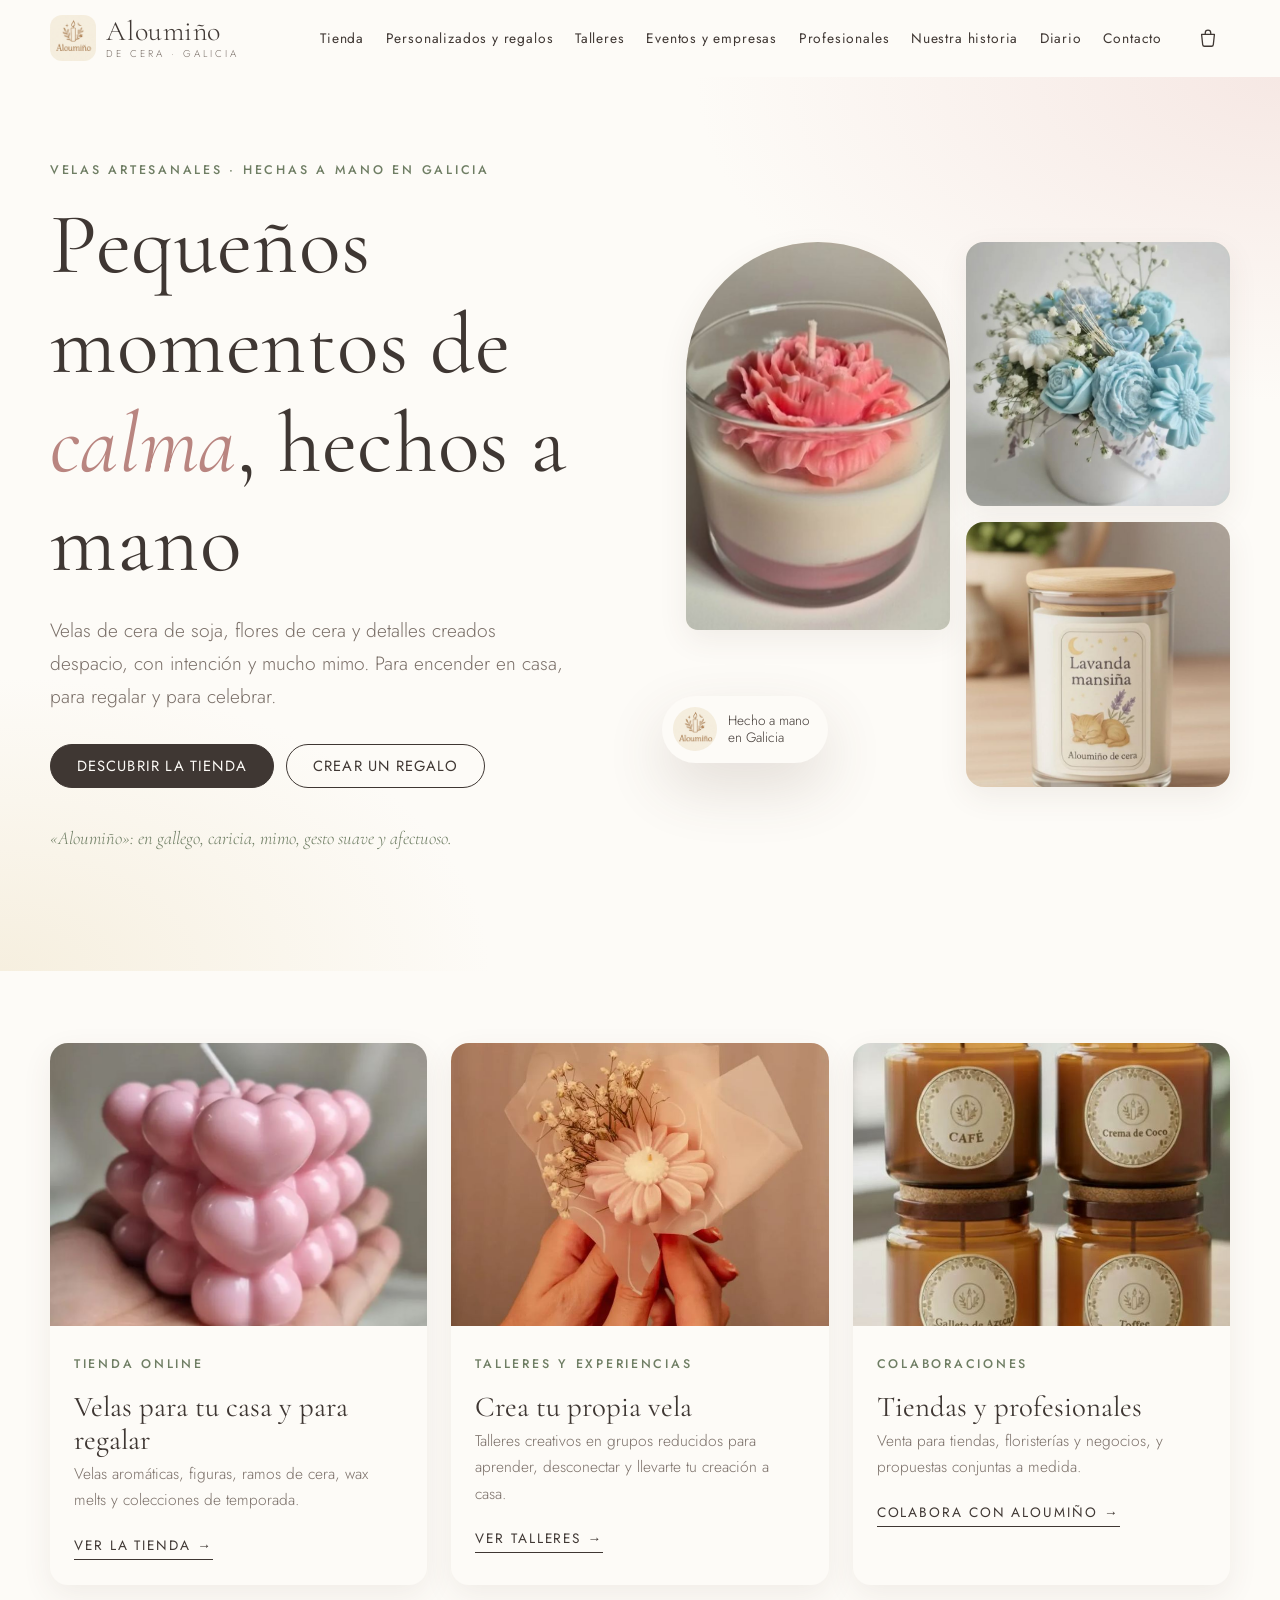
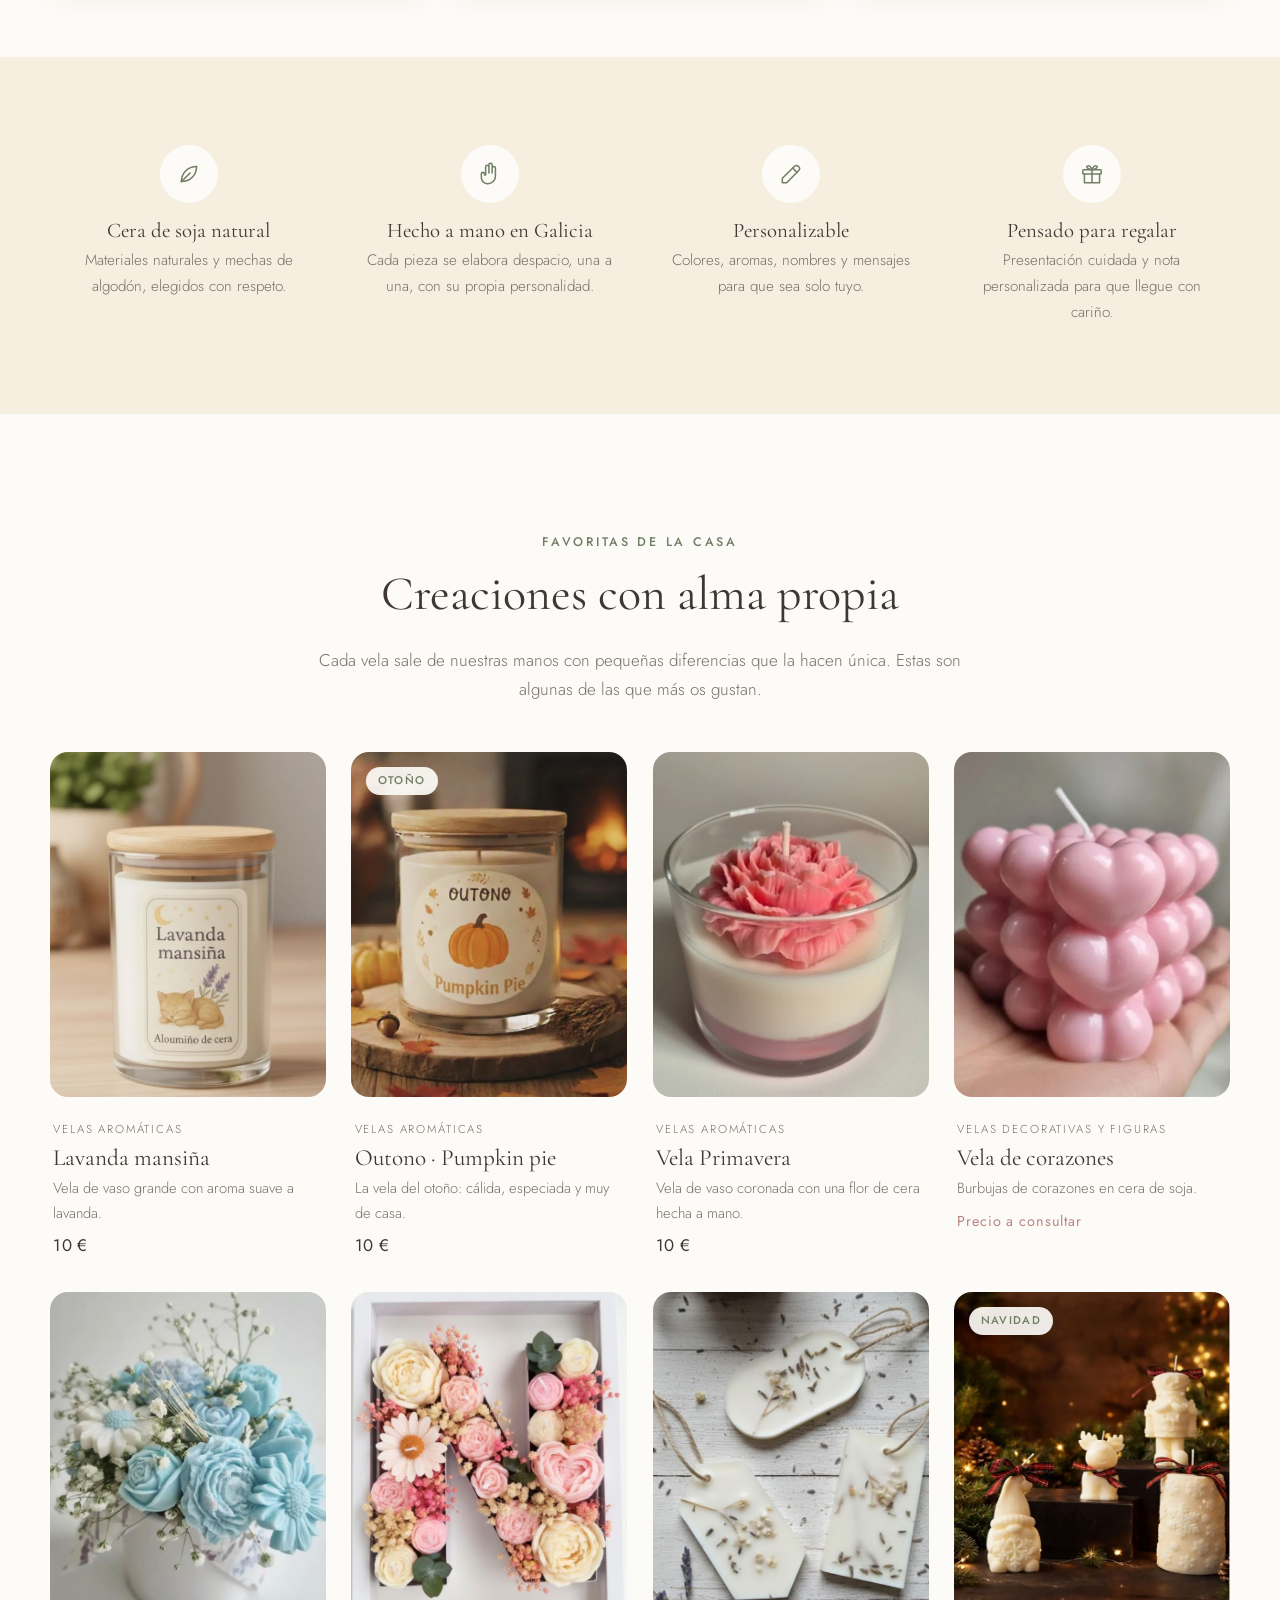
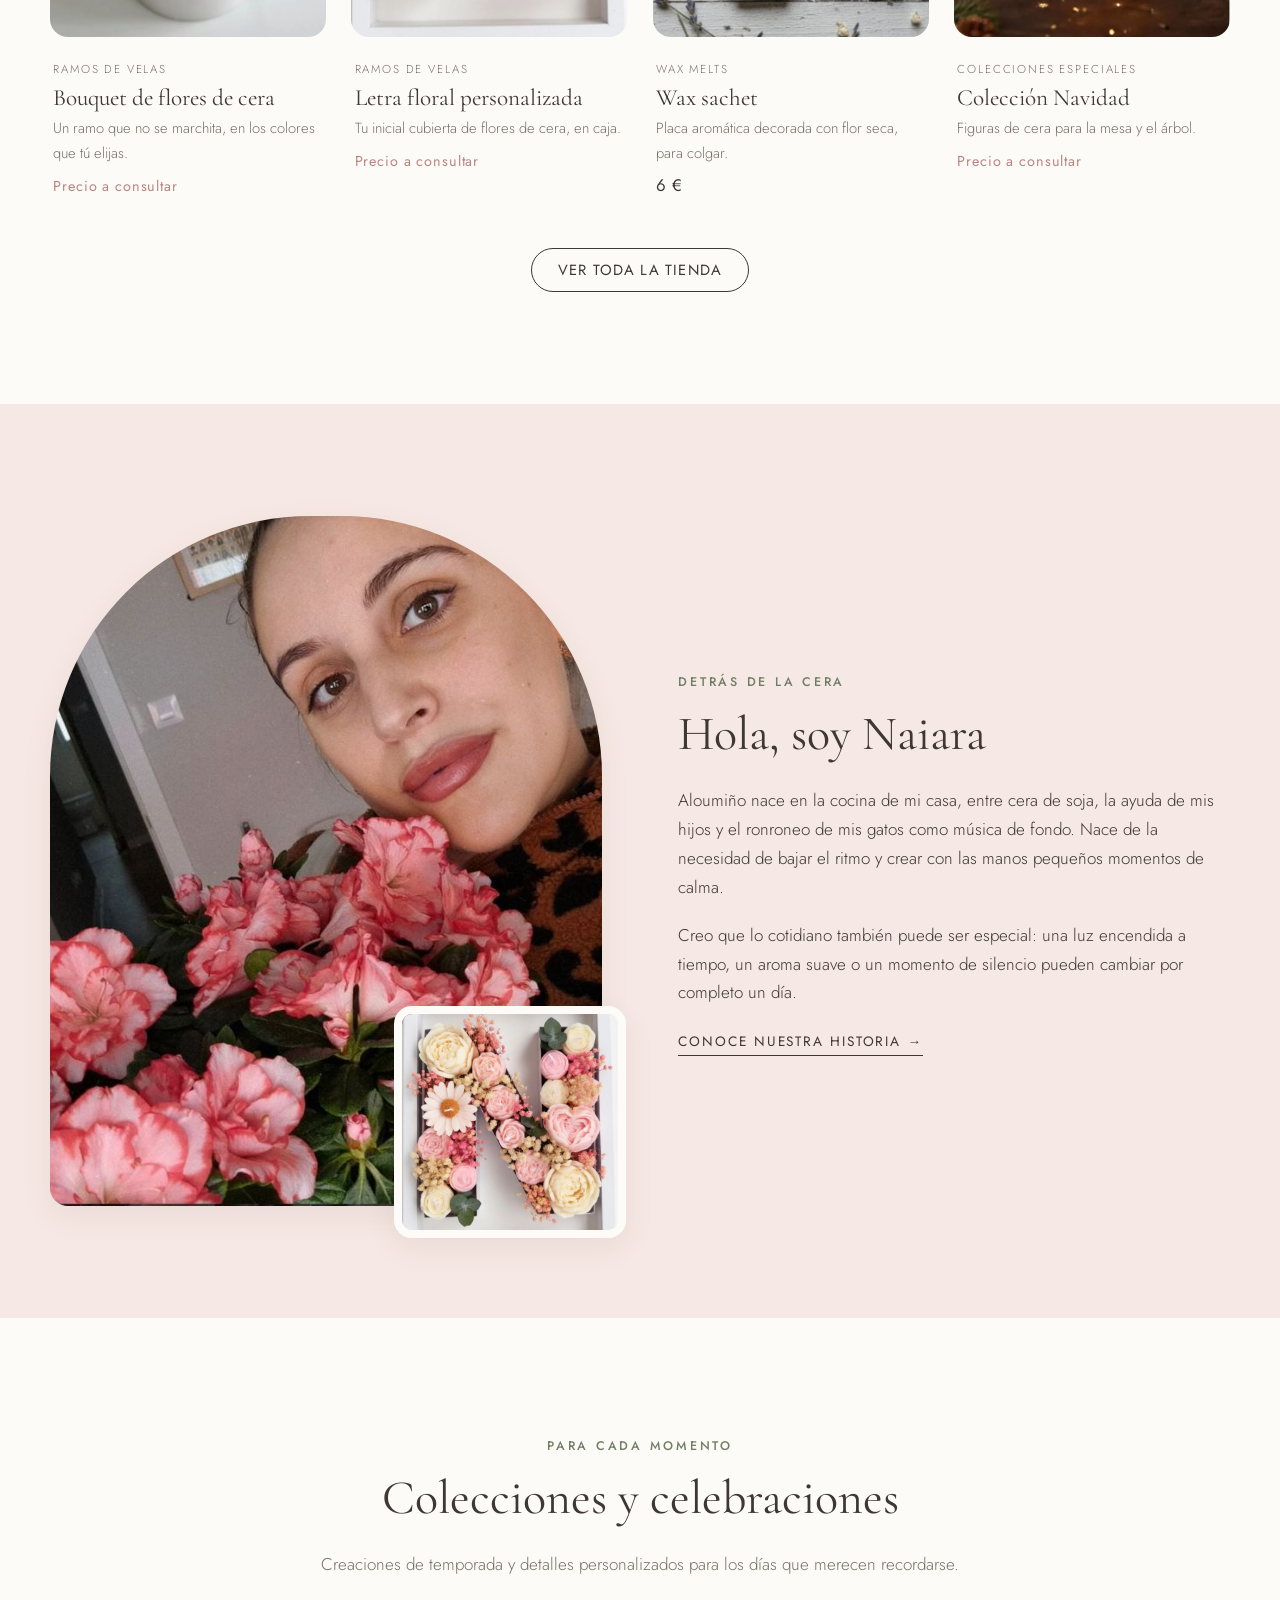
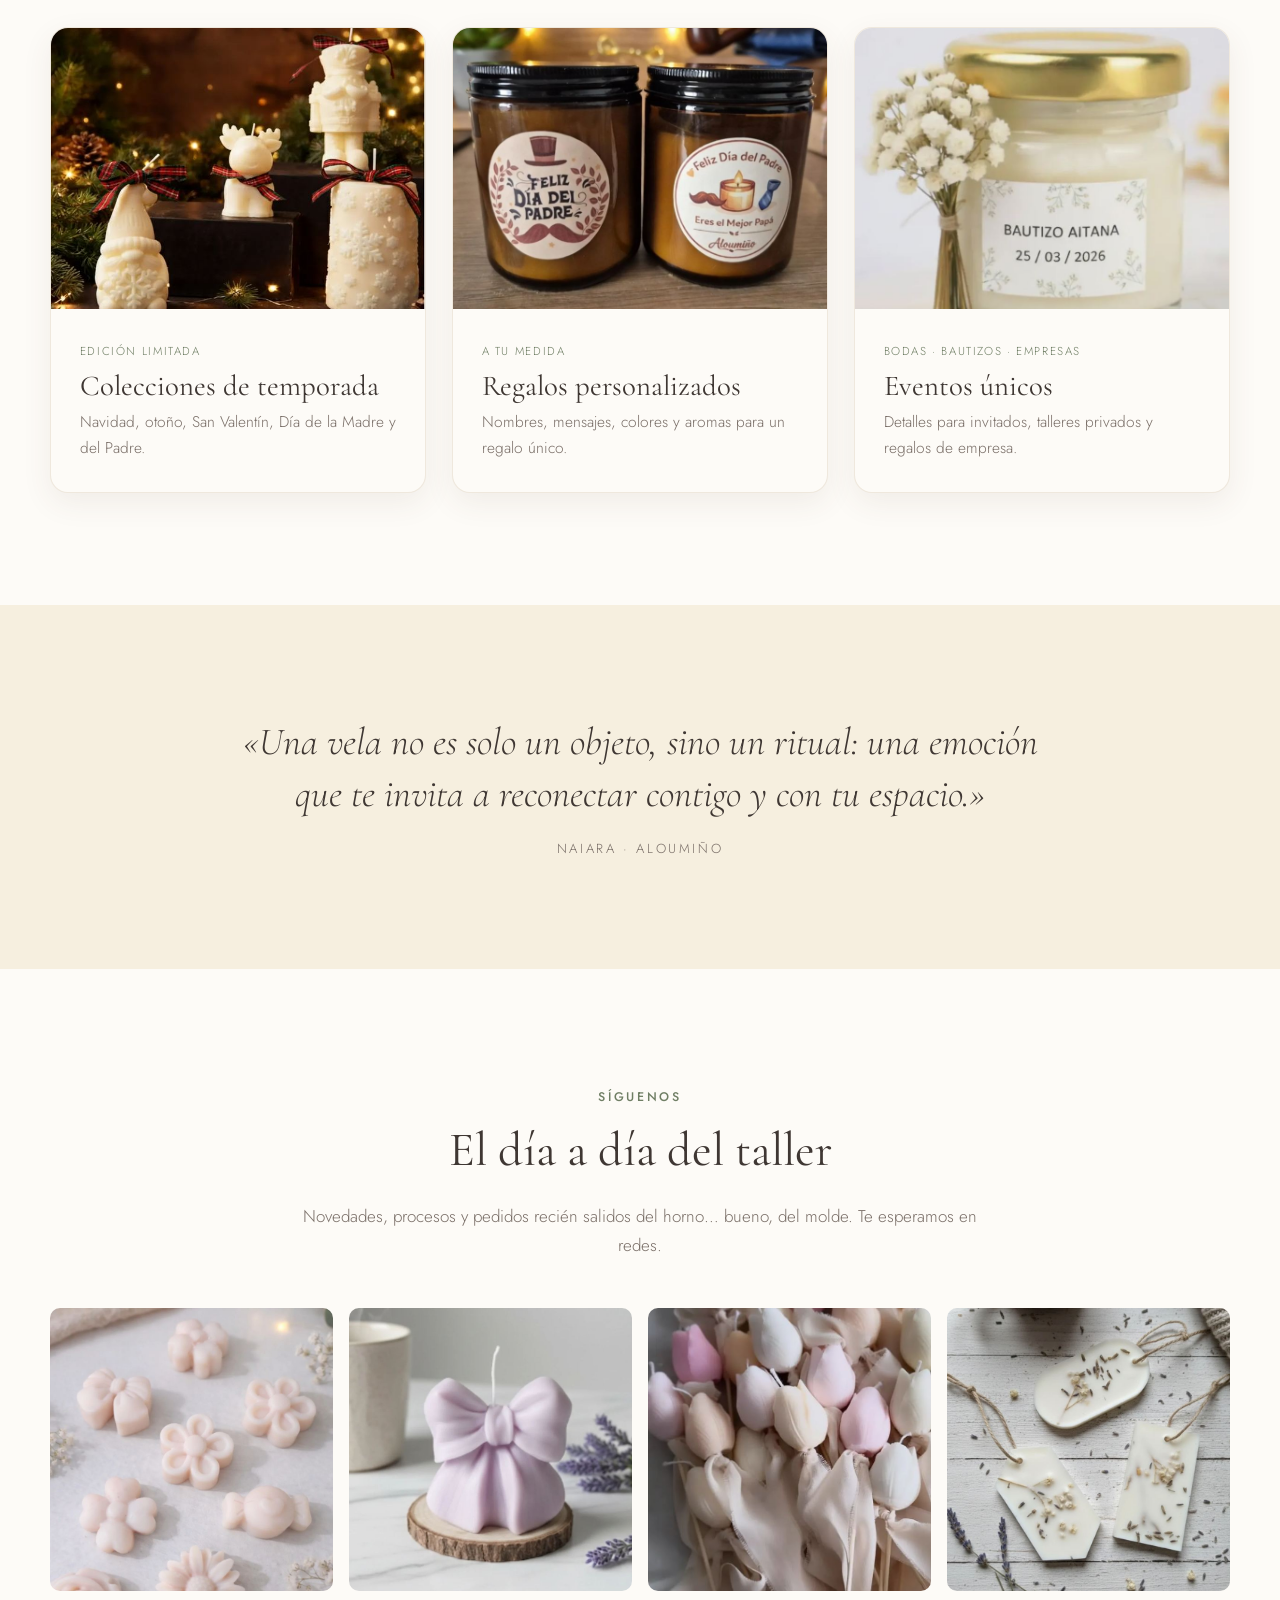
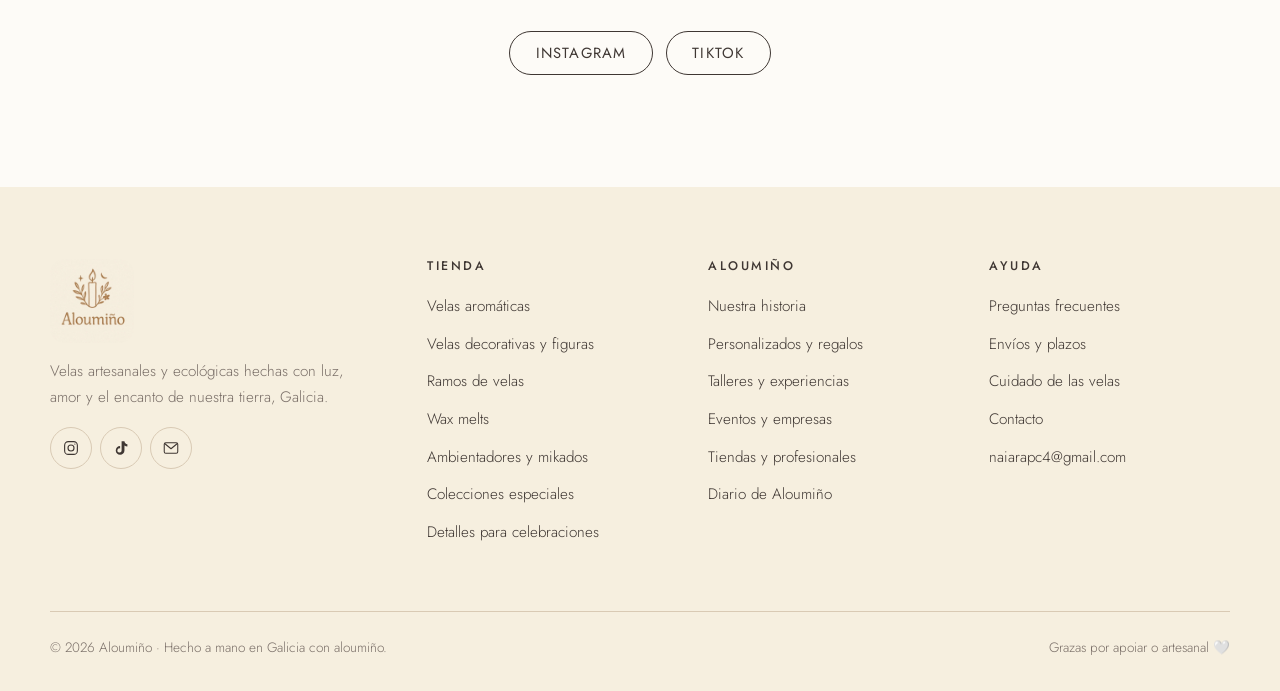
<file: index.html>
﻿<!doctype html>
<html lang="es" class="no-js">
<head>
  <meta charset="utf-8">
  <meta name="viewport" content="width=device-width, initial-scale=1">
  <title>Aloumiño · Velas artesanales hechas a mano en Galicia</title>
  <meta name="description" content="Velas artesanales y ecológicas de cera de soja, ramos de velas, wax melts y regalos personalizados hechos a mano en Galicia. Talleres creativos y colaboraciones.">
  <meta property="og:title" content="Aloumiño · Velas artesanales hechas a mano en Galicia">
  <meta property="og:description" content="Velas artesanales y ecológicas hechas con luz, amor y el encanto de nuestra tierra, Galicia.">
  <meta property="og:image" content="assets/img/vela-primavera.jpg">
  <meta property="og:type" content="website">
  <meta name="theme-color" content="#fdfbf7">
  <link rel="icon" type="image/png" href="assets/img/favicon.png">
  <link rel="apple-touch-icon" href="assets/img/favicon.png">
  <link rel="preconnect" href="https://fonts.googleapis.com">
  <link rel="preconnect" href="https://fonts.gstatic.com" crossorigin>
  <link rel="stylesheet" href="https://fonts.googleapis.com/css2?family=Cormorant+Garamond:ital,wght@0,400;0,500;1,400&family=Jost:wght@300;400;500&display=swap">
  <link rel="stylesheet" href="assets/css/styles.css">
  <script src="assets/js/config.js" defer></script>
  <script src="assets/js/products.js" defer></script>
  <script src="assets/js/main.js" defer></script>
</head>
<body data-page="inicio">
  <a class="skip-link" href="#main">Saltar al contenido</a>
  <header class="site-header" id="site-header"></header>

  <main id="main">
    <!-- Portada -->
    <section class="hero">
      <div class="container hero-grid">
        <div class="reveal">
          <span class="eyebrow">Velas artesanales · Hechas a mano en Galicia</span>
          <h1>Pequeños momentos de <em>calma</em>, hechos a mano</h1>
          <p class="lead">Velas de cera de soja, flores de cera y detalles creados despacio, con intención y mucho mimo. Para encender en casa, para regalar y para celebrar.</p>
          <div class="btn-row">
            <a class="btn" href="tienda.html">Descubrir la tienda</a>
            <a class="btn btn--ghost" href="personalizados.html">Crear un regalo</a>
          </div>
          <p class="hero-quote">«Aloumiño»: en gallego, caricia, mimo, gesto suave y afectuoso.</p>
        </div>
        <div class="hero-collage reveal">
          <figure class="c1"><img src="assets/img/vela-primavera.jpg" alt="Vela de vaso con una flor de cera rosa hecha a mano" width="741" height="799"></figure>
          <figure class="c2"><img src="assets/img/bouquet-azul.jpg" alt="Bouquet de flores de cera en tonos azules y blancos" width="736" height="799"></figure>
          <figure class="c3"><img src="assets/img/vela-lavanda-mansina.jpg" alt="Vela Lavanda mansiña en vaso de cristal con tapa de madera" width="693" height="800"></figure>
          <div class="hero-badge"><img src="assets/img/logo.jpg" alt="">Hecho a mano<br>en Galicia</div>
        </div>
      </div>
    </section>

    <!-- Accesos directos -->
    <section class="section section--tight">
      <div class="container">
        <div class="quick-links">
          <a class="quick-card reveal" href="tienda.html">
            <img src="assets/img/vela-corazones.jpg" alt="Vela decorativa de corazones rosa en la palma de una mano" loading="lazy">
            <div>
              <span class="eyebrow">Tienda online</span>
              <h3>Velas para tu casa y para regalar</h3>
              <p>Velas aromáticas, figuras, ramos de cera, wax melts y colecciones de temporada.</p>
              <span class="link-arrow">Ver la tienda</span>
            </div>
          </a>
          <a class="quick-card reveal" href="talleres.html">
            <img src="assets/img/bouquet-flor.jpg" alt="Manos sosteniendo una flor de cera envuelta con flor seca" loading="lazy">
            <div>
              <span class="eyebrow">Talleres y experiencias</span>
              <h3>Crea tu propia vela</h3>
              <p>Talleres creativos en grupos reducidos para aprender, desconectar y llevarte tu creación a casa.</p>
              <span class="link-arrow">Ver talleres</span>
            </div>
          </a>
          <a class="quick-card reveal" href="colaboraciones.html">
            <img src="assets/img/velas-pequenas.jpg" alt="Velas pequeñas en tarros de cristal ámbar con etiquetas de Aloumiño" loading="lazy">
            <div>
              <span class="eyebrow">Colaboraciones</span>
              <h3>Tiendas y profesionales</h3>
              <p>Venta para tiendas, floristerías y negocios, y propuestas conjuntas a medida.</p>
              <span class="link-arrow">Colabora con Aloumiño</span>
            </div>
          </a>
        </div>
      </div>
    </section>

    <!-- Valores -->
    <section class="section section--cream section--tight">
      <div class="container">
        <div class="values">
          <div class="value reveal">
            <div class="value-icon"><svg viewBox="0 0 24 24" fill="none" stroke="currentColor" stroke-width="1.4" stroke-linecap="round" aria-hidden="true"><path d="M5 19c8 0 14-6 14-14C11 5 5 11 5 19Z"/><path d="M5 19 13 11"/></svg></div>
            <h4>Cera de soja natural</h4>
            <p>Materiales naturales y mechas de algodón, elegidos con respeto.</p>
          </div>
          <div class="value reveal">
            <div class="value-icon"><svg viewBox="0 0 24 24" fill="none" stroke="currentColor" stroke-width="1.4" stroke-linecap="round" stroke-linejoin="round" aria-hidden="true"><path d="M8 13V5.5a1.5 1.5 0 0 1 3 0V11m0-1.5v-6a1.5 1.5 0 0 1 3 0V11m0-4.5a1.5 1.5 0 0 1 3 0V14a7 7 0 0 1-7 7h-.5A6.5 6.5 0 0 1 4 15.5V12a1.5 1.5 0 0 1 3 0v1"/></svg></div>
            <h4>Hecho a mano en Galicia</h4>
            <p>Cada pieza se elabora despacio, una a una, con su propia personalidad.</p>
          </div>
          <div class="value reveal">
            <div class="value-icon"><svg viewBox="0 0 24 24" fill="none" stroke="currentColor" stroke-width="1.4" stroke-linecap="round" stroke-linejoin="round" aria-hidden="true"><path d="M4 20h4L19 9a2.8 2.8 0 0 0-4-4L4 16v4Z"/><path d="m13.5 6.5 4 4"/></svg></div>
            <h4>Personalizable</h4>
            <p>Colores, aromas, nombres y mensajes para que sea solo tuyo.</p>
          </div>
          <div class="value reveal">
            <div class="value-icon"><svg viewBox="0 0 24 24" fill="none" stroke="currentColor" stroke-width="1.4" stroke-linecap="round" stroke-linejoin="round" aria-hidden="true"><rect x="3.5" y="8" width="17" height="4" rx="1"/><path d="M5 12v8h14v-8M12 8v12M12 8S10.5 3.5 8 4.5 9 8 12 8Zm0 0s1.5-4.5 4-3.5S15 8 12 8Z"/></svg></div>
            <h4>Pensado para regalar</h4>
            <p>Presentación cuidada y nota personalizada para que llegue con cariño.</p>
          </div>
        </div>
      </div>
    </section>

    <!-- Destacados -->
    <section class="section">
      <div class="container">
        <div class="section-head reveal">
          <span class="eyebrow">Favoritas de la casa</span>
          <h2>Creaciones con alma propia</h2>
          <p>Cada vela sale de nuestras manos con pequeñas diferencias que la hacen única. Estas son algunas de las que más os gustan.</p>
        </div>
        <div class="product-grid" data-products="featured" data-limit="8"></div>
        <div class="center" style="margin-top:3rem"><a class="btn btn--ghost" href="tienda.html">Ver toda la tienda</a></div>
      </div>
    </section>

    <!-- Historia -->
    <section class="section section--rose">
      <div class="container split">
        <div class="split-media reveal">
          <img class="arch" src="assets/img/naiara.jpg" alt="Naiara, creadora de Aloumiño, sonriendo junto a unas flores rosas" loading="lazy">
          <img class="floating" src="assets/img/letra-personalizada.jpg" alt="Letra N cubierta de flores de cera" loading="lazy">
        </div>
        <div class="reveal">
          <span class="eyebrow">Detrás de la cera</span>
          <h2>Hola, soy Naiara</h2>
          <p>Aloumiño nace en la cocina de mi casa, entre cera de soja, la ayuda de mis hijos y el ronroneo de mis gatos como música de fondo. Nace de la necesidad de bajar el ritmo y crear con las manos pequeños momentos de calma.</p>
          <p>Creo que lo cotidiano también puede ser especial: una luz encendida a tiempo, un aroma suave o un momento de silencio pueden cambiar por completo un día.</p>
          <a class="link-arrow" href="historia.html">Conoce nuestra historia</a>
        </div>
      </div>
    </section>

    <!-- Colecciones -->
    <section class="section">
      <div class="container">
        <div class="section-head reveal">
          <span class="eyebrow">Para cada momento</span>
          <h2>Colecciones y celebraciones</h2>
          <p>Creaciones de temporada y detalles personalizados para los días que merecen recordarse.</p>
        </div>
        <div class="cards">
          <a class="card card--image quick-card reveal" href="tienda.html?cat=temporada">
            <img src="assets/img/coleccion-navidad.jpg" alt="Figuras navideñas de cera blanca: gnomo, reno y árbol" loading="lazy">
            <div class="card-content"><span class="tag">Edición limitada</span><h3>Colecciones de temporada</h3><p>Navidad, otoño, San Valentín, Día de la Madre y del Padre.</p></div>
          </a>
          <a class="card card--image quick-card reveal" href="personalizados.html">
            <img src="assets/img/velas-dia-del-padre.jpg" alt="Velas en tarro ámbar con etiquetas del Día del Padre" loading="lazy">
            <div class="card-content"><span class="tag">A tu medida</span><h3>Regalos personalizados</h3><p>Nombres, mensajes, colores y aromas para un regalo único.</p></div>
          </a>
          <a class="card card--image quick-card reveal" href="eventos.html">
            <img src="assets/img/detalle-bautizo.jpg" alt="Vela recuerdo personalizada para un bautizo" loading="lazy">
            <div class="card-content"><span class="tag">Bodas · Bautizos · Empresas</span><h3>Eventos únicos</h3><p>Detalles para invitados, talleres privados y regalos de empresa.</p></div>
          </a>
        </div>
      </div>
    </section>

    <!-- Cita -->
    <section class="section section--cream">
      <div class="container">
        <blockquote class="quote-block reveal">
          «Una vela no es solo un objeto, sino un ritual: una emoción que te invita a reconectar contigo y con tu espacio.»
          <cite>Naiara · Aloumiño</cite>
        </blockquote>
      </div>
    </section>

    <!-- Instagram -->
    <section class="section">
      <div class="container">
        <div class="section-head reveal">
          <span class="eyebrow">Síguenos</span>
          <h2>El día a día del taller</h2>
          <p>Novedades, procesos y pedidos recién salidos del horno… bueno, del molde. Te esperamos en redes.</p>
        </div>
        <div class="gallery-strip reveal">
          <img src="assets/img/wax-melts-flores.jpg" alt="Wax melts con forma de flor en tonos rosa" loading="lazy">
          <img src="assets/img/vela-lazo.jpg" alt="Vela decorativa con forma de lazo lila" loading="lazy">
          <img src="assets/img/ramo-tulipanes.jpg" alt="Ramo de tulipanes de cera" loading="lazy">
          <img src="assets/img/wax-sachet.jpg" alt="Wax sachets decorados con lavanda" loading="lazy">
        </div>
        <div class="btn-row center" style="margin-top:2.5rem">
          <span data-config-wrap><a class="btn btn--ghost" data-config-instagram target="_blank" rel="noopener">Instagram</a></span>
          <span data-config-wrap><a class="btn btn--ghost" data-config-tiktok target="_blank" rel="noopener">TikTok</a></span>
        </div>
      </div>
    </section>
  </main>

  <footer class="site-footer" id="site-footer"></footer>
</body>
</html>
</file>
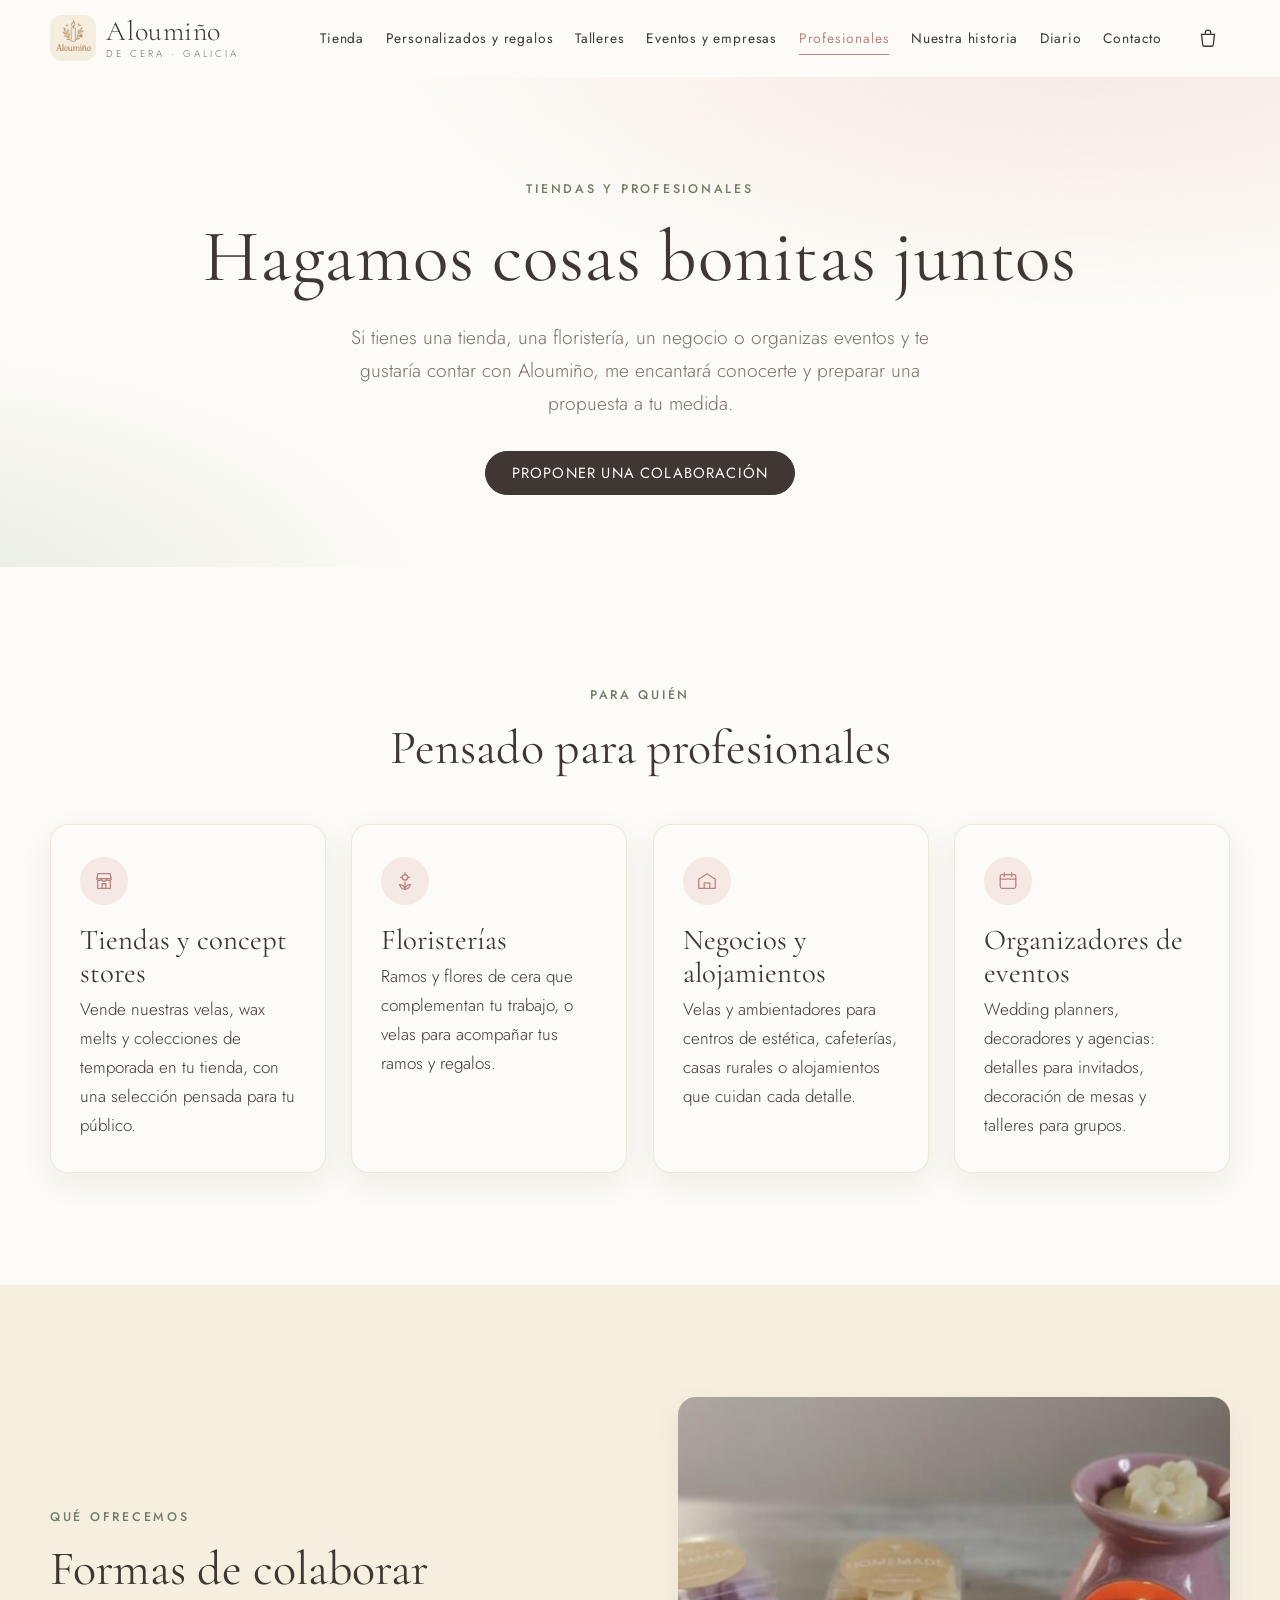
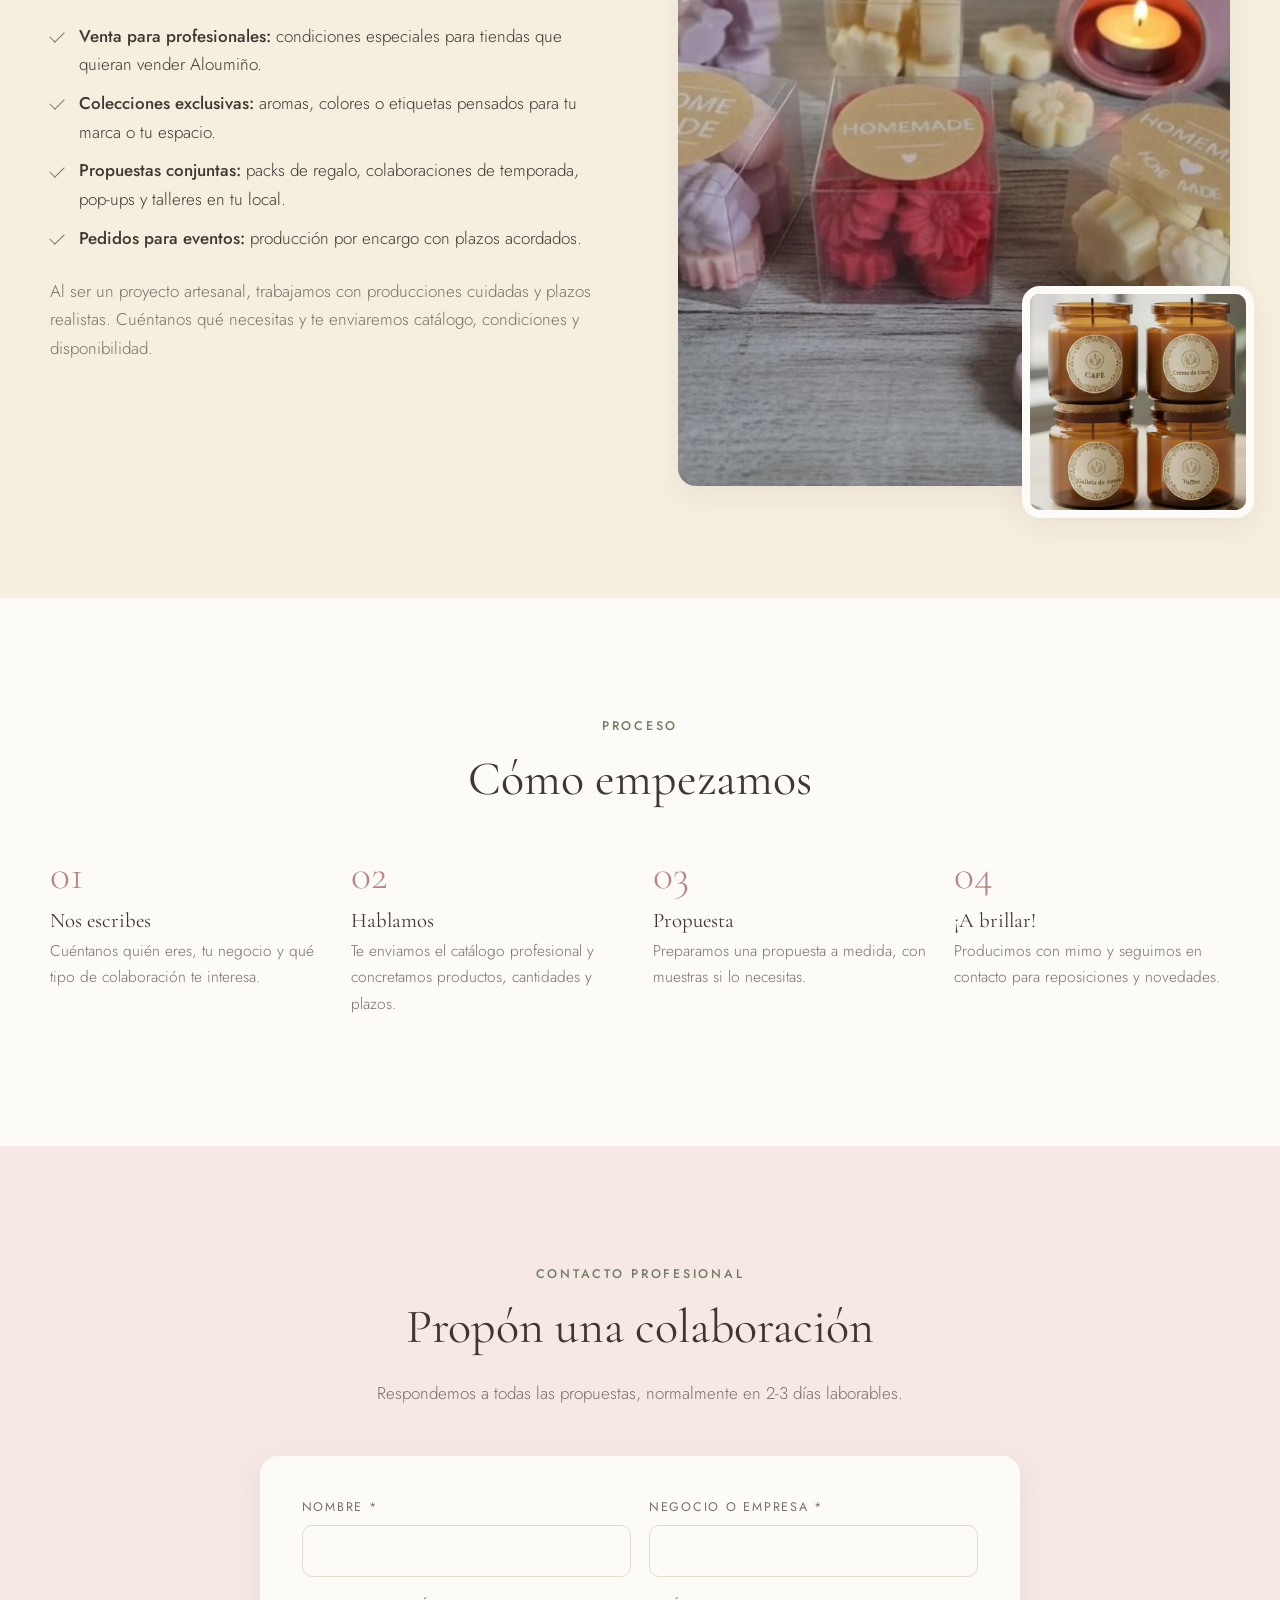
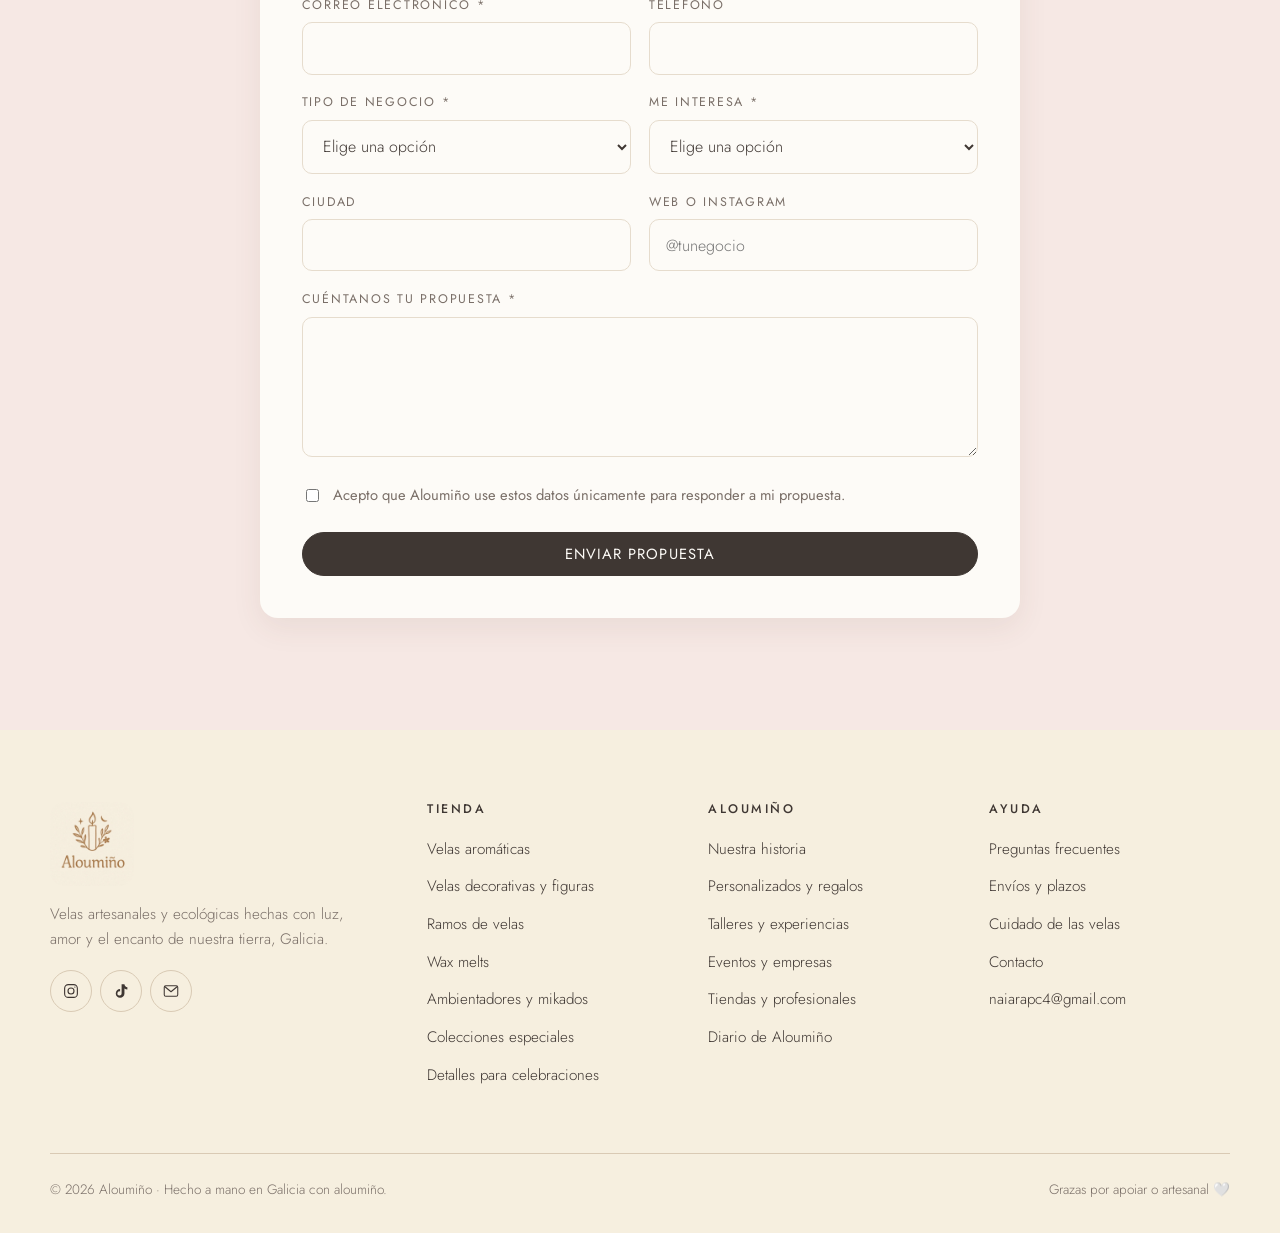
<file: colaboraciones.html>
<!doctype html>
<html lang="es" class="no-js">
<head>
  <meta charset="utf-8">
  <meta name="viewport" content="width=device-width, initial-scale=1">
  <title>Colaboraciones para tiendas y profesionales · Aloumiño</title>
  <meta name="description" content="Colabora con Aloumiño: velas artesanales para tiendas, floristerías, negocios, alojamientos y organizadores de eventos. Venta para profesionales y propuestas conjuntas.">
  <meta property="og:title" content="Colaboraciones para tiendas y profesionales · Aloumiño">
  <meta property="og:image" content="assets/img/velas-pequenas.jpg">
  <meta name="theme-color" content="#fdfbf7">
  <link rel="icon" type="image/png" href="assets/img/favicon.png">
  <link rel="preconnect" href="https://fonts.googleapis.com">
  <link rel="preconnect" href="https://fonts.gstatic.com" crossorigin>
  <link rel="stylesheet" href="https://fonts.googleapis.com/css2?family=Cormorant+Garamond:ital,wght@0,400;0,500;1,400&family=Jost:wght@300;400;500&display=swap">
  <link rel="stylesheet" href="assets/css/styles.css">
  <script src="assets/js/config.js" defer></script>
  <script src="assets/js/products.js" defer></script>
  <script src="assets/js/main.js" defer></script>
</head>
<body data-page="colaboraciones">
  <a class="skip-link" href="#main">Saltar al contenido</a>
  <header class="site-header" id="site-header"></header>

  <main id="main">
    <section class="page-hero">
      <div class="container">
        <span class="eyebrow">Tiendas y profesionales</span>
        <h1>Hagamos cosas bonitas juntos</h1>
        <p class="lead">Si tienes una tienda, una floristería, un negocio o organizas eventos y te gustaría contar con Aloumiño, me encantará conocerte y preparar una propuesta a tu medida.</p>
        <div class="btn-row center" style="margin-top:2rem"><a class="btn" href="#formulario">Proponer una colaboración</a></div>
      </div>
    </section>

    <section class="section">
      <div class="container">
        <div class="section-head reveal">
          <span class="eyebrow">Para quién</span>
          <h2>Pensado para profesionales</h2>
        </div>
        <div class="cards">
          <div class="card reveal">
            <div class="card-icon"><svg viewBox="0 0 24 24" fill="none" stroke="currentColor" stroke-width="1.4" stroke-linejoin="round" aria-hidden="true"><path d="M4 9.5 5.5 4h13L20 9.5M4 9.5h16M4 9.5a2.7 2.7 0 0 0 5.3 0 2.7 2.7 0 0 0 5.4 0 2.7 2.7 0 0 0 5.3 0M5 12v8h14v-8M10 20v-5h4v5"/></svg></div>
            <h3>Tiendas y concept stores</h3>
            <p>Vende nuestras velas, wax melts y colecciones de temporada en tu tienda, con una selección pensada para tu público.</p>
          </div>
          <div class="card reveal">
            <div class="card-icon"><svg viewBox="0 0 24 24" fill="none" stroke="currentColor" stroke-width="1.4" stroke-linecap="round" aria-hidden="true"><circle cx="12" cy="8" r="3"/><path d="M12 5V3M12 13v8M9 8H7M17 8h-2M12 21c-3 0-5-2-6-5 3 0 5 1.5 6 5Zm0 0c3 0 5-2 6-5-3 0-5 1.5-6 5Z"/></svg></div>
            <h3>Floristerías</h3>
            <p>Ramos y flores de cera que complementan tu trabajo, o velas para acompañar tus ramos y regalos.</p>
          </div>
          <div class="card reveal">
            <div class="card-icon"><svg viewBox="0 0 24 24" fill="none" stroke="currentColor" stroke-width="1.4" stroke-linejoin="round" aria-hidden="true"><path d="M3 20V10l9-6 9 6v10H3Z"/><path d="M9 20v-6h6v6"/></svg></div>
            <h3>Negocios y alojamientos</h3>
            <p>Velas y ambientadores para centros de estética, cafeterías, casas rurales o alojamientos que cuidan cada detalle.</p>
          </div>
          <div class="card reveal">
            <div class="card-icon"><svg viewBox="0 0 24 24" fill="none" stroke="currentColor" stroke-width="1.4" stroke-linecap="round" stroke-linejoin="round" aria-hidden="true"><rect x="3.5" y="5" width="17" height="15" rx="2"/><path d="M3.5 10h17M8 3v4M16 3v4"/></svg></div>
            <h3>Organizadores de eventos</h3>
            <p>Wedding planners, decoradores y agencias: detalles para invitados, decoración de mesas y talleres para grupos.</p>
          </div>
        </div>
      </div>
    </section>

    <section class="section section--cream">
      <div class="container split split--reverse">
        <div class="split-media reveal">
          <img src="assets/img/pack-quemador.jpg" alt="Pack de wax melts en cajitas junto a un quemador de cerámica" style="aspect-ratio:4/5" loading="lazy">
          <img class="floating" src="assets/img/velas-pequenas.jpg" alt="Velas pequeñas en tarros ámbar" loading="lazy">
        </div>
        <div class="reveal">
          <span class="eyebrow">Qué ofrecemos</span>
          <h2>Formas de colaborar</h2>
          <ul class="check-list">
            <li><strong>Venta para profesionales:</strong> condiciones especiales para tiendas que quieran vender Aloumiño.</li>
            <li><strong>Colecciones exclusivas:</strong> aromas, colores o etiquetas pensados para tu marca o tu espacio.</li>
            <li><strong>Propuestas conjuntas:</strong> packs de regalo, colaboraciones de temporada, pop-ups y talleres en tu local.</li>
            <li><strong>Pedidos para eventos:</strong> producción por encargo con plazos acordados.</li>
          </ul>
          <p class="muted">Al ser un proyecto artesanal, trabajamos con producciones cuidadas y plazos realistas. Cuéntanos qué necesitas y te enviaremos catálogo, condiciones y disponibilidad.</p>
        </div>
      </div>
    </section>

    <section class="section">
      <div class="container">
        <div class="section-head reveal">
          <span class="eyebrow">Proceso</span>
          <h2>Cómo empezamos</h2>
        </div>
        <div class="steps">
          <div class="step reveal"><h4>Nos escribes</h4><p>Cuéntanos quién eres, tu negocio y qué tipo de colaboración te interesa.</p></div>
          <div class="step reveal"><h4>Hablamos</h4><p>Te enviamos el catálogo profesional y concretamos productos, cantidades y plazos.</p></div>
          <div class="step reveal"><h4>Propuesta</h4><p>Preparamos una propuesta a medida, con muestras si lo necesitas.</p></div>
          <div class="step reveal"><h4>¡A brillar!</h4><p>Producimos con mimo y seguimos en contacto para reposiciones y novedades.</p></div>
        </div>
      </div>
    </section>

    <section class="section section--rose" id="formulario">
      <div class="container narrow">
        <div class="section-head reveal">
          <span class="eyebrow">Contacto profesional</span>
          <h2>Propón una colaboración</h2>
          <p>Respondemos a todas las propuestas, normalmente en 2-3 días laborables.</p>
        </div>
        <form class="form form-card reveal" data-form="Colaboración profesional" novalidate>
          <div class="hp" aria-hidden="true"><label for="cb-gotcha">No rellenar</label><input class="hp-input" type="text" id="cb-gotcha" name="_gotcha" tabindex="-1" autocomplete="off"></div>
          <div class="form-row">
            <div><label for="cb-nombre">Nombre *</label><input type="text" id="cb-nombre" name="nombre" autocomplete="name" required></div>
            <div><label for="cb-empresa">Negocio o empresa *</label><input type="text" id="cb-empresa" name="empresa" autocomplete="organization" required></div>
          </div>
          <div class="form-row">
            <div><label for="cb-email">Correo electrónico *</label><input type="email" id="cb-email" name="email" autocomplete="email" required></div>
            <div><label for="cb-telefono">Teléfono</label><input type="tel" id="cb-telefono" name="telefono" autocomplete="tel"></div>
          </div>
          <div class="form-row">
            <div>
              <label for="cb-tipo">Tipo de negocio *</label>
              <select id="cb-tipo" name="tipo" required>
                <option value="">Elige una opción</option>
                <option>Tienda / concept store</option>
                <option>Floristería</option>
                <option>Centro de estética o bienestar</option>
                <option>Hostelería o alojamiento</option>
                <option>Organización de eventos</option>
                <option>Otro</option>
              </select>
            </div>
            <div>
              <label for="cb-colaboracion">Me interesa *</label>
              <select id="cb-colaboracion" name="colaboracion" required>
                <option value="">Elige una opción</option>
                <option>Vender productos de Aloumiño</option>
                <option>Colección exclusiva o personalizada</option>
                <option>Propuesta conjunta / pop-up / taller</option>
                <option>Pedido para un evento</option>
                <option>Otra idea</option>
              </select>
            </div>
          </div>
          <div class="form-row">
            <div><label for="cb-ciudad">Ciudad</label><input type="text" id="cb-ciudad" name="ciudad" autocomplete="address-level2"></div>
            <div><label for="cb-web">Web o Instagram</label><input type="text" id="cb-web" name="web" placeholder="@tunegocio"></div>
          </div>
          <div><label for="cb-mensaje">Cuéntanos tu propuesta *</label><textarea id="cb-mensaje" name="mensaje" required></textarea></div>
          <label class="checkbox"><input type="checkbox" name="privacidad" required> Acepto que Aloumiño use estos datos únicamente para responder a mi propuesta.</label>
          <button class="btn" type="submit">Enviar propuesta</button>
          <p class="form-status" role="status" hidden></p>
        </form>
      </div>
    </section>
  </main>

  <footer class="site-footer" id="site-footer"></footer>
</body>
</html>
</file>
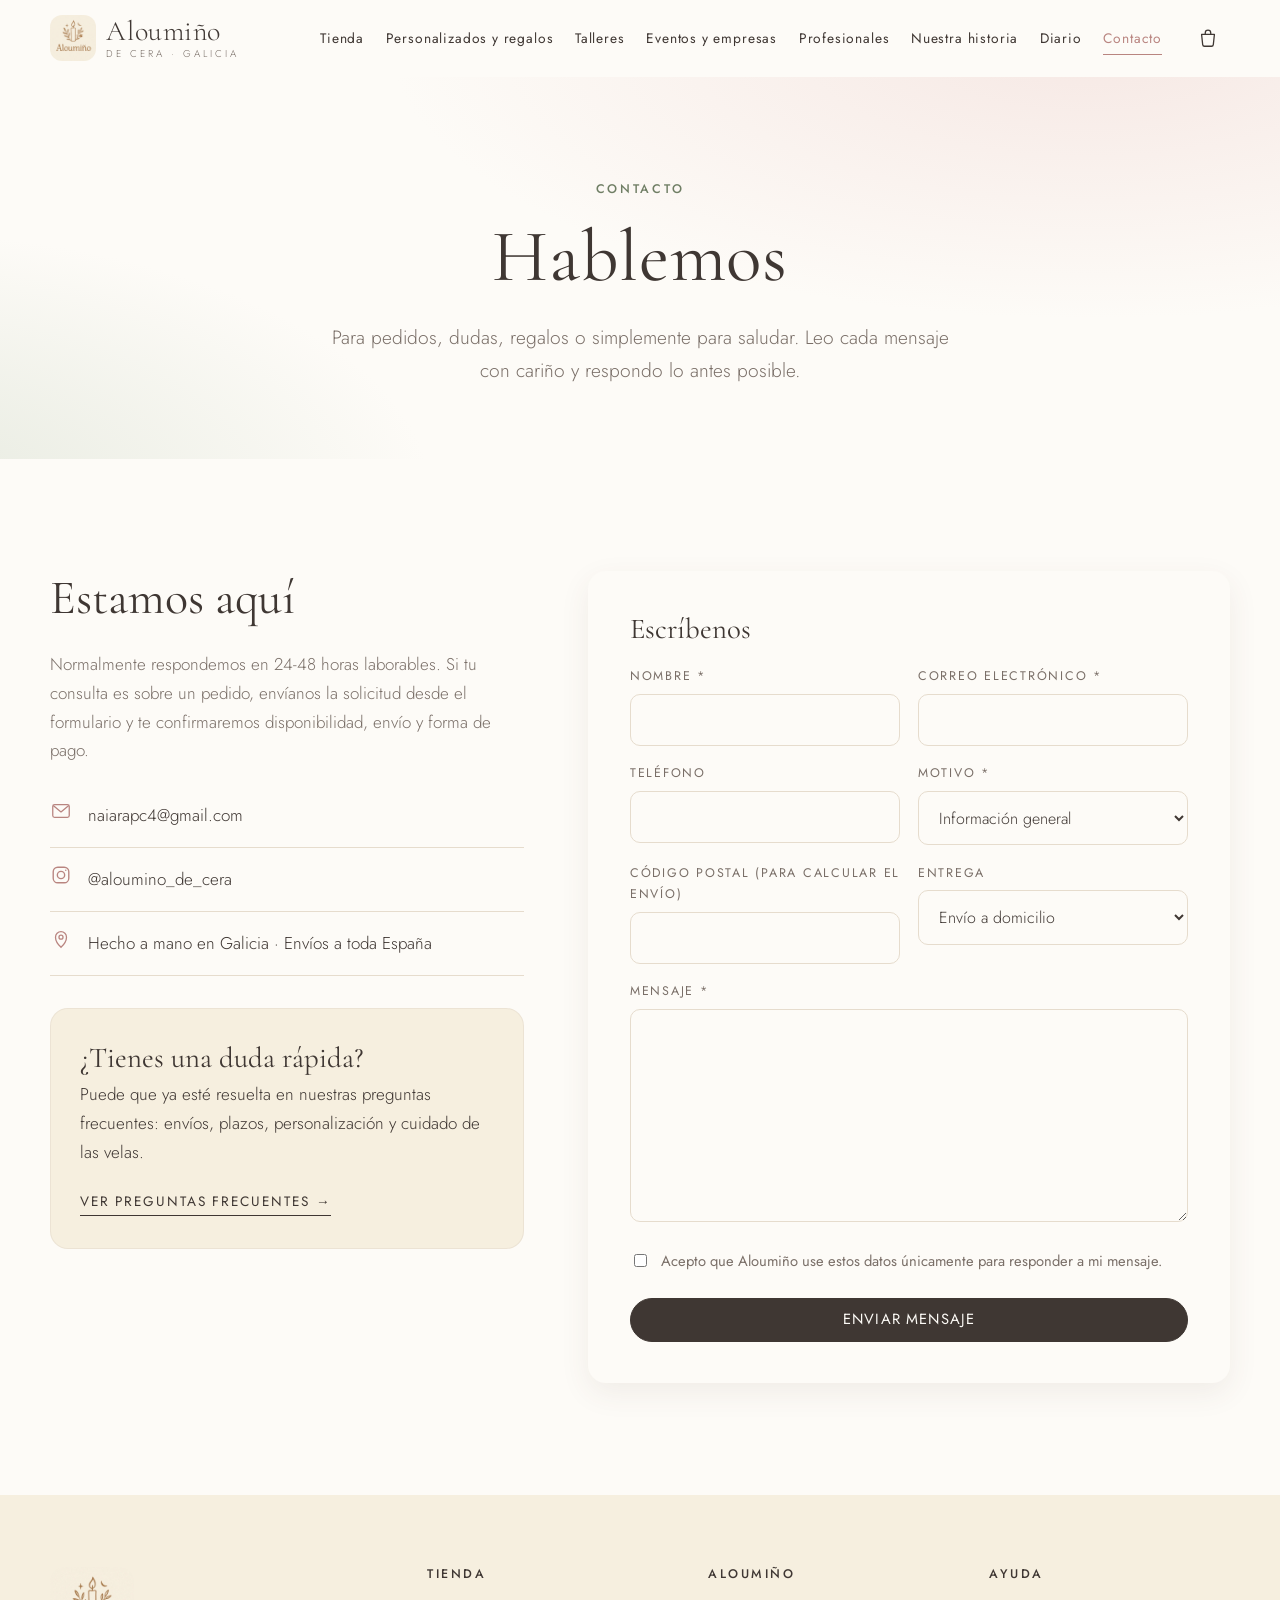
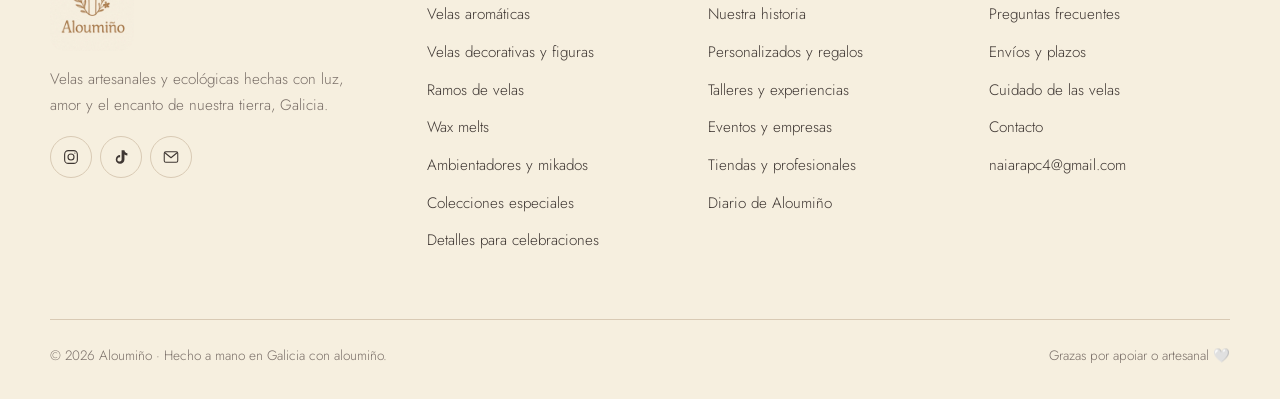
<file: contacto.html>
<!doctype html>
<html lang="es" class="no-js">
<head>
  <meta charset="utf-8">
  <meta name="viewport" content="width=device-width, initial-scale=1">
  <title>Contacto · Aloumiño</title>
  <meta name="description" content="Escríbenos para pedidos, regalos personalizados, talleres o colaboraciones. Aloumiño, velas artesanales hechas a mano en Galicia.">
  <meta property="og:title" content="Contacto · Aloumiño">
  <meta property="og:image" content="assets/img/logo.jpg">
  <meta name="theme-color" content="#fdfbf7">
  <link rel="icon" type="image/png" href="assets/img/favicon.png">
  <link rel="preconnect" href="https://fonts.googleapis.com">
  <link rel="preconnect" href="https://fonts.gstatic.com" crossorigin>
  <link rel="stylesheet" href="https://fonts.googleapis.com/css2?family=Cormorant+Garamond:ital,wght@0,400;0,500;1,400&family=Jost:wght@300;400;500&display=swap">
  <link rel="stylesheet" href="assets/css/styles.css">
  <script src="assets/js/config.js" defer></script>
  <script src="assets/js/products.js" defer></script>
  <script src="assets/js/main.js" defer></script>
</head>
<body data-page="contacto">
  <a class="skip-link" href="#main">Saltar al contenido</a>
  <header class="site-header" id="site-header"></header>

  <main id="main">
    <section class="page-hero">
      <div class="container">
        <span class="eyebrow">Contacto</span>
        <h1>Hablemos</h1>
        <p class="lead">Para pedidos, dudas, regalos o simplemente para saludar. Leo cada mensaje con cariño y respondo lo antes posible.</p>
      </div>
    </section>

    <section class="section" id="formulario">
      <div class="container contact-grid">
        <div class="reveal">
          <h2>Estamos aquí</h2>
          <p class="muted">Normalmente respondemos en 24-48 horas laborables. Si tu consulta es sobre un pedido, envíanos la solicitud desde el formulario y te confirmaremos disponibilidad, envío y forma de pago.</p>
          <ul class="contact-list">
            <li data-config-wrap><span data-icon="mail"></span><a data-config-email></a></li>
            <li data-config-wrap><span data-icon="instagram"></span><a data-config-instagram target="_blank" rel="noopener"></a></li>
            <li><span data-icon="pin"></span><span>Hecho a mano en Galicia · Envíos a toda España</span></li>
          </ul>
          <div class="card" style="background:var(--cream);box-shadow:none">
            <h3>¿Tienes una duda rápida?</h3>
            <p>Puede que ya esté resuelta en nuestras preguntas frecuentes: envíos, plazos, personalización y cuidado de las velas.</p>
            <a class="link-arrow" href="faq.html">Ver preguntas frecuentes</a>
          </div>
        </div>

        <form class="form form-card reveal" data-form="Contacto web" novalidate>
          <h3>Escríbenos</h3>
          <div class="hp" aria-hidden="true"><label for="ct-gotcha">No rellenar</label><input class="hp-input" type="text" id="ct-gotcha" name="_gotcha" tabindex="-1" autocomplete="off"></div>
          <div class="form-row">
            <div><label for="ct-nombre">Nombre *</label><input type="text" id="ct-nombre" name="nombre" autocomplete="name" required></div>
            <div><label for="ct-email">Correo electrónico *</label><input type="email" id="ct-email" name="email" autocomplete="email" required></div>
          </div>
          <div class="form-row">
            <div><label for="ct-telefono">Teléfono</label><input type="tel" id="ct-telefono" name="telefono" autocomplete="tel"></div>
            <div>
              <label for="ct-motivo">Motivo *</label>
              <select id="ct-motivo" name="motivo" required>
                <option value="informacion">Información general</option>
                <option value="pedido">Pedido de la tienda</option>
                <option value="personalizado">Pedido personalizado o regalo</option>
                <option value="taller">Talleres</option>
                <option value="colaboracion">Colaboración profesional</option>
                <option value="evento">Eventos y empresas</option>
                <option value="otro">Otro</option>
              </select>
            </div>
          </div>
          <div class="form-row">
            <div><label for="ct-cp">Código postal (para calcular el envío)</label><input type="text" id="ct-cp" name="codigo_postal" autocomplete="postal-code" inputmode="numeric"></div>
            <div>
              <label for="ct-entrega">Entrega</label>
              <select id="ct-entrega" name="entrega">
                <option>Envío a domicilio</option>
                <option>Recogida en mano (a convenir)</option>
              </select>
            </div>
          </div>
          <div><label for="ct-mensaje">Mensaje *</label><textarea id="ct-mensaje" name="mensaje" rows="8" required></textarea></div>
          <label class="checkbox"><input type="checkbox" name="privacidad" required> Acepto que Aloumiño use estos datos únicamente para responder a mi mensaje.</label>
          <button class="btn" type="submit">Enviar mensaje</button>
          <p class="form-status" role="status" hidden></p>
        </form>
      </div>
    </section>
  </main>

  <footer class="site-footer" id="site-footer"></footer>
</body>
</html>
</file>
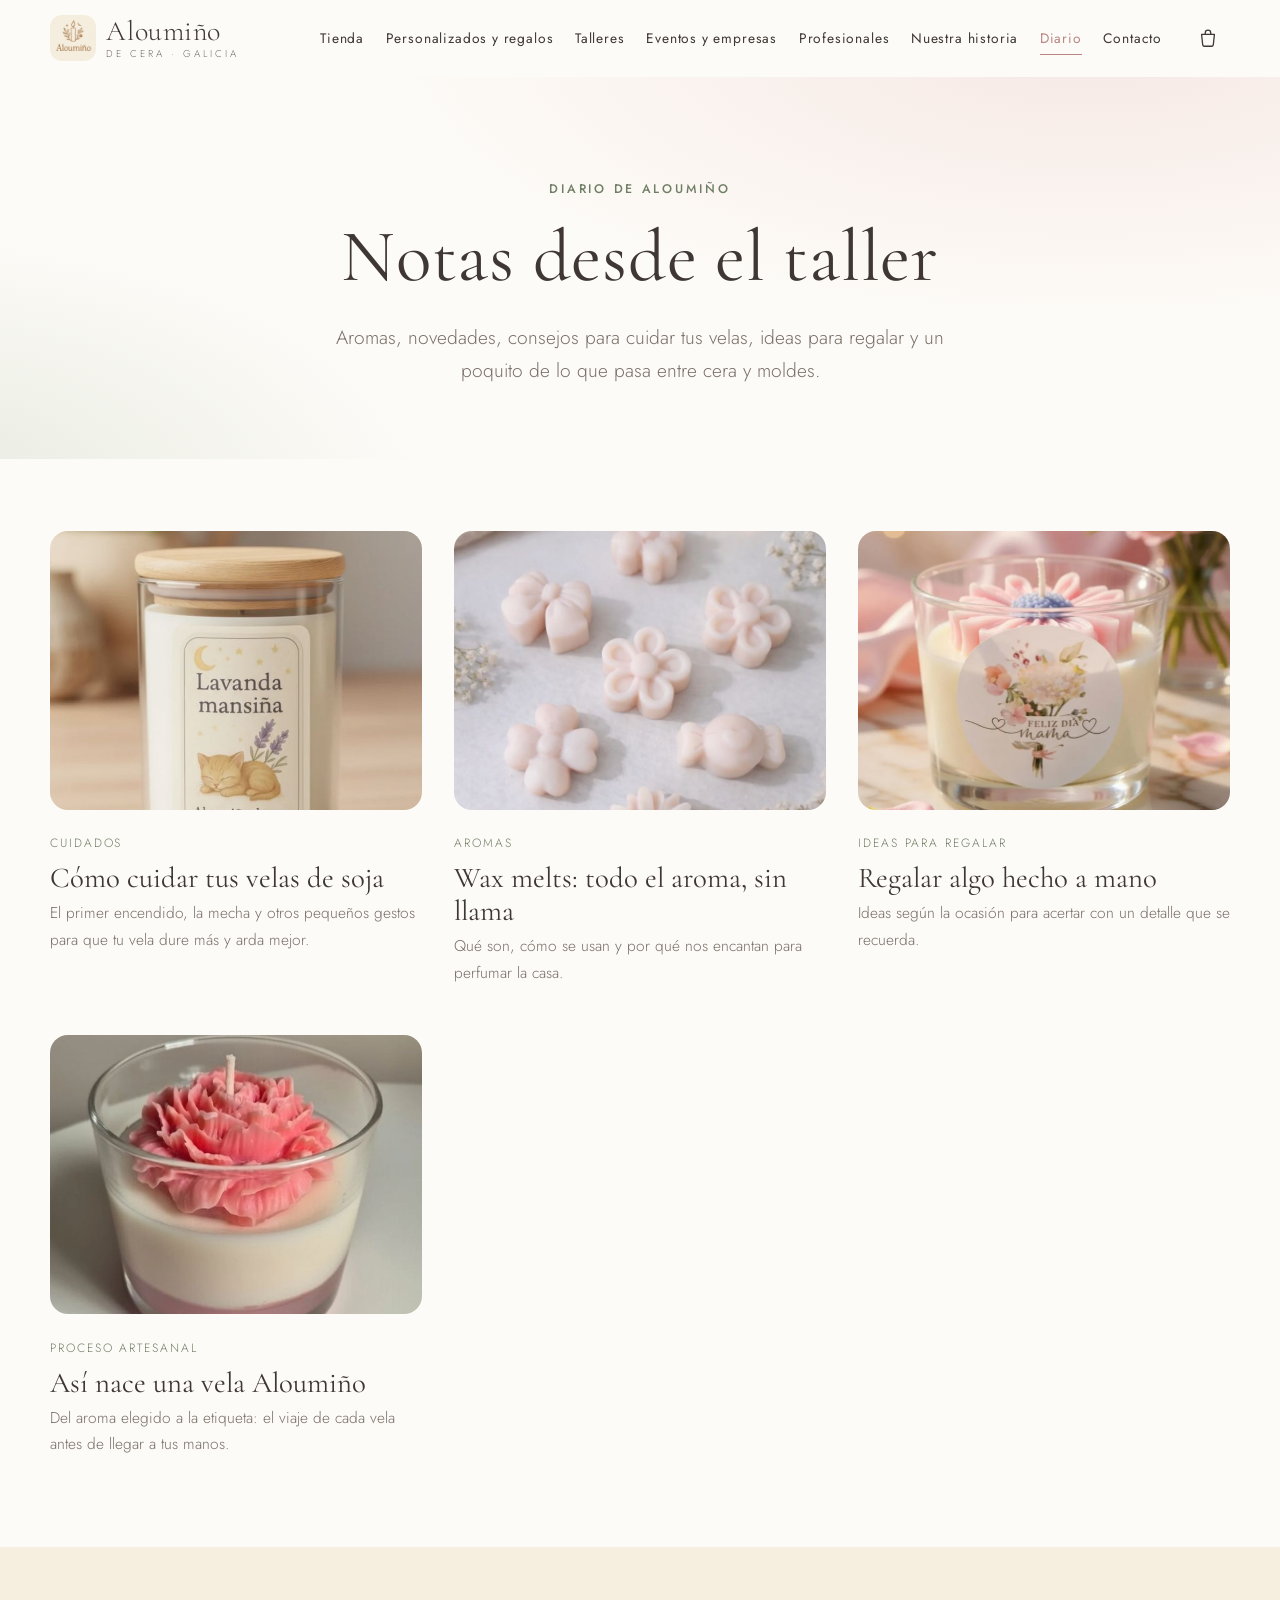
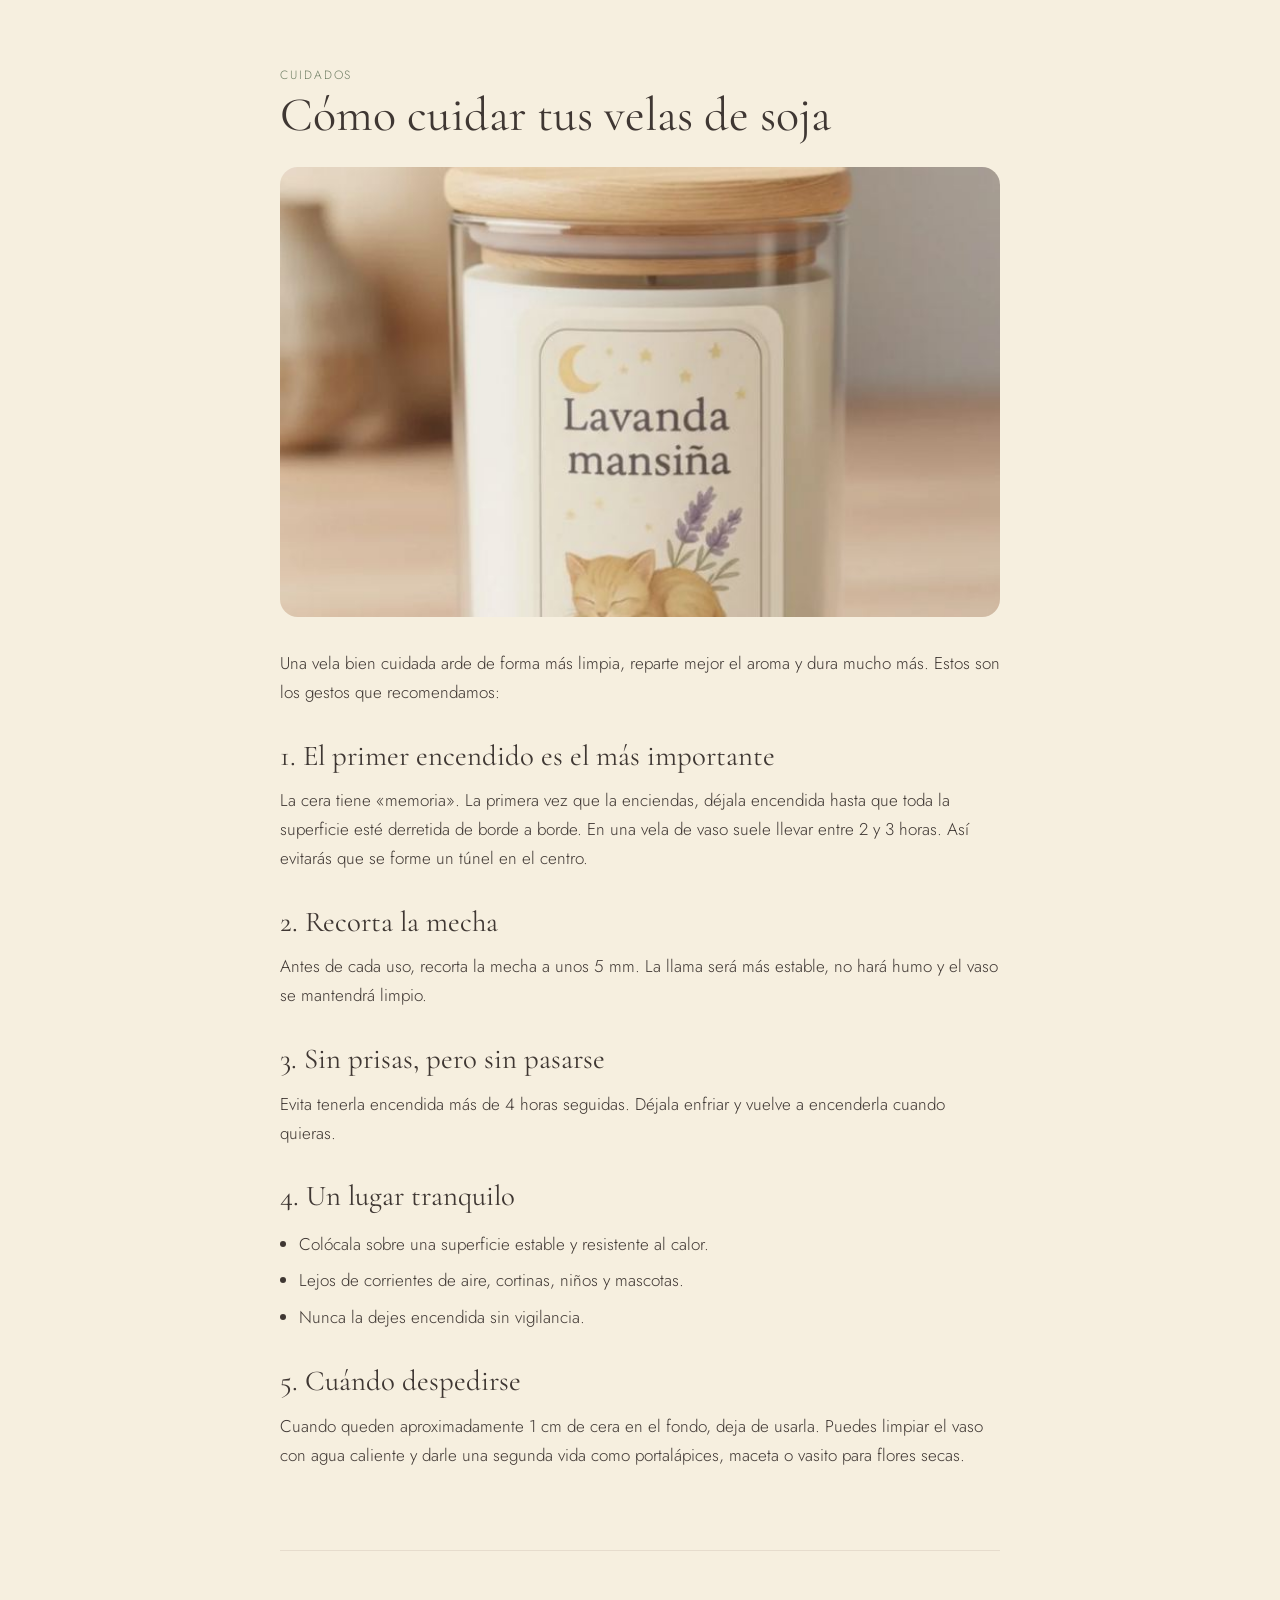
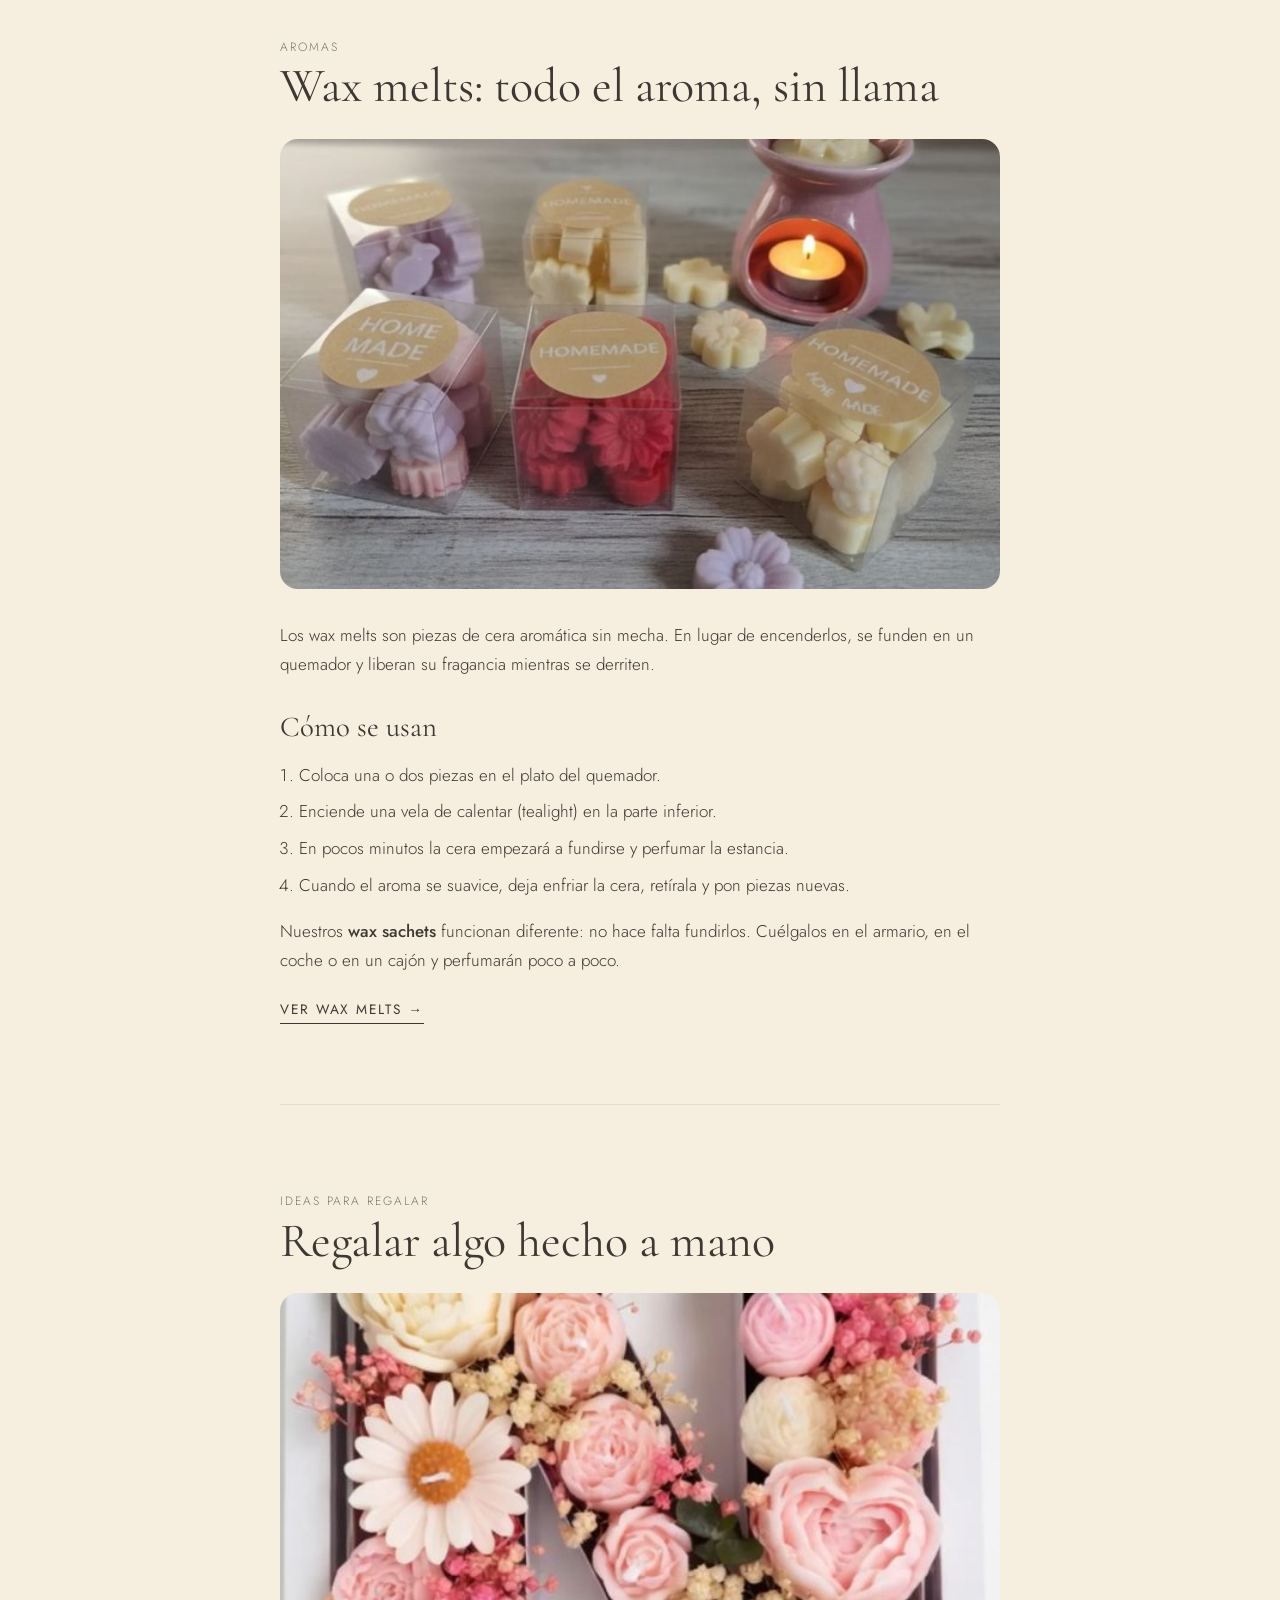
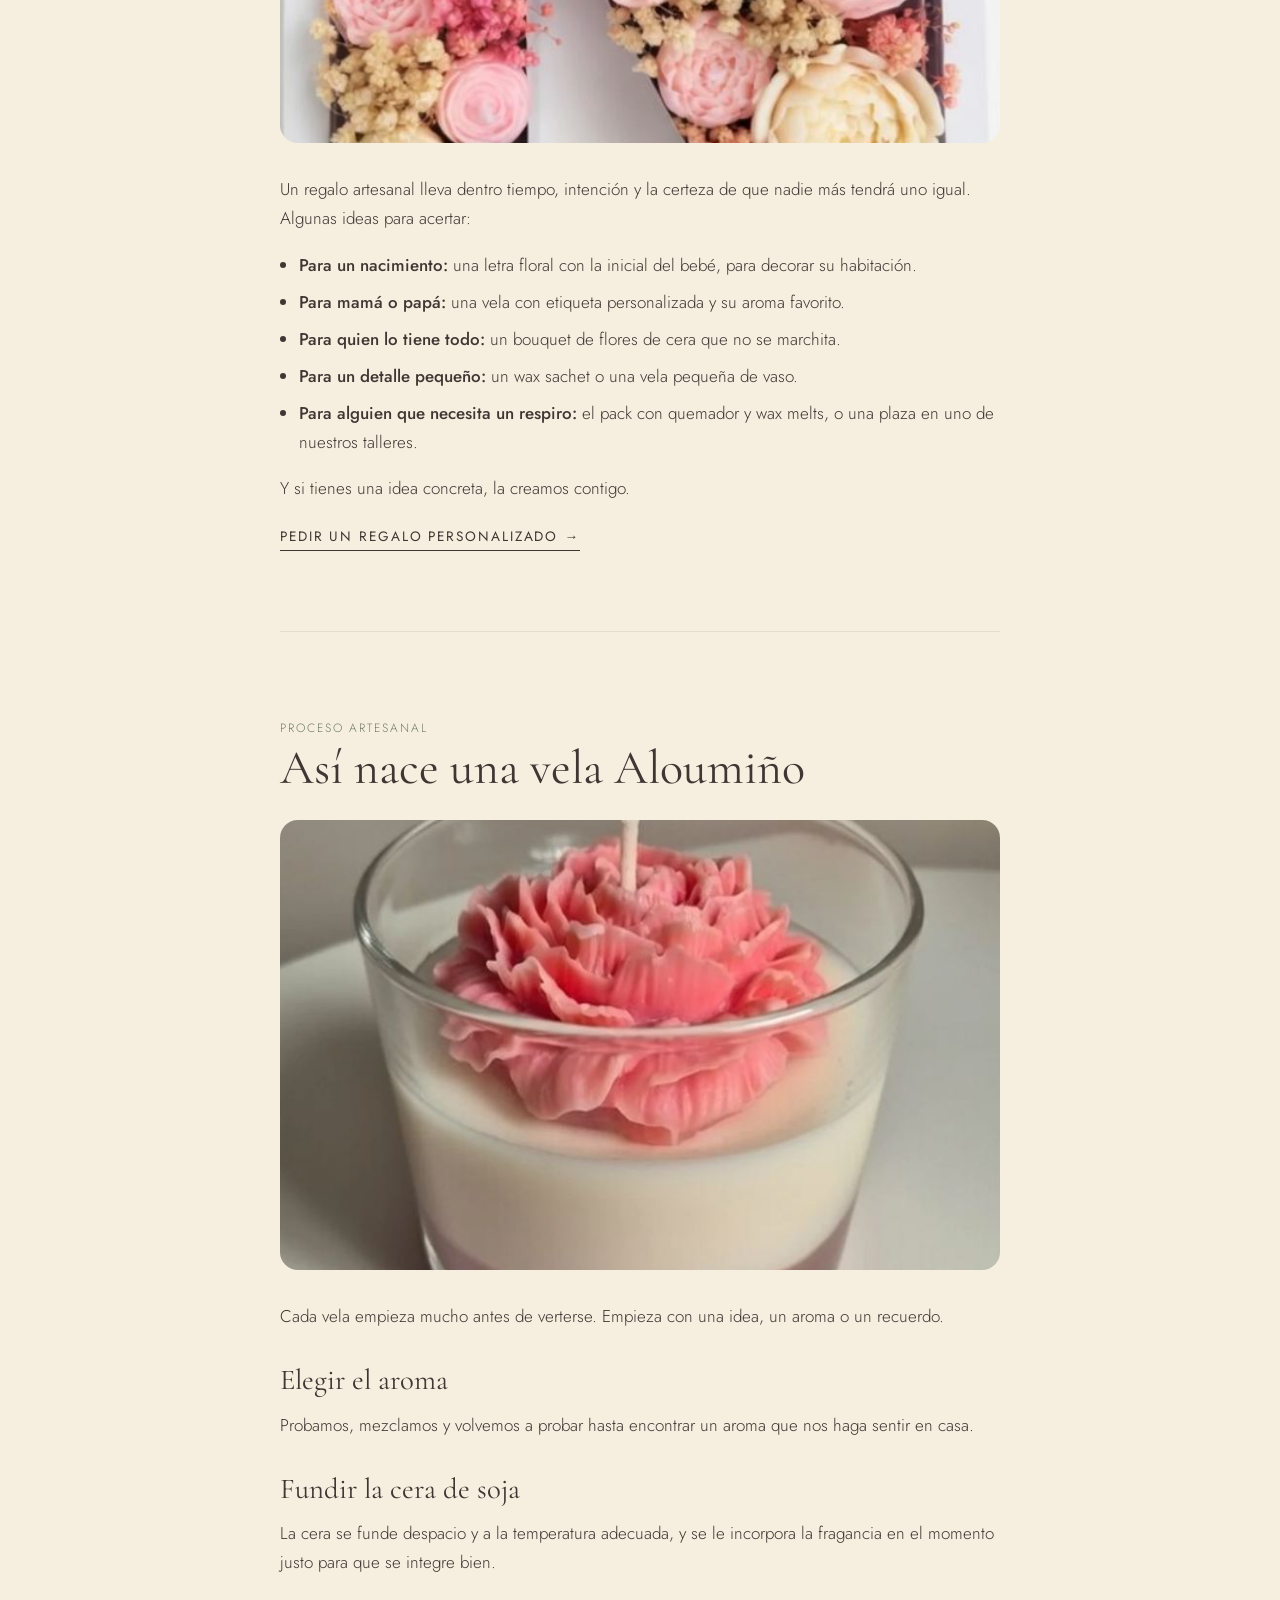
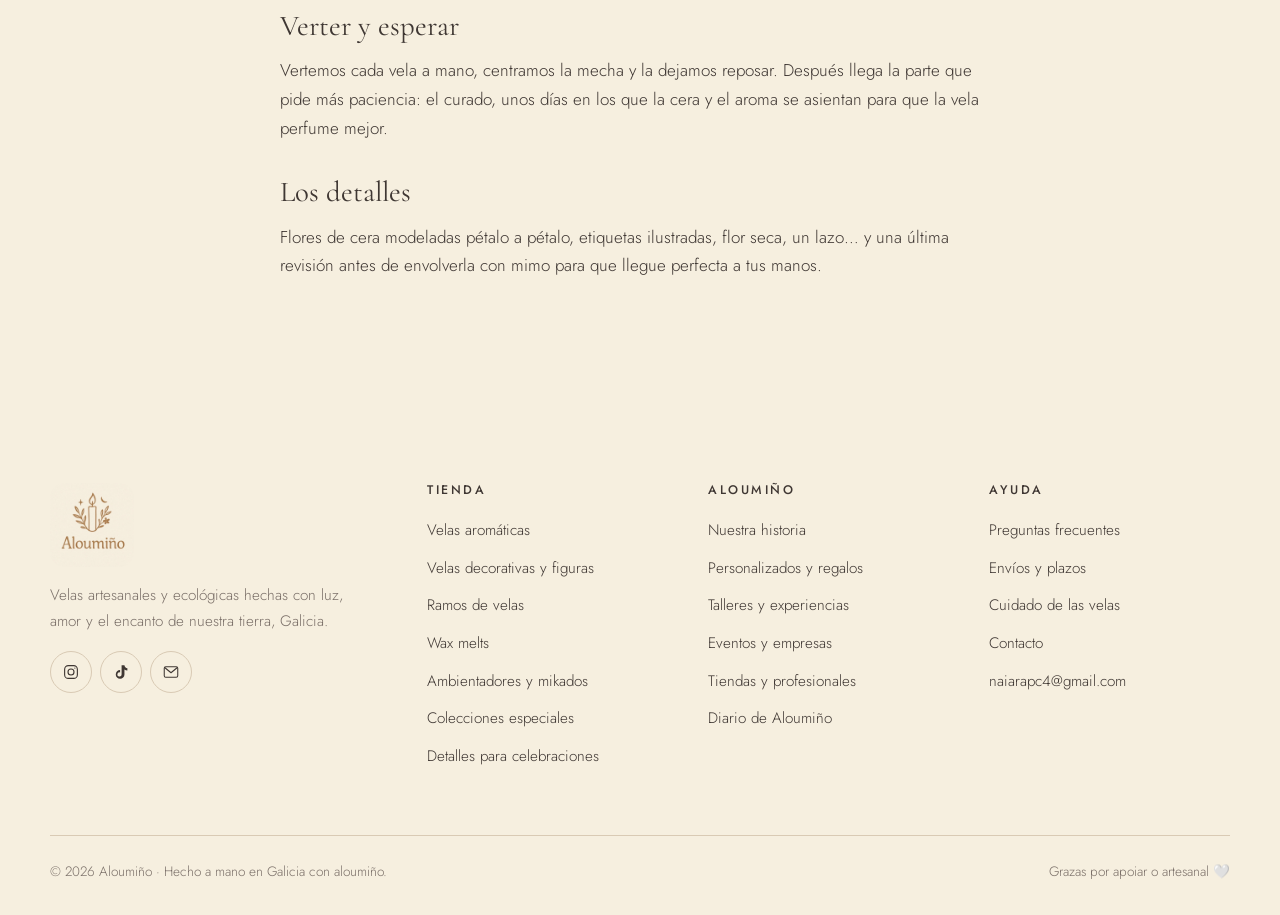
<file: diario.html>
<!doctype html>
<html lang="es" class="no-js">
<head>
  <meta charset="utf-8">
  <meta name="viewport" content="width=device-width, initial-scale=1">
  <title>Diario de Aloumiño · Aromas, cuidados e ideas para regalar</title>
  <meta name="description" content="El diario de Aloumiño: cuidado de las velas de soja, cómo usar wax melts, ideas para regalar y el proceso artesanal detrás de cada vela.">
  <meta property="og:title" content="Diario de Aloumiño">
  <meta property="og:image" content="assets/img/wax-melts-flores.jpg">
  <meta name="theme-color" content="#fdfbf7">
  <link rel="icon" type="image/png" href="assets/img/favicon.png">
  <link rel="preconnect" href="https://fonts.googleapis.com">
  <link rel="preconnect" href="https://fonts.gstatic.com" crossorigin>
  <link rel="stylesheet" href="https://fonts.googleapis.com/css2?family=Cormorant+Garamond:ital,wght@0,400;0,500;1,400&family=Jost:wght@300;400;500&display=swap">
  <link rel="stylesheet" href="assets/css/styles.css">
  <script src="assets/js/config.js" defer></script>
  <script src="assets/js/products.js" defer></script>
  <script src="assets/js/main.js" defer></script>
</head>
<body data-page="diario">
  <a class="skip-link" href="#main">Saltar al contenido</a>
  <header class="site-header" id="site-header"></header>

  <main id="main">
    <section class="page-hero">
      <div class="container">
        <span class="eyebrow">Diario de Aloumiño</span>
        <h1>Notas desde el taller</h1>
        <p class="lead">Aromas, novedades, consejos para cuidar tus velas, ideas para regalar y un poquito de lo que pasa entre cera y moldes.</p>
      </div>
    </section>

    <section class="section section--tight">
      <div class="container">
        <div class="post-grid">
          <a class="post-card reveal" href="#cuidar-velas">
            <img src="assets/img/vela-lavanda-mansina.jpg" alt="Vela Lavanda mansiña" loading="lazy">
            <span class="meta">Cuidados</span>
            <h3>Cómo cuidar tus velas de soja</h3>
            <p>El primer encendido, la mecha y otros pequeños gestos para que tu vela dure más y arda mejor.</p>
          </a>
          <a class="post-card reveal" href="#wax-melts">
            <img src="assets/img/wax-melts-flores.jpg" alt="Wax melts con forma de flor" loading="lazy">
            <span class="meta">Aromas</span>
            <h3>Wax melts: todo el aroma, sin llama</h3>
            <p>Qué son, cómo se usan y por qué nos encantan para perfumar la casa.</p>
          </a>
          <a class="post-card reveal" href="#ideas-regalo">
            <img src="assets/img/vela-dia-de-la-madre.jpg" alt="Vela de regalo para el Día de la Madre" loading="lazy">
            <span class="meta">Ideas para regalar</span>
            <h3>Regalar algo hecho a mano</h3>
            <p>Ideas según la ocasión para acertar con un detalle que se recuerda.</p>
          </a>
          <a class="post-card reveal" href="#proceso">
            <img src="assets/img/vela-primavera.jpg" alt="Vela con flor de cera hecha a mano" loading="lazy">
            <span class="meta">Proceso artesanal</span>
            <h3>Así nace una vela Aloumiño</h3>
            <p>Del aroma elegido a la etiqueta: el viaje de cada vela antes de llegar a tus manos.</p>
          </a>
        </div>
      </div>
    </section>

    <section class="section section--cream">
      <div class="container">
        <article class="article reveal" id="cuidar-velas">
          <span class="meta">Cuidados</span>
          <h2>Cómo cuidar tus velas de soja</h2>
          <img src="assets/img/vela-lavanda-mansina.jpg" alt="Vela de vaso con tapa de madera" loading="lazy">
          <p>Una vela bien cuidada arde de forma más limpia, reparte mejor el aroma y dura mucho más. Estos son los gestos que recomendamos:</p>
          <h3>1. El primer encendido es el más importante</h3>
          <p>La cera tiene «memoria». La primera vez que la enciendas, déjala encendida hasta que toda la superficie esté derretida de borde a borde. En una vela de vaso suele llevar entre 2 y 3 horas. Así evitarás que se forme un túnel en el centro.</p>
          <h3>2. Recorta la mecha</h3>
          <p>Antes de cada uso, recorta la mecha a unos 5 mm. La llama será más estable, no hará humo y el vaso se mantendrá limpio.</p>
          <h3>3. Sin prisas, pero sin pasarse</h3>
          <p>Evita tenerla encendida más de 4 horas seguidas. Déjala enfriar y vuelve a encenderla cuando quieras.</p>
          <h3>4. Un lugar tranquilo</h3>
          <ul>
            <li>Colócala sobre una superficie estable y resistente al calor.</li>
            <li>Lejos de corrientes de aire, cortinas, niños y mascotas.</li>
            <li>Nunca la dejes encendida sin vigilancia.</li>
          </ul>
          <h3>5. Cuándo despedirse</h3>
          <p>Cuando queden aproximadamente 1 cm de cera en el fondo, deja de usarla. Puedes limpiar el vaso con agua caliente y darle una segunda vida como portalápices, maceta o vasito para flores secas.</p>
        </article>

        <article class="article reveal" id="wax-melts">
          <span class="meta">Aromas</span>
          <h2>Wax melts: todo el aroma, sin llama</h2>
          <img src="assets/img/pack-quemador.jpg" alt="Quemador de cerámica con wax melts" loading="lazy">
          <p>Los wax melts son piezas de cera aromática sin mecha. En lugar de encenderlos, se funden en un quemador y liberan su fragancia mientras se derriten.</p>
          <h3>Cómo se usan</h3>
          <ol>
            <li>Coloca una o dos piezas en el plato del quemador.</li>
            <li>Enciende una vela de calentar (tealight) en la parte inferior.</li>
            <li>En pocos minutos la cera empezará a fundirse y perfumar la estancia.</li>
            <li>Cuando el aroma se suavice, deja enfriar la cera, retírala y pon piezas nuevas.</li>
          </ol>
          <p>Nuestros <strong>wax sachets</strong> funcionan diferente: no hace falta fundirlos. Cuélgalos en el armario, en el coche o en un cajón y perfumarán poco a poco.</p>
          <p><a class="link-arrow" href="tienda.html?cat=wax">Ver wax melts</a></p>
        </article>

        <article class="article reveal" id="ideas-regalo">
          <span class="meta">Ideas para regalar</span>
          <h2>Regalar algo hecho a mano</h2>
          <img src="assets/img/letra-personalizada.jpg" alt="Letra floral personalizada" loading="lazy">
          <p>Un regalo artesanal lleva dentro tiempo, intención y la certeza de que nadie más tendrá uno igual. Algunas ideas para acertar:</p>
          <ul>
            <li><strong>Para un nacimiento:</strong> una letra floral con la inicial del bebé, para decorar su habitación.</li>
            <li><strong>Para mamá o papá:</strong> una vela con etiqueta personalizada y su aroma favorito.</li>
            <li><strong>Para quien lo tiene todo:</strong> un bouquet de flores de cera que no se marchita.</li>
            <li><strong>Para un detalle pequeño:</strong> un wax sachet o una vela pequeña de vaso.</li>
            <li><strong>Para alguien que necesita un respiro:</strong> el pack con quemador y wax melts, o una plaza en uno de nuestros talleres.</li>
          </ul>
          <p>Y si tienes una idea concreta, la creamos contigo.</p>
          <p><a class="link-arrow" href="personalizados.html">Pedir un regalo personalizado</a></p>
        </article>

        <article class="article reveal" id="proceso">
          <span class="meta">Proceso artesanal</span>
          <h2>Así nace una vela Aloumiño</h2>
          <img src="assets/img/vela-primavera.jpg" alt="Vela con flor de cera" loading="lazy">
          <p>Cada vela empieza mucho antes de verterse. Empieza con una idea, un aroma o un recuerdo.</p>
          <h3>Elegir el aroma</h3>
          <p>Probamos, mezclamos y volvemos a probar hasta encontrar un aroma que nos haga sentir en casa.</p>
          <h3>Fundir la cera de soja</h3>
          <p>La cera se funde despacio y a la temperatura adecuada, y se le incorpora la fragancia en el momento justo para que se integre bien.</p>
          <h3>Verter y esperar</h3>
          <p>Vertemos cada vela a mano, centramos la mecha y la dejamos reposar. Después llega la parte que pide más paciencia: el curado, unos días en los que la cera y el aroma se asientan para que la vela perfume mejor.</p>
          <h3>Los detalles</h3>
          <p>Flores de cera modeladas pétalo a pétalo, etiquetas ilustradas, flor seca, un lazo… y una última revisión antes de envolverla con mimo para que llegue perfecta a tus manos.</p>
        </article>
      </div>
    </section>
  </main>

  <footer class="site-footer" id="site-footer"></footer>
</body>
</html>
</file>
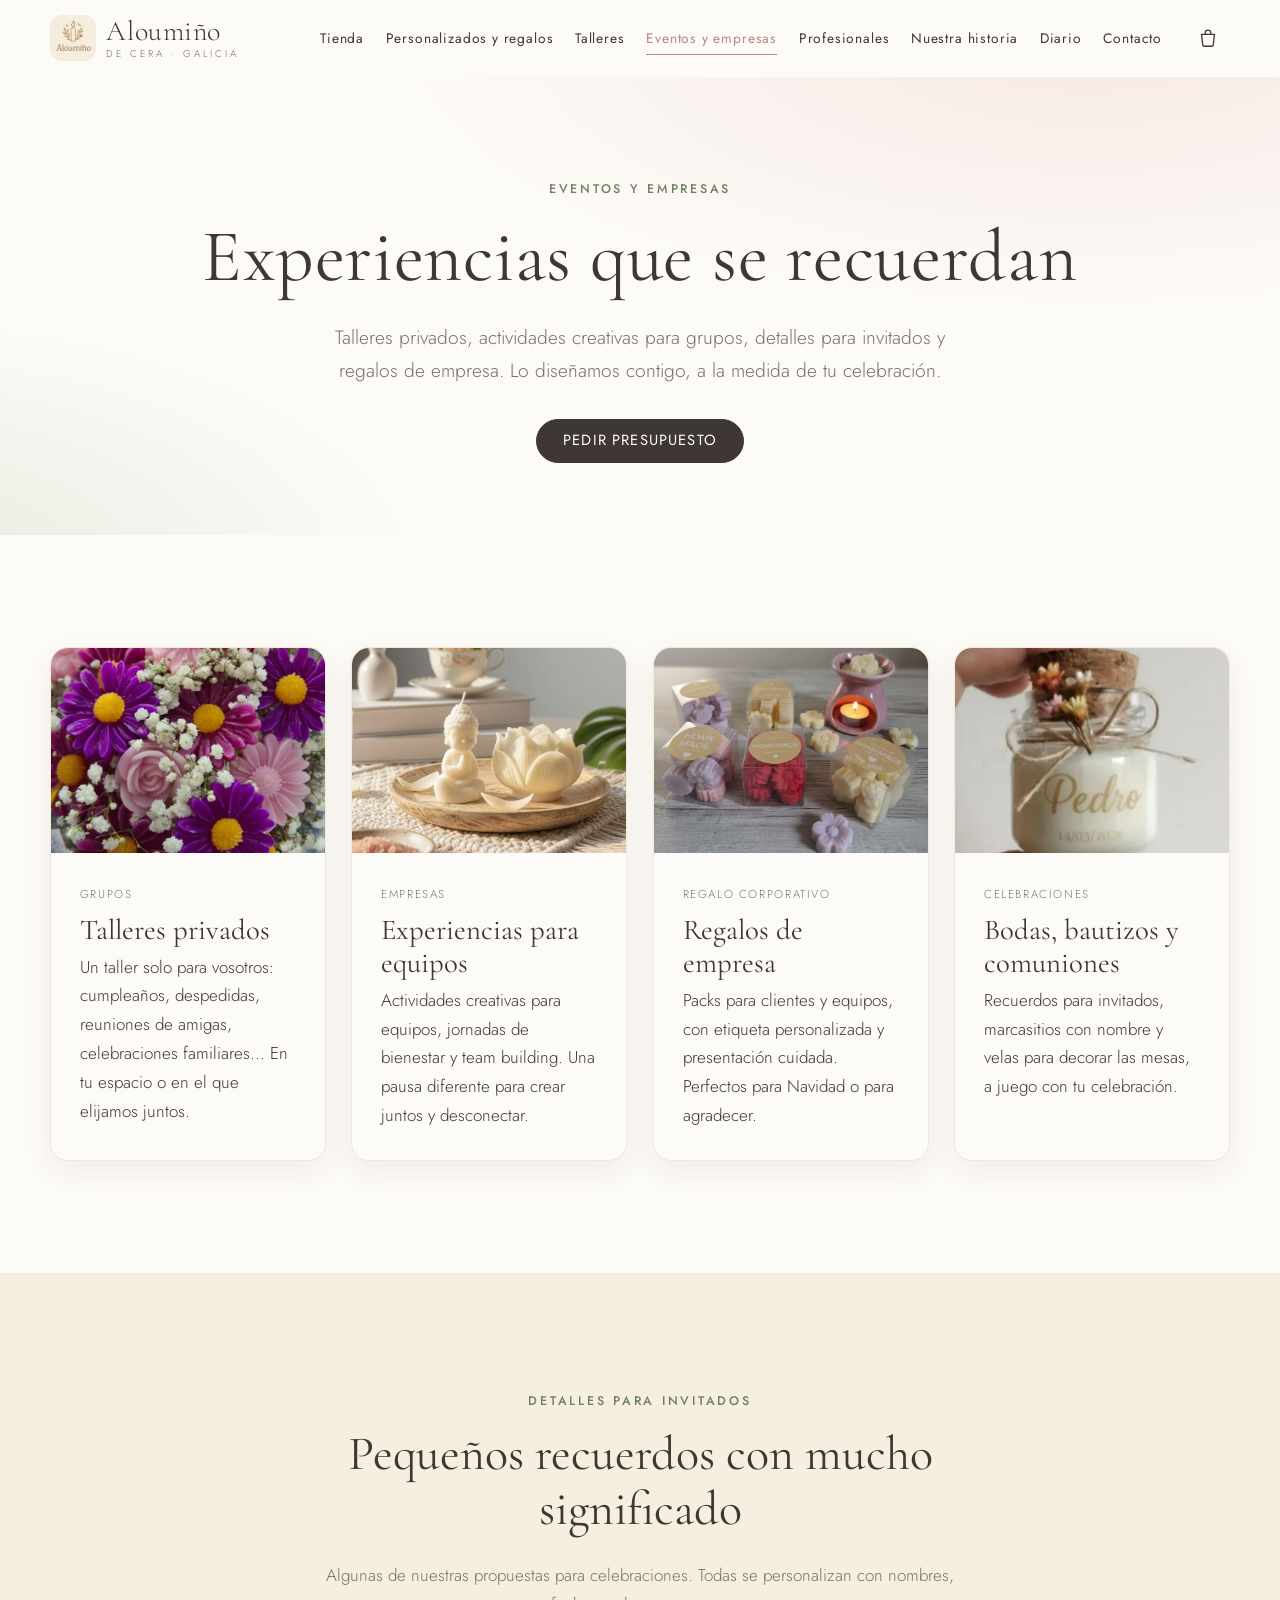
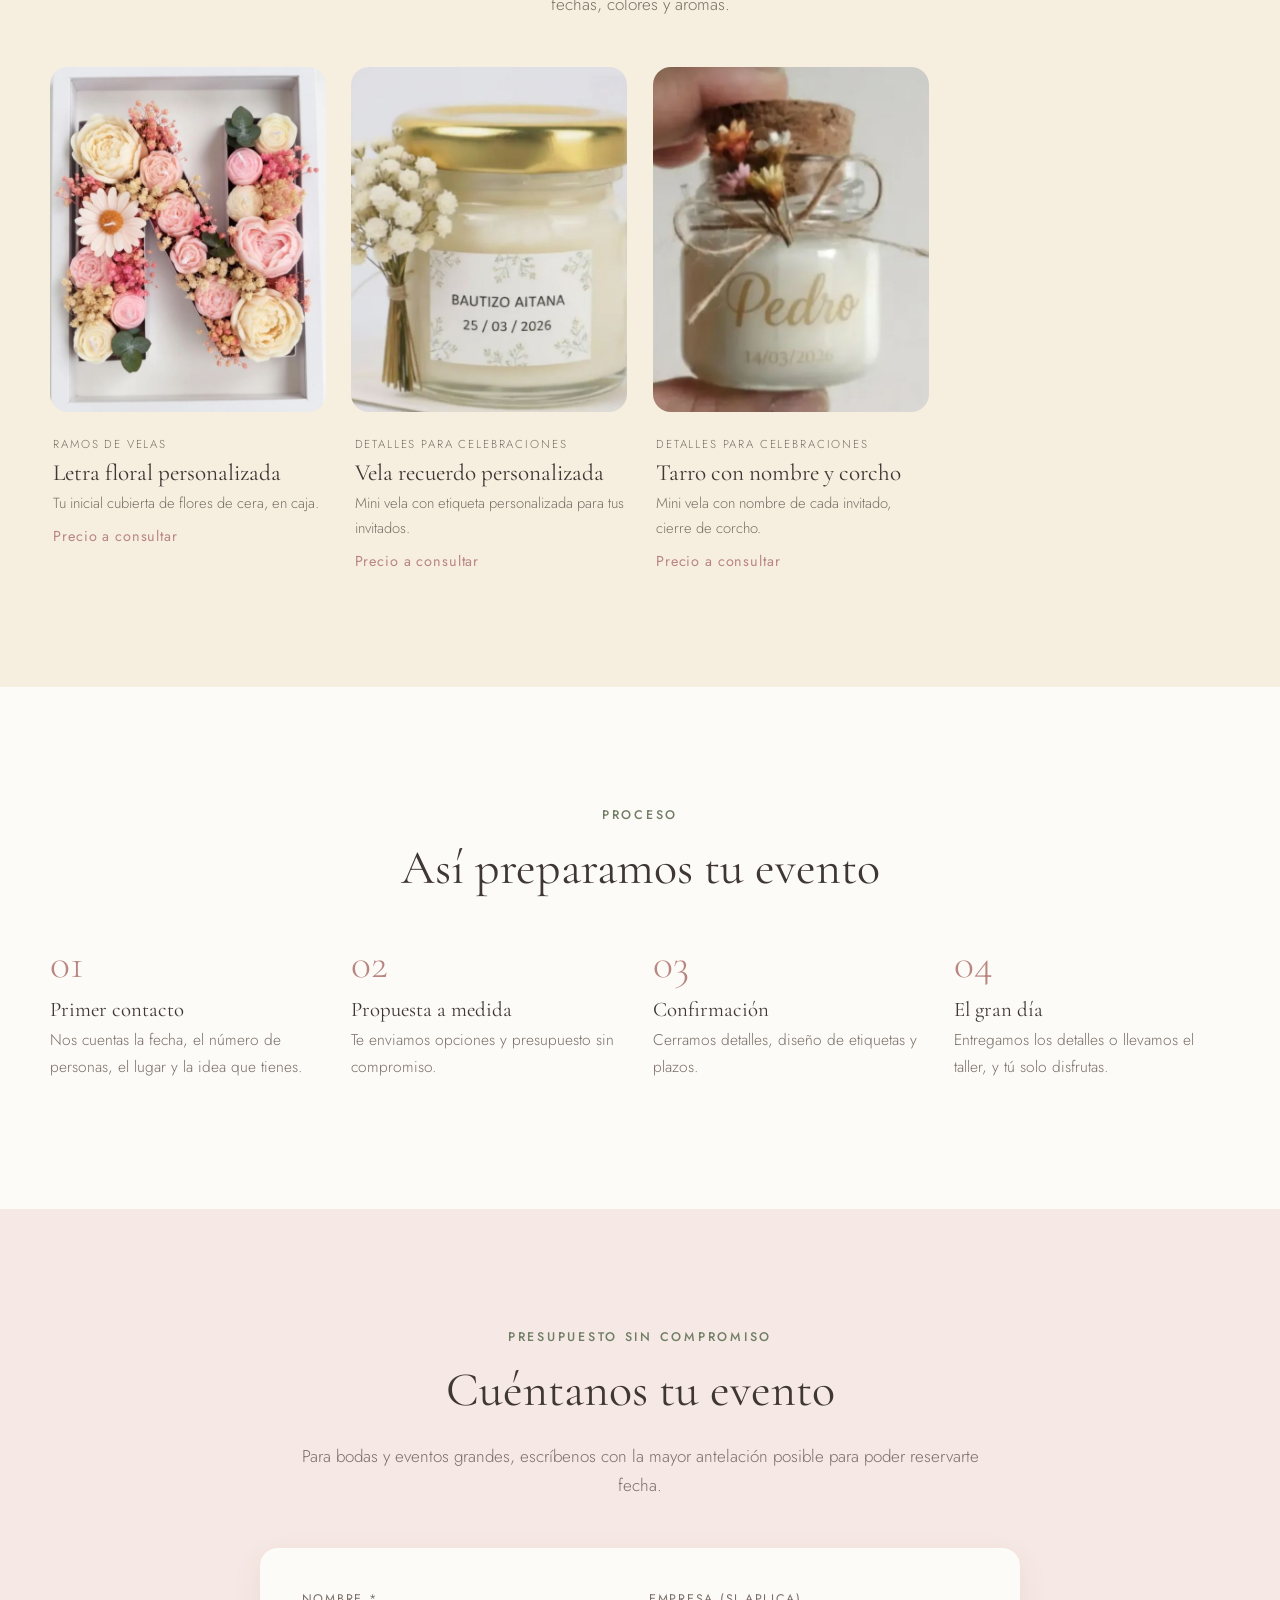
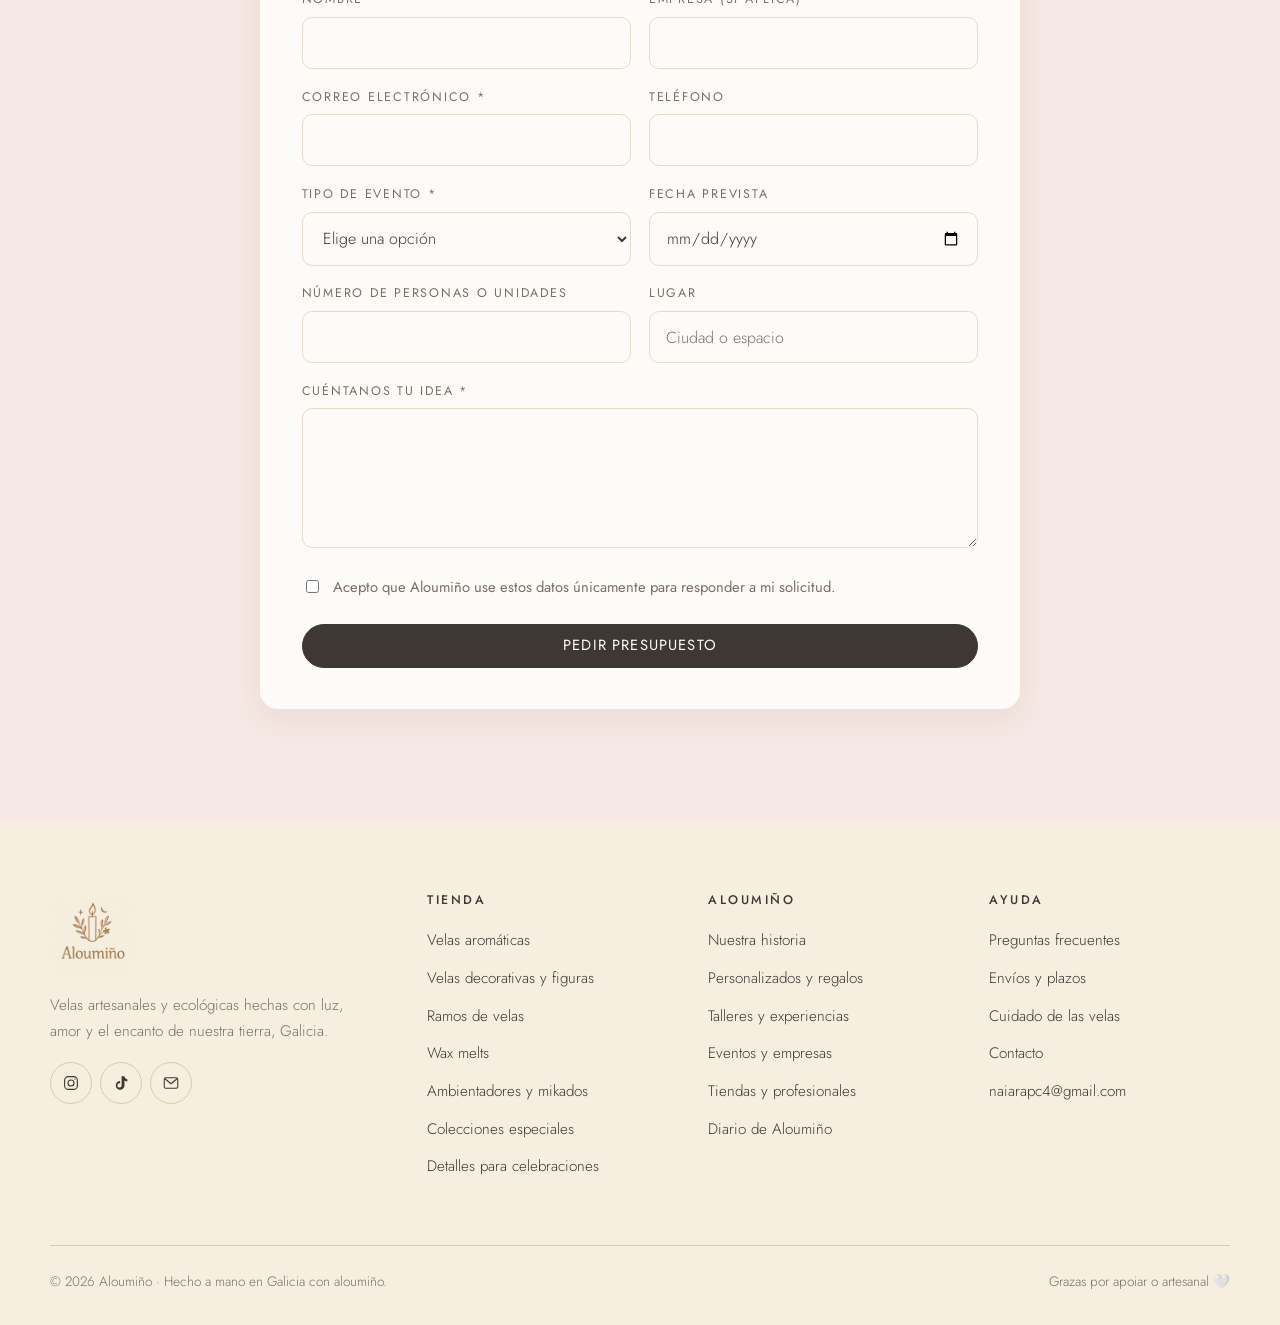
<file: eventos.html>
<!doctype html>
<html lang="es" class="no-js">
<head>
  <meta charset="utf-8">
  <meta name="viewport" content="width=device-width, initial-scale=1">
  <title>Eventos y empresas · Aloumiño</title>
  <meta name="description" content="Talleres privados de velas, actividades para grupos, detalles para bodas y bautizos y regalos para empresas hechos a mano en Galicia.">
  <meta property="og:title" content="Eventos y empresas · Aloumiño">
  <meta property="og:image" content="assets/img/detalle-bautizo.jpg">
  <meta name="theme-color" content="#fdfbf7">
  <link rel="icon" type="image/png" href="assets/img/favicon.png">
  <link rel="preconnect" href="https://fonts.googleapis.com">
  <link rel="preconnect" href="https://fonts.gstatic.com" crossorigin>
  <link rel="stylesheet" href="https://fonts.googleapis.com/css2?family=Cormorant+Garamond:ital,wght@0,400;0,500;1,400&family=Jost:wght@300;400;500&display=swap">
  <link rel="stylesheet" href="assets/css/styles.css">
  <script src="assets/js/config.js" defer></script>
  <script src="assets/js/products.js" defer></script>
  <script src="assets/js/main.js" defer></script>
</head>
<body data-page="eventos">
  <a class="skip-link" href="#main">Saltar al contenido</a>
  <header class="site-header" id="site-header"></header>

  <main id="main">
    <section class="page-hero">
      <div class="container">
        <span class="eyebrow">Eventos y empresas</span>
        <h1>Experiencias que se recuerdan</h1>
        <p class="lead">Talleres privados, actividades creativas para grupos, detalles para invitados y regalos de empresa. Lo diseñamos contigo, a la medida de tu celebración.</p>
        <div class="btn-row center" style="margin-top:2rem"><a class="btn" href="#formulario">Pedir presupuesto</a></div>
      </div>
    </section>

    <section class="section">
      <div class="container">
        <div class="cards">
          <article class="card card--image reveal">
            <img src="assets/img/ramo-colores.jpg" alt="Bouquet de flores de cera de colores" loading="lazy">
            <div class="card-content">
              <span class="tag">Grupos</span>
              <h3>Talleres privados</h3>
              <p>Un taller solo para vosotros: cumpleaños, despedidas, reuniones de amigas, celebraciones familiares… En tu espacio o en el que elijamos juntos.</p>
            </div>
          </article>
          <article class="card card--image reveal">
            <img src="assets/img/velas-buda-loto.jpg" alt="Velas con forma de Buda y flor de loto" loading="lazy">
            <div class="card-content">
              <span class="tag">Empresas</span>
              <h3>Experiencias para equipos</h3>
              <p>Actividades creativas para equipos, jornadas de bienestar y team building. Una pausa diferente para crear juntos y desconectar.</p>
            </div>
          </article>
          <article class="card card--image reveal">
            <img src="assets/img/pack-quemador.jpg" alt="Pack de regalo con wax melts y quemador" loading="lazy">
            <div class="card-content">
              <span class="tag">Regalo corporativo</span>
              <h3>Regalos de empresa</h3>
              <p>Packs para clientes y equipos, con etiqueta personalizada y presentación cuidada. Perfectos para Navidad o para agradecer.</p>
            </div>
          </article>
          <article class="card card--image reveal">
            <img src="assets/img/detalle-nombre.jpg" alt="Mini vela con nombre como detalle para invitados" loading="lazy">
            <div class="card-content">
              <span class="tag">Celebraciones</span>
              <h3>Bodas, bautizos y comuniones</h3>
              <p>Recuerdos para invitados, marcasitios con nombre y velas para decorar las mesas, a juego con tu celebración.</p>
            </div>
          </article>
        </div>
      </div>
    </section>

    <section class="section section--cream">
      <div class="container">
        <div class="section-head reveal">
          <span class="eyebrow">Detalles para invitados</span>
          <h2>Pequeños recuerdos con mucho significado</h2>
          <p>Algunas de nuestras propuestas para celebraciones. Todas se personalizan con nombres, fechas, colores y aromas.</p>
        </div>
        <div class="product-grid" data-products="collection:eventos"></div>
      </div>
    </section>

    <section class="section">
      <div class="container">
        <div class="section-head reveal">
          <span class="eyebrow">Proceso</span>
          <h2>Así preparamos tu evento</h2>
        </div>
        <div class="steps">
          <div class="step reveal"><h4>Primer contacto</h4><p>Nos cuentas la fecha, el número de personas, el lugar y la idea que tienes.</p></div>
          <div class="step reveal"><h4>Propuesta a medida</h4><p>Te enviamos opciones y presupuesto sin compromiso.</p></div>
          <div class="step reveal"><h4>Confirmación</h4><p>Cerramos detalles, diseño de etiquetas y plazos.</p></div>
          <div class="step reveal"><h4>El gran día</h4><p>Entregamos los detalles o llevamos el taller, y tú solo disfrutas.</p></div>
        </div>
      </div>
    </section>

    <section class="section section--rose" id="formulario">
      <div class="container narrow">
        <div class="section-head reveal">
          <span class="eyebrow">Presupuesto sin compromiso</span>
          <h2>Cuéntanos tu evento</h2>
          <p>Para bodas y eventos grandes, escríbenos con la mayor antelación posible para poder reservarte fecha.</p>
        </div>
        <form class="form form-card reveal" data-form="Evento o empresa" novalidate>
          <div class="hp" aria-hidden="true"><label for="ev-gotcha">No rellenar</label><input class="hp-input" type="text" id="ev-gotcha" name="_gotcha" tabindex="-1" autocomplete="off"></div>
          <div class="form-row">
            <div><label for="ev-nombre">Nombre *</label><input type="text" id="ev-nombre" name="nombre" autocomplete="name" required></div>
            <div><label for="ev-empresa">Empresa (si aplica)</label><input type="text" id="ev-empresa" name="empresa" autocomplete="organization"></div>
          </div>
          <div class="form-row">
            <div><label for="ev-email">Correo electrónico *</label><input type="email" id="ev-email" name="email" autocomplete="email" required></div>
            <div><label for="ev-telefono">Teléfono</label><input type="tel" id="ev-telefono" name="telefono" autocomplete="tel"></div>
          </div>
          <div class="form-row">
            <div>
              <label for="ev-tipo">Tipo de evento *</label>
              <select id="ev-tipo" name="tipo" required>
                <option value="">Elige una opción</option>
                <option>Taller privado</option>
                <option>Actividad para empresa / equipo</option>
                <option>Regalos de empresa</option>
                <option>Boda</option>
                <option>Bautizo o comunión</option>
                <option>Cumpleaños o despedida</option>
                <option>Otro</option>
              </select>
            </div>
            <div><label for="ev-fecha">Fecha prevista</label><input type="date" id="ev-fecha" name="fecha"></div>
          </div>
          <div class="form-row">
            <div><label for="ev-personas">Número de personas o unidades</label><input type="number" id="ev-personas" name="personas" min="1" inputmode="numeric"></div>
            <div><label for="ev-lugar">Lugar</label><input type="text" id="ev-lugar" name="lugar" placeholder="Ciudad o espacio"></div>
          </div>
          <div><label for="ev-mensaje">Cuéntanos tu idea *</label><textarea id="ev-mensaje" name="mensaje" required></textarea></div>
          <label class="checkbox"><input type="checkbox" name="privacidad" required> Acepto que Aloumiño use estos datos únicamente para responder a mi solicitud.</label>
          <button class="btn" type="submit">Pedir presupuesto</button>
          <p class="form-status" role="status" hidden></p>
        </form>
      </div>
    </section>
  </main>

  <footer class="site-footer" id="site-footer"></footer>
</body>
</html>
</file>
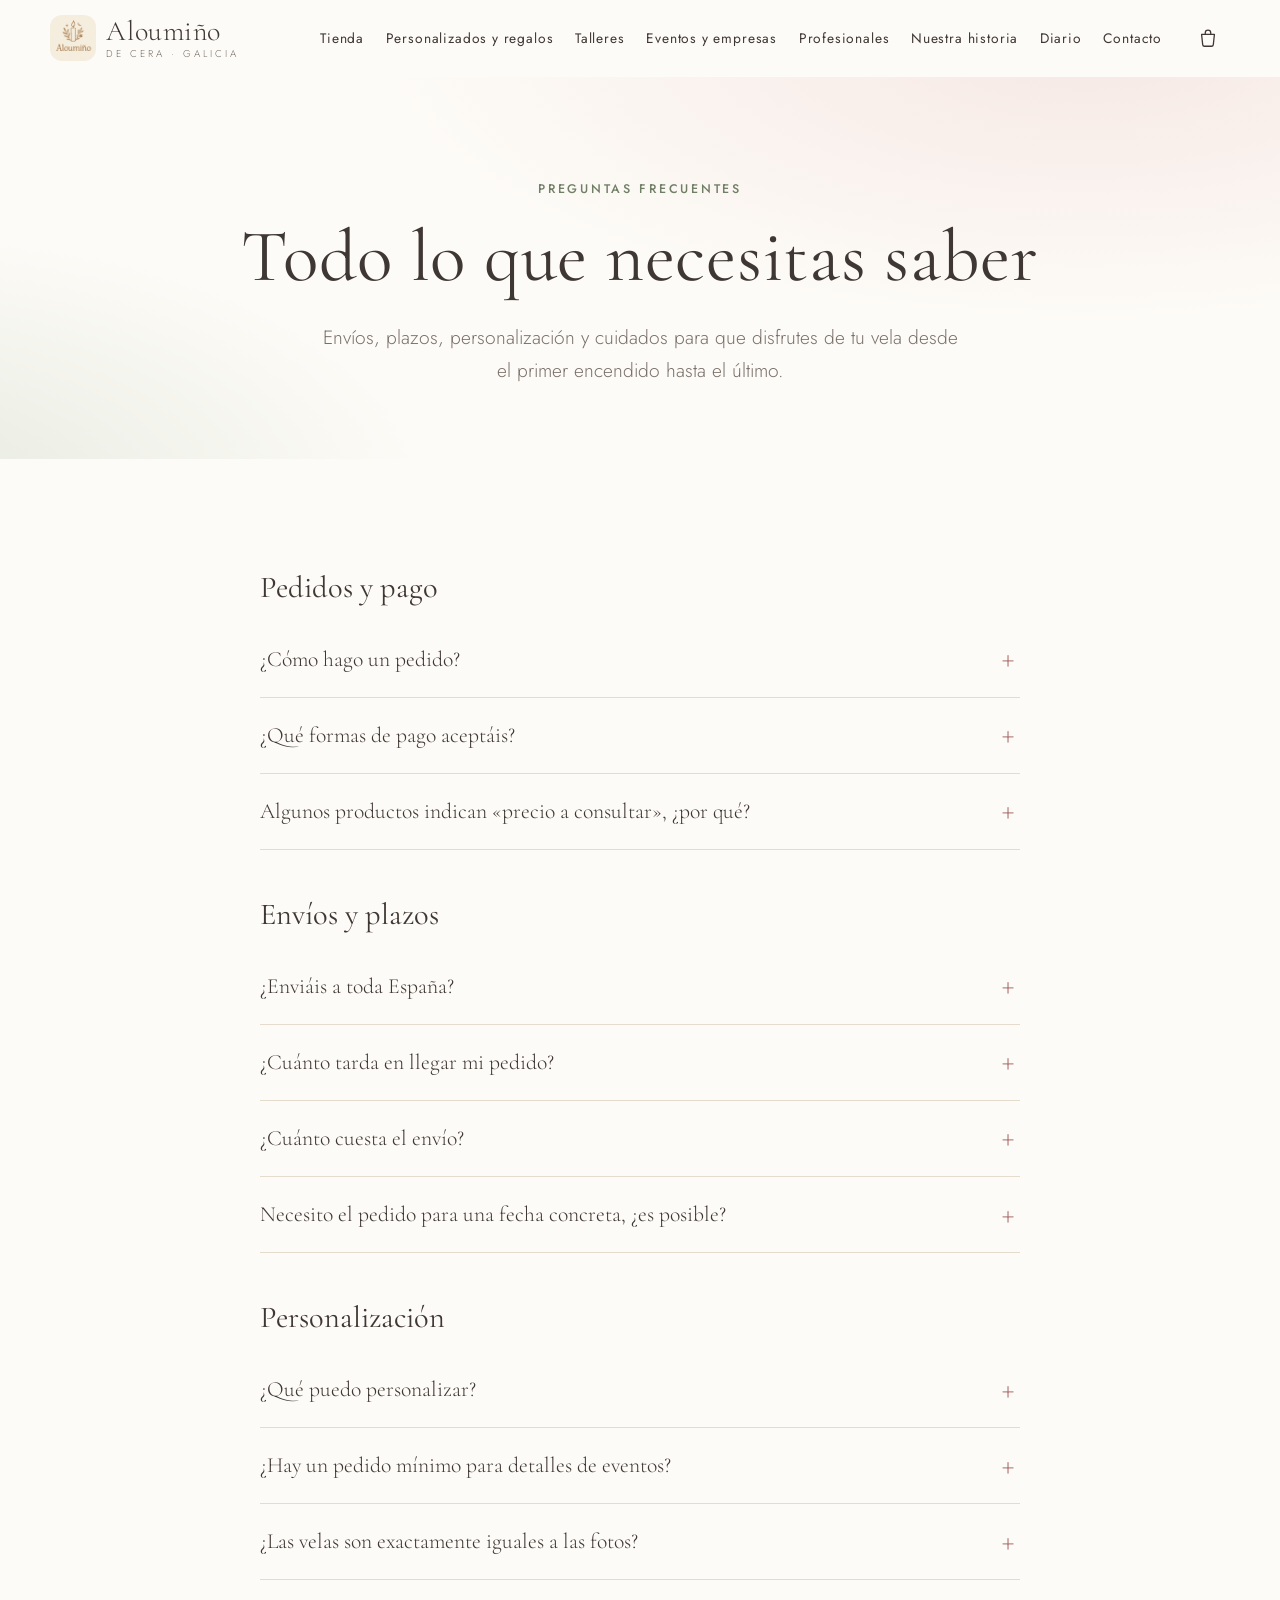
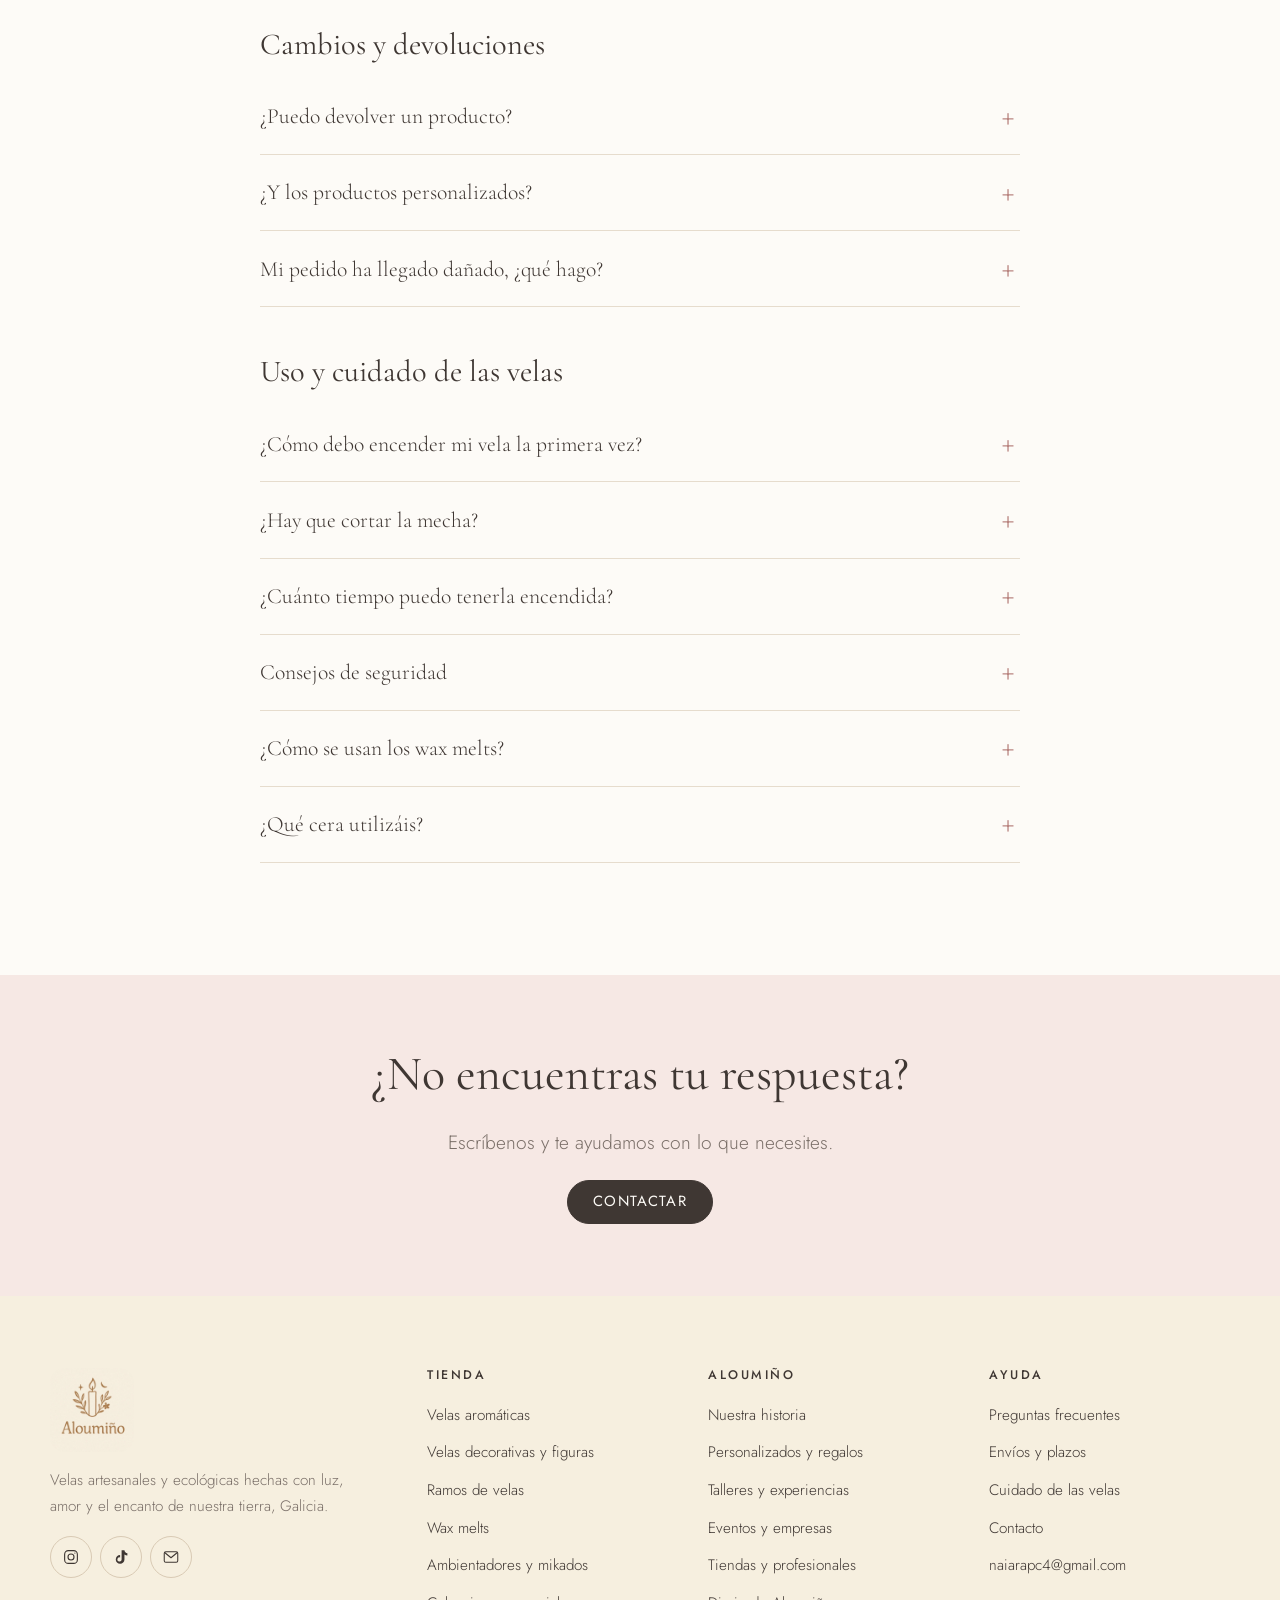
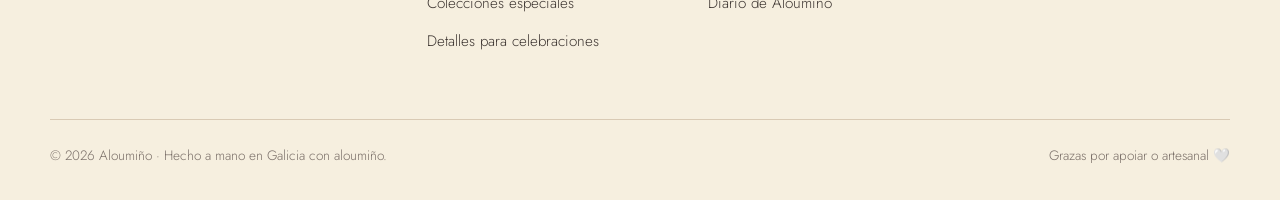
<file: faq.html>
<!doctype html>
<html lang="es" class="no-js">
<head>
  <meta charset="utf-8">
  <meta name="viewport" content="width=device-width, initial-scale=1">
  <title>Preguntas frecuentes · Aloumiño</title>
  <meta name="description" content="Envíos, plazos de preparación, devoluciones, personalización y cuidado de las velas artesanales de Aloumiño.">
  <meta property="og:title" content="Preguntas frecuentes · Aloumiño">
  <meta property="og:image" content="assets/img/logo.jpg">
  <meta name="theme-color" content="#fdfbf7">
  <link rel="icon" type="image/png" href="assets/img/favicon.png">
  <link rel="preconnect" href="https://fonts.googleapis.com">
  <link rel="preconnect" href="https://fonts.gstatic.com" crossorigin>
  <link rel="stylesheet" href="https://fonts.googleapis.com/css2?family=Cormorant+Garamond:ital,wght@0,400;0,500;1,400&family=Jost:wght@300;400;500&display=swap">
  <link rel="stylesheet" href="assets/css/styles.css">
  <script src="assets/js/config.js" defer></script>
  <script src="assets/js/products.js" defer></script>
  <script src="assets/js/main.js" defer></script>
</head>
<body data-page="faq">
  <a class="skip-link" href="#main">Saltar al contenido</a>
  <header class="site-header" id="site-header"></header>

  <main id="main">
    <section class="page-hero">
      <div class="container">
        <span class="eyebrow">Preguntas frecuentes</span>
        <h1>Todo lo que necesitas saber</h1>
        <p class="lead">Envíos, plazos, personalización y cuidados para que disfrutes de tu vela desde el primer encendido hasta el último.</p>
      </div>
    </section>

    <section class="section">
      <div class="container narrow">

        <div class="faq-group reveal" id="pedidos">
          <h2>Pedidos y pago</h2>
          <details>
            <summary>¿Cómo hago un pedido?</summary>
            <div class="answer"><p>Añade los productos que te gusten a tu pedido desde la tienda y envíanos la solicitud con el formulario de contacto. Te responderemos confirmando disponibilidad, gastos de envío y forma de pago. El pedido se prepara una vez confirmado el pago.</p></div>
          </details>
          <details>
            <summary>¿Qué formas de pago aceptáis?</summary>
            <div class="answer"><p>Te indicaremos las opciones disponibles al confirmar tu pedido (por ejemplo, transferencia o Bizum). No hace falta pagar nada al enviar la solicitud.</p></div>
          </details>
          <details>
            <summary>Algunos productos indican «precio a consultar», ¿por qué?</summary>
            <div class="answer"><p>Los ramos, letras personalizadas y detalles para eventos dependen del tamaño, los colores, el aroma y la cantidad. Cuéntanos qué tienes en mente y te preparamos un presupuesto sin compromiso.</p></div>
          </details>
        </div>

        <div class="faq-group reveal" id="envios">
          <h2>Envíos y plazos</h2>
          <details>
            <summary>¿Enviáis a toda España?</summary>
            <div class="answer"><p>Sí, enviamos a toda la península. Para Baleares, Canarias, Ceuta, Melilla o envíos internacionales, escríbenos y lo valoramos contigo.</p></div>
          </details>
          <details>
            <summary>¿Cuánto tarda en llegar mi pedido?</summary>
            <div class="answer"><p>Cada vela se hace a mano y la cera de soja necesita reposar para curarse bien. Los productos disponibles suelen prepararse en 3-5 días laborables; los personalizados, entre 7 y 15 días según el diseño y la cantidad. Después, el transporte tarda normalmente 24-72 horas.</p></div>
          </details>
          <details>
            <summary>¿Cuánto cuesta el envío?</summary>
            <div class="answer"><p>Depende del tamaño del paquete y del destino. Te lo indicamos siempre antes de confirmar el pedido. También puedes consultarnos la entrega en mano en algunas zonas de Galicia.</p></div>
          </details>
          <details>
            <summary>Necesito el pedido para una fecha concreta, ¿es posible?</summary>
            <div class="answer"><p>Indícanos la fecha en tu mensaje y haremos todo lo posible. Para celebraciones y fechas señaladas (Navidad, Día de la Madre, San Valentín…) te recomendamos pedir con antelación.</p></div>
          </details>
        </div>

        <div class="faq-group reveal" id="personalizacion">
          <h2>Personalización</h2>
          <details>
            <summary>¿Qué puedo personalizar?</summary>
            <div class="answer"><p>Según el producto: aroma, colores, nombre o mensaje en la etiqueta, iniciales y la composición de ramos y packs. Para bodas, bautizos, comuniones y empresas preparamos detalles a medida.</p></div>
          </details>
          <details>
            <summary>¿Hay un pedido mínimo para detalles de eventos?</summary>
            <div class="answer"><p>Depende del diseño. Cuéntanos cuántas unidades necesitas y para cuándo, y te diremos qué es posible.</p></div>
          </details>
          <details>
            <summary>¿Las velas son exactamente iguales a las fotos?</summary>
            <div class="answer"><p>Son piezas artesanales: pequeñas variaciones de color, textura o acabado son normales y forman parte de su encanto. Cada vela tiene su propia personalidad.</p></div>
          </details>
        </div>

        <div class="faq-group reveal" id="devoluciones">
          <h2>Cambios y devoluciones</h2>
          <details>
            <summary>¿Puedo devolver un producto?</summary>
            <div class="answer"><p>Tienes 14 días naturales desde la recepción para devolver productos no personalizados, sin usar y en su embalaje original. Los gastos de devolución corren a cargo del cliente salvo que el producto llegue en mal estado.</p></div>
          </details>
          <details>
            <summary>¿Y los productos personalizados?</summary>
            <div class="answer"><p>Los productos hechos a medida o personalizados no admiten devolución, salvo defecto o daño en el envío.</p></div>
          </details>
          <details>
            <summary>Mi pedido ha llegado dañado, ¿qué hago?</summary>
            <div class="answer"><p>Escríbenos en las 48 horas siguientes a la entrega con fotos del paquete y del producto, y lo solucionaremos contigo lo antes posible.</p></div>
          </details>
        </div>

        <div class="faq-group reveal" id="cuidado">
          <h2>Uso y cuidado de las velas</h2>
          <details>
            <summary>¿Cómo debo encender mi vela la primera vez?</summary>
            <div class="answer"><p>Déjala encendida hasta que toda la superficie se derrita de borde a borde (aproximadamente 1 hora por cada 2-3 cm de diámetro). Así evitas que se forme un «túnel» y la vela se consumirá de forma uniforme.</p></div>
          </details>
          <details>
            <summary>¿Hay que cortar la mecha?</summary>
            <div class="answer"><p>Sí. Antes de cada uso, recorta la mecha a unos 5 mm. La llama será más estable, sin humo, y la vela durará más.</p></div>
          </details>
          <details>
            <summary>¿Cuánto tiempo puedo tenerla encendida?</summary>
            <div class="answer"><p>Recomendamos no superar las 3-4 horas seguidas. Apágala cuando queden unos 5 mm de cera en el fondo del vaso.</p></div>
          </details>
          <details>
            <summary>Consejos de seguridad</summary>
            <div class="answer">
              <ul class="check-list">
                <li>No dejes nunca una vela encendida sin vigilancia.</li>
                <li>Mantenla lejos de corrientes de aire, cortinas, niños y mascotas.</li>
                <li>Colócala sobre una superficie estable y resistente al calor.</li>
                <li>Las velas decorativas y figuras están pensadas principalmente para decorar; si las enciendes, hazlo siempre sobre un plato.</li>
              </ul>
            </div>
          </details>
          <details>
            <summary>¿Cómo se usan los wax melts?</summary>
            <div class="answer"><p>Coloca una o dos piezas en el plato de un quemador y enciende debajo una vela de té. La cera se derretirá liberando el aroma sin llama directa. Cuando deje de oler, retira la cera y añade una nueva.</p></div>
          </details>
          <details>
            <summary>¿Qué cera utilizáis?</summary>
            <div class="answer"><p>Cera de soja natural, más limpia y respetuosa con el medio ambiente, con aromas seleccionados para que la casa huela bien sin resultar empalagosa.</p></div>
          </details>
        </div>

      </div>
    </section>

    <section class="section section--rose section--tight">
      <div class="container center">
        <h2>¿No encuentras tu respuesta?</h2>
        <p class="lead">Escríbenos y te ayudamos con lo que necesites.</p>
        <div class="btn-row" style="justify-content:center"><a class="btn" href="contacto.html#formulario">Contactar</a></div>
      </div>
    </section>
  </main>

  <footer class="site-footer" id="site-footer"></footer>
</body>
</html>
</file>
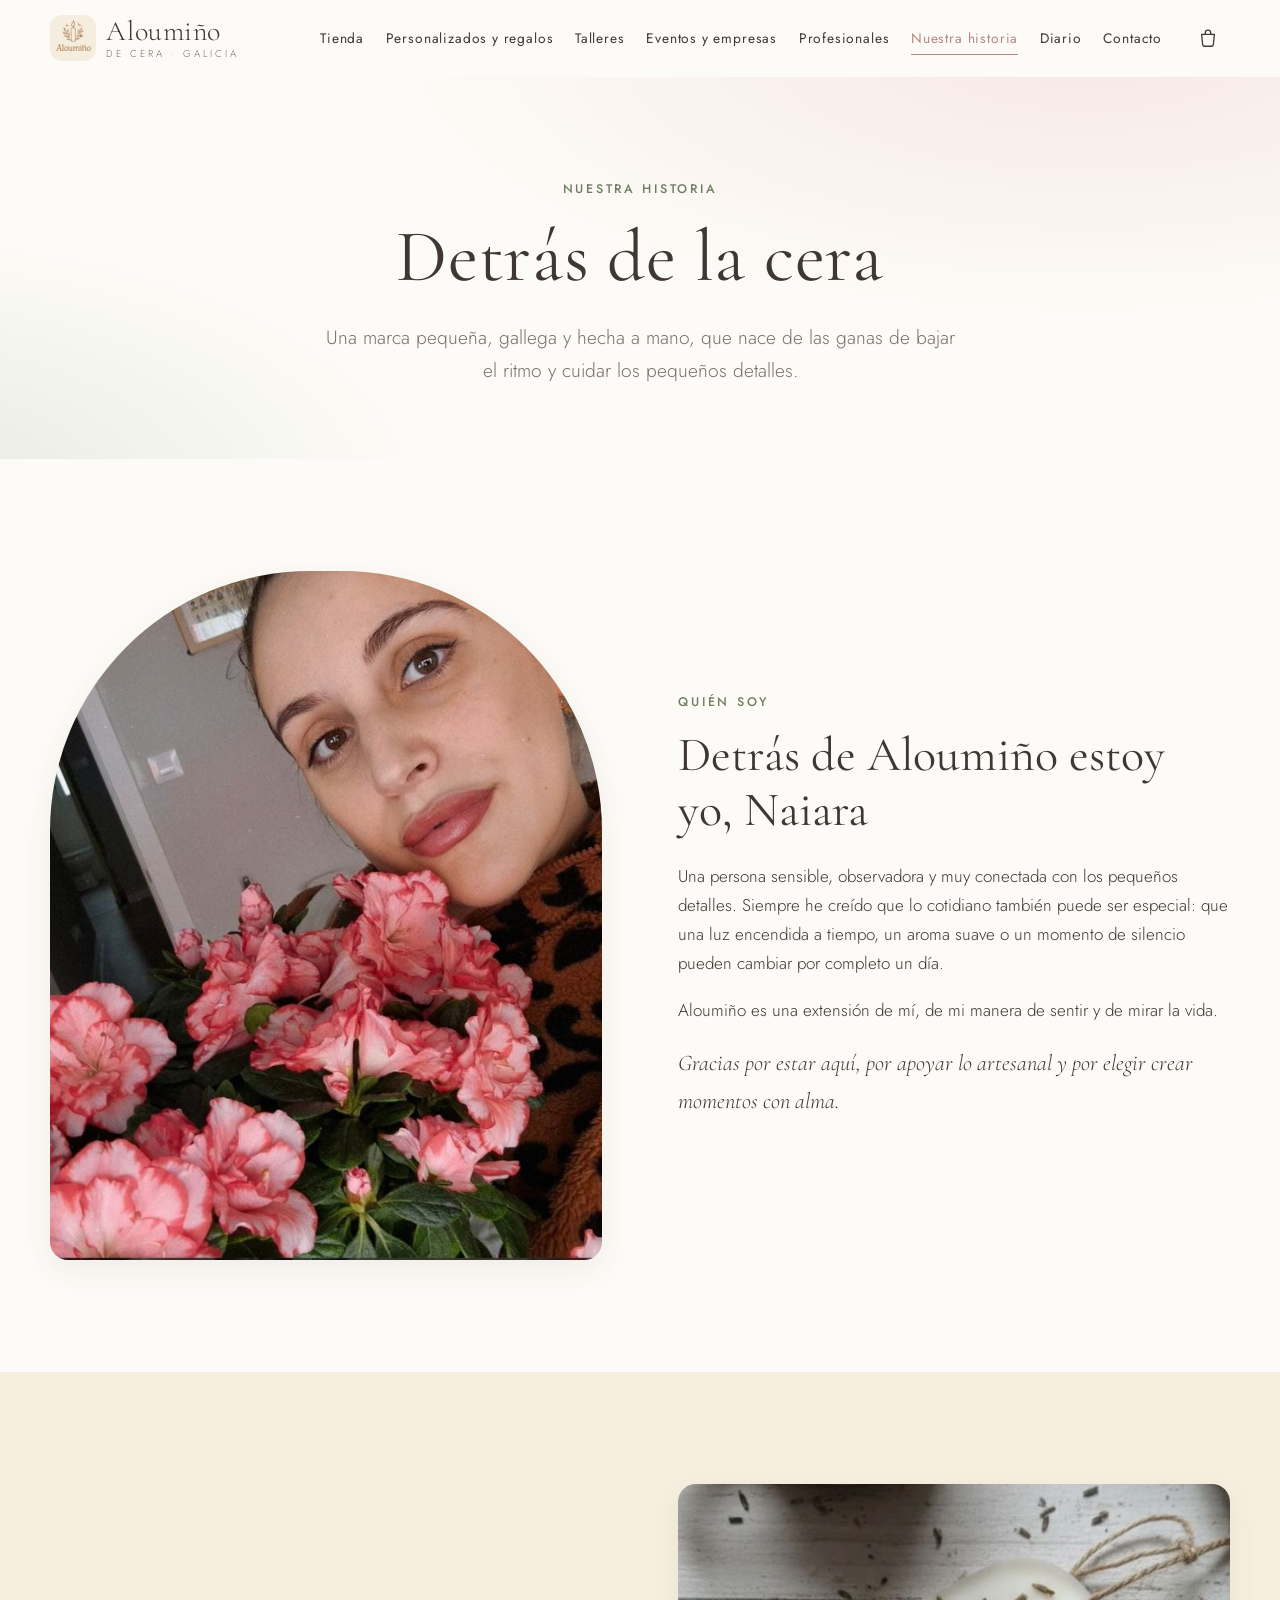
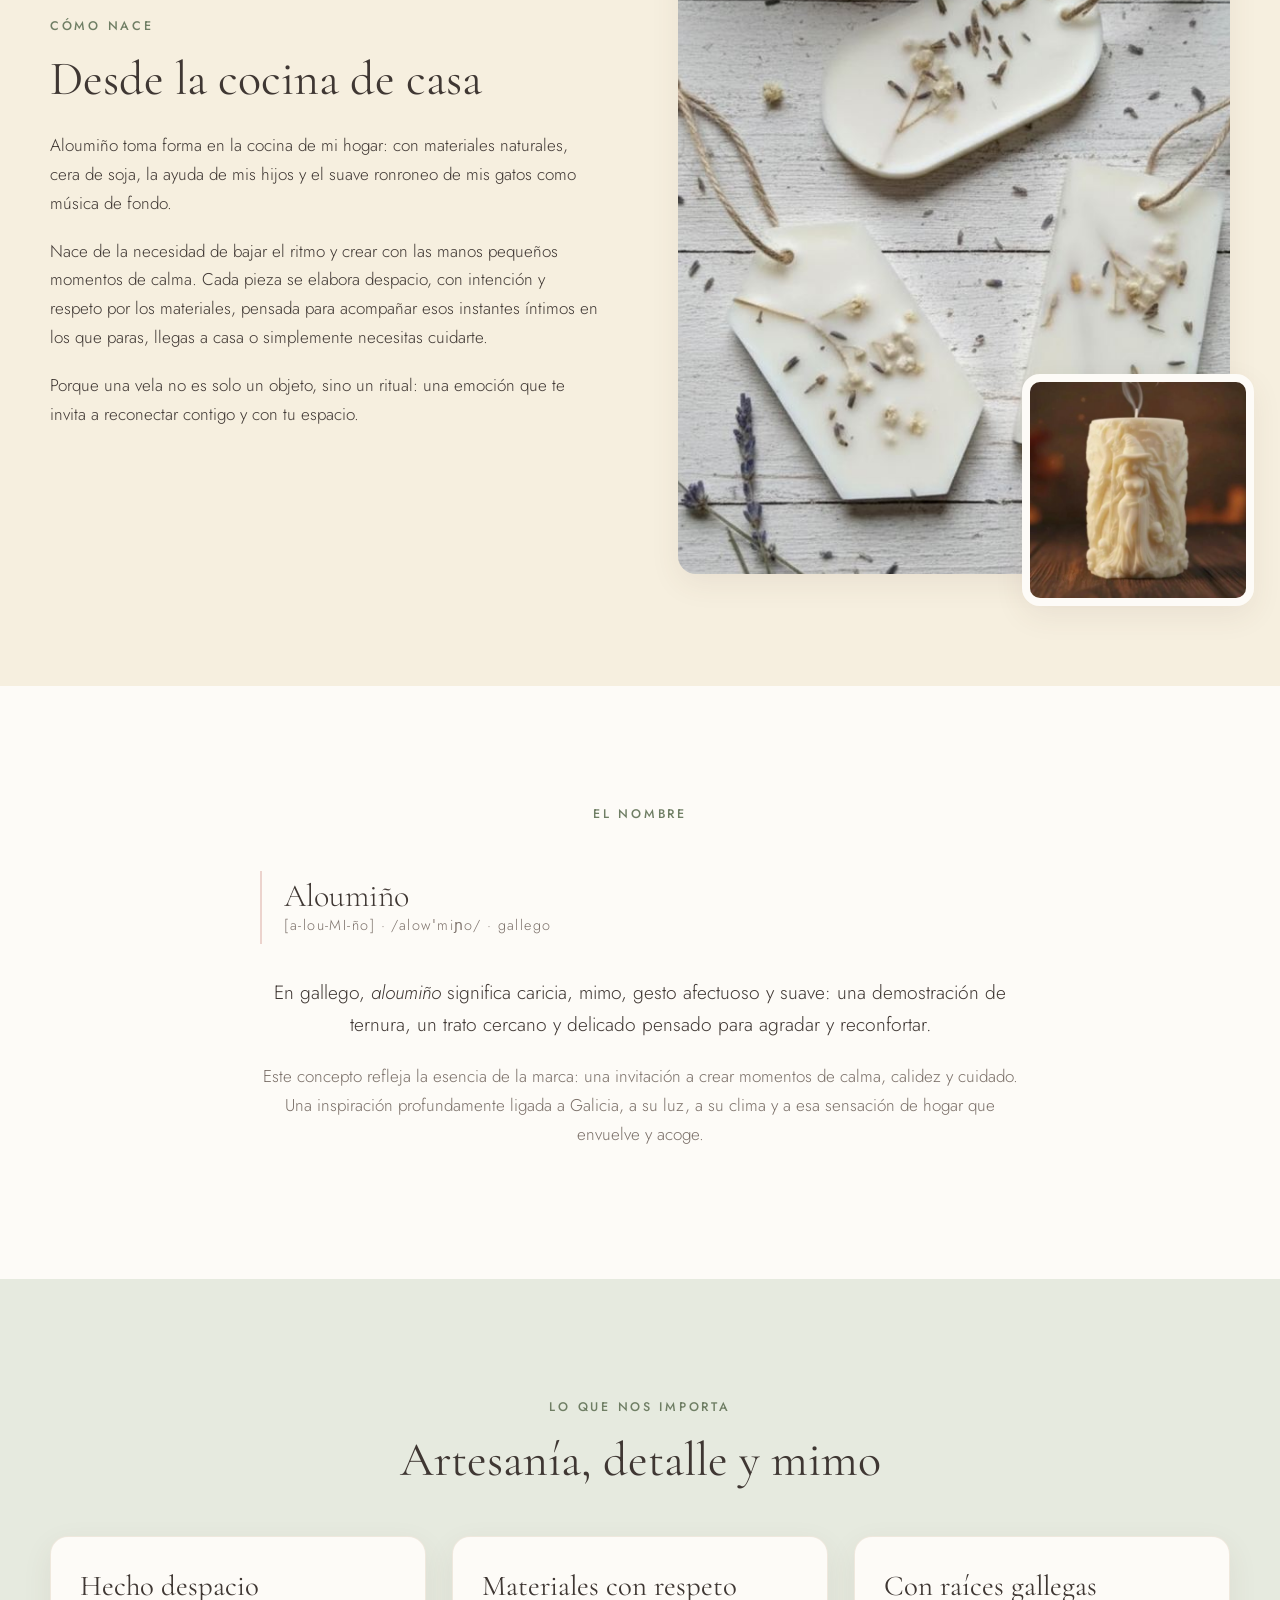
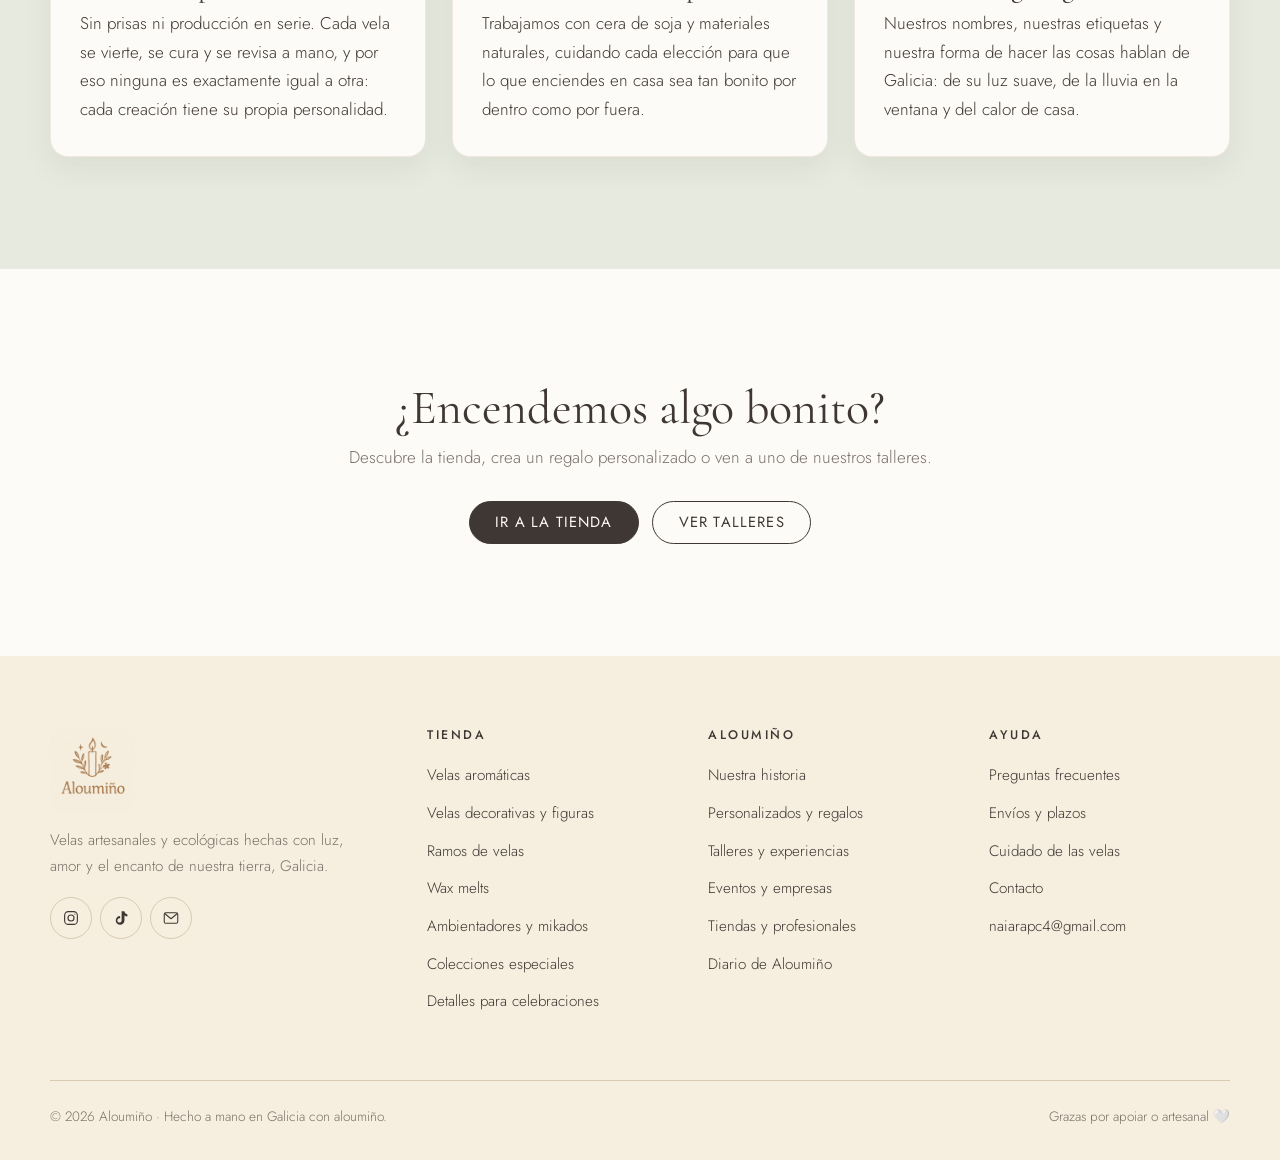
<file: historia.html>
﻿<!doctype html>
<html lang="es" class="no-js">
<head>
  <meta charset="utf-8">
  <meta name="viewport" content="width=device-width, initial-scale=1">
  <title>Nuestra historia · Aloumiño</title>
  <meta name="description" content="Quién está detrás de Aloumiño, cómo nace el proyecto y por qué cada vela se hace despacio, a mano y con mimo en Galicia.">
  <meta property="og:title" content="Nuestra historia · Aloumiño">
  <meta property="og:image" content="assets/img/naiara.jpg">
  <meta name="theme-color" content="#fdfbf7">
  <link rel="icon" type="image/png" href="assets/img/favicon.png">
  <link rel="preconnect" href="https://fonts.googleapis.com">
  <link rel="preconnect" href="https://fonts.gstatic.com" crossorigin>
  <link rel="stylesheet" href="https://fonts.googleapis.com/css2?family=Cormorant+Garamond:ital,wght@0,400;0,500;1,400&family=Jost:wght@300;400;500&display=swap">
  <link rel="stylesheet" href="assets/css/styles.css">
  <script src="assets/js/config.js" defer></script>
  <script src="assets/js/products.js" defer></script>
  <script src="assets/js/main.js" defer></script>
</head>
<body data-page="historia">
  <a class="skip-link" href="#main">Saltar al contenido</a>
  <header class="site-header" id="site-header"></header>

  <main id="main">
    <section class="page-hero">
      <div class="container">
        <span class="eyebrow">Nuestra historia</span>
        <h1>Detrás de la cera</h1>
        <p class="lead">Una marca pequeña, gallega y hecha a mano, que nace de las ganas de bajar el ritmo y cuidar los pequeños detalles.</p>
      </div>
    </section>

    <section class="section">
      <div class="container split">
        <div class="split-media reveal">
          <img class="arch" src="assets/img/naiara.jpg" alt="Naiara, creadora de Aloumiño, con un ramo de flores rosas">
        </div>
        <div class="reveal">
          <span class="eyebrow">Quién soy</span>
          <h2>Detrás de Aloumiño estoy yo, Naiara</h2>
          <p>Una persona sensible, observadora y muy conectada con los pequeños detalles. Siempre he creído que lo cotidiano también puede ser especial: que una luz encendida a tiempo, un aroma suave o un momento de silencio pueden cambiar por completo un día.</p>
          <p>Aloumiño es una extensión de mí, de mi manera de sentir y de mirar la vida.</p>
          <p class="script" style="font-size:1.4rem">Gracias por estar aquí, por apoyar lo artesanal y por elegir crear momentos con alma.</p>
        </div>
      </div>
    </section>

    <section class="section section--cream">
      <div class="container split split--reverse">
        <div class="split-media reveal">
          <img src="assets/img/wax-sachet.jpg" alt="Wax sachets de cera blanca decorados con lavanda y flores secas" style="aspect-ratio:4/5">
          <img class="floating" src="assets/img/vela-figura-relieve.jpg" alt="Vela pilar con figura en relieve" loading="lazy">
        </div>
        <div class="reveal">
          <span class="eyebrow">Cómo nace</span>
          <h2>Desde la cocina de casa</h2>
          <p>Aloumiño toma forma en la cocina de mi hogar: con materiales naturales, cera de soja, la ayuda de mis hijos y el suave ronroneo de mis gatos como música de fondo.</p>
          <p>Nace de la necesidad de bajar el ritmo y crear con las manos pequeños momentos de calma. Cada pieza se elabora despacio, con intención y respeto por los materiales, pensada para acompañar esos instantes íntimos en los que paras, llegas a casa o simplemente necesitas cuidarte.</p>
          <p>Porque una vela no es solo un objeto, sino un ritual: una emoción que te invita a reconectar contigo y con tu espacio.</p>
        </div>
      </div>
    </section>

    <section class="section">
      <div class="container narrow center reveal">
        <span class="eyebrow">El nombre</span>
        <div class="word-def" style="text-align:left">
          <div class="word">Aloumiño</div>
          <div class="phon">[a-lou-MI-ño] · /alowˈmiɲo/ · gallego</div>
        </div>
        <p class="lead" style="color:var(--ink)">En gallego, <em>aloumiño</em> significa caricia, mimo, gesto afectuoso y suave: una demostración de ternura, un trato cercano y delicado pensado para agradar y reconfortar.</p>
        <p class="muted">Este concepto refleja la esencia de la marca: una invitación a crear momentos de calma, calidez y cuidado. Una inspiración profundamente ligada a Galicia, a su luz, a su clima y a esa sensación de hogar que envuelve y acoge.</p>
      </div>
    </section>

    <section class="section section--sage">
      <div class="container">
        <div class="section-head reveal">
          <span class="eyebrow">Lo que nos importa</span>
          <h2>Artesanía, detalle y mimo</h2>
        </div>
        <div class="cards">
          <div class="card reveal">
            <h3>Hecho despacio</h3>
            <p>Sin prisas ni producción en serie. Cada vela se vierte, se cura y se revisa a mano, y por eso ninguna es exactamente igual a otra: cada creación tiene su propia personalidad.</p>
          </div>
          <div class="card reveal">
            <h3>Materiales con respeto</h3>
            <p>Trabajamos con cera de soja y materiales naturales, cuidando cada elección para que lo que enciendes en casa sea tan bonito por dentro como por fuera.</p>
          </div>
          <div class="card reveal">
            <h3>Con raíces gallegas</h3>
            <p>Nuestros nombres, nuestras etiquetas y nuestra forma de hacer las cosas hablan de Galicia: de su luz suave, de la lluvia en la ventana y del calor de casa.</p>
          </div>
        </div>
      </div>
    </section>

    <section class="section">
      <div class="container cta-band reveal">
        <h2>¿Encendemos algo bonito?</h2>
        <p>Descubre la tienda, crea un regalo personalizado o ven a uno de nuestros talleres.</p>
        <div class="btn-row center">
          <a class="btn" href="tienda.html">Ir a la tienda</a>
          <a class="btn btn--ghost" href="talleres.html">Ver talleres</a>
        </div>
      </div>
    </section>
  </main>

  <footer class="site-footer" id="site-footer"></footer>
</body>
</html>
</file>
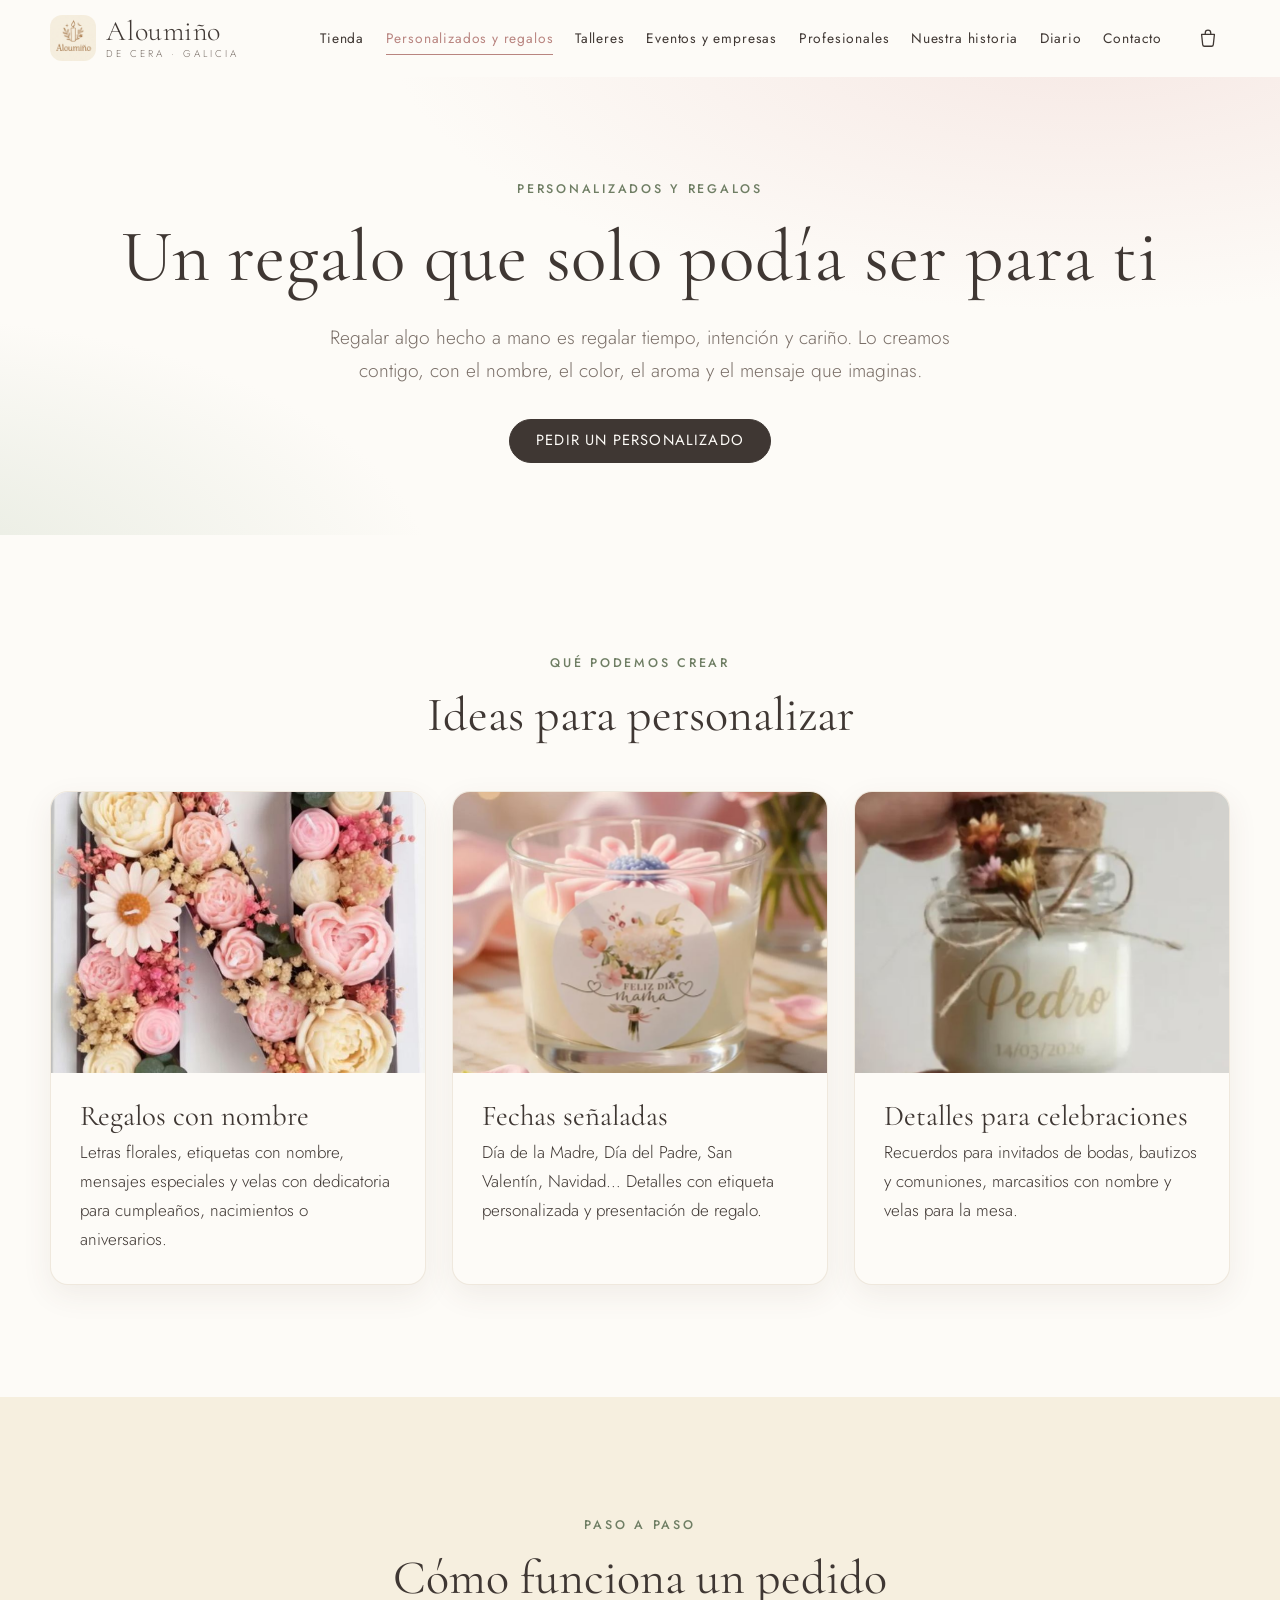
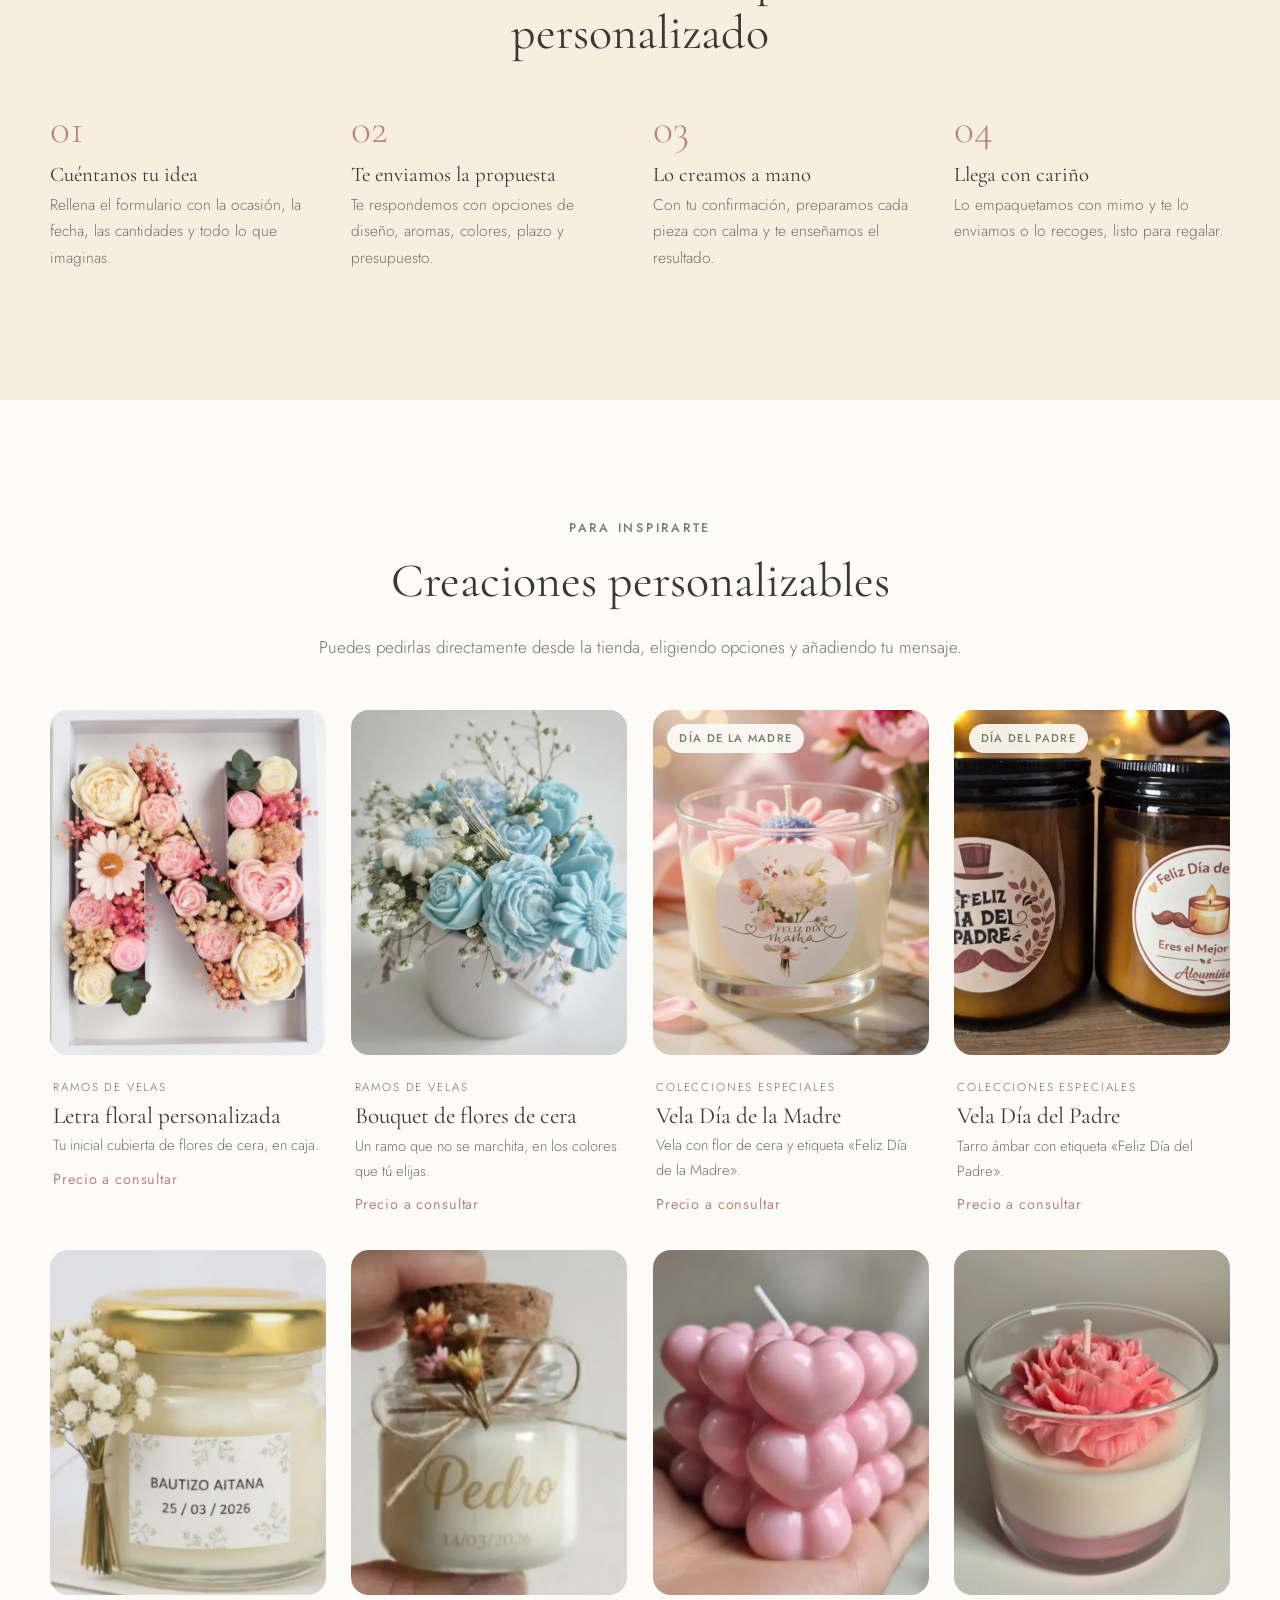
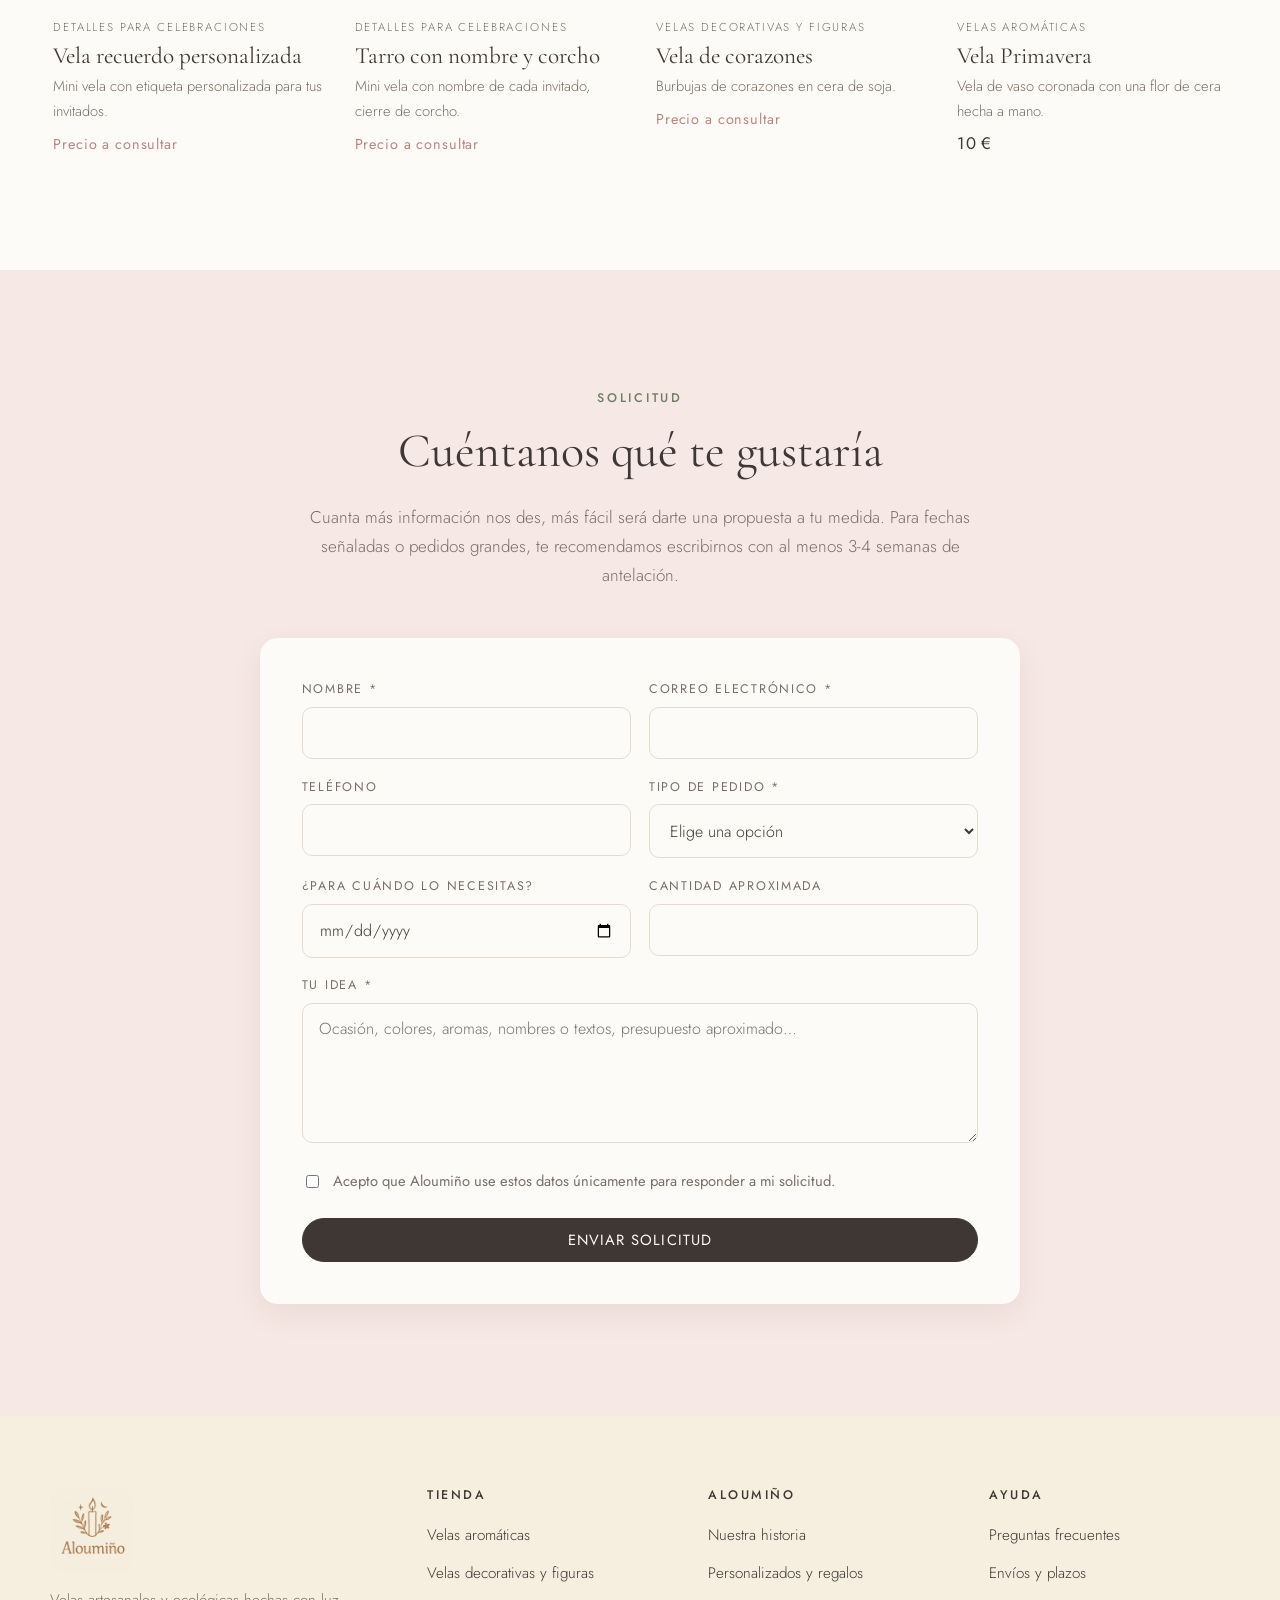
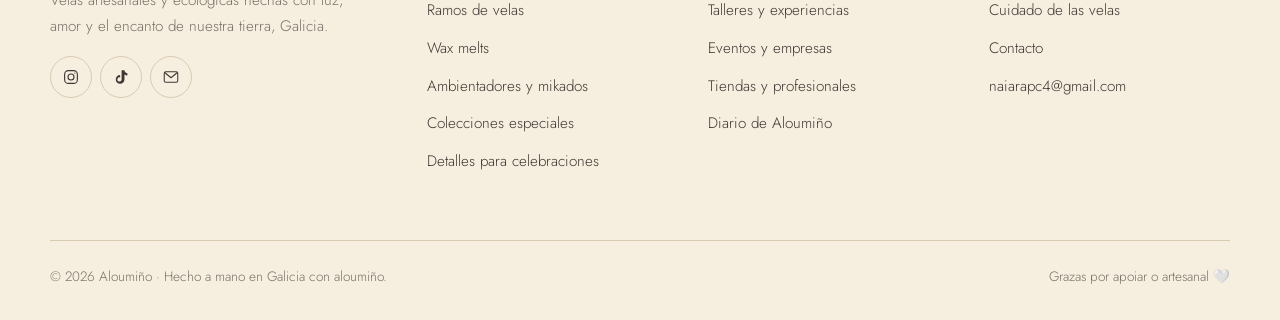
<file: personalizados.html>
<!doctype html>
<html lang="es" class="no-js">
<head>
  <meta charset="utf-8">
  <meta name="viewport" content="width=device-width, initial-scale=1">
  <title>Personalizados y regalos · Aloumiño</title>
  <meta name="description" content="Velas y regalos personalizados hechos a mano: nombres, mensajes, colores y aromas para cumpleaños, bodas, bautizos y celebraciones.">
  <meta property="og:title" content="Personalizados y regalos · Aloumiño">
  <meta property="og:image" content="assets/img/letra-personalizada.jpg">
  <meta name="theme-color" content="#fdfbf7">
  <link rel="icon" type="image/png" href="assets/img/favicon.png">
  <link rel="preconnect" href="https://fonts.googleapis.com">
  <link rel="preconnect" href="https://fonts.gstatic.com" crossorigin>
  <link rel="stylesheet" href="https://fonts.googleapis.com/css2?family=Cormorant+Garamond:ital,wght@0,400;0,500;1,400&family=Jost:wght@300;400;500&display=swap">
  <link rel="stylesheet" href="assets/css/styles.css">
  <script src="assets/js/config.js" defer></script>
  <script src="assets/js/products.js" defer></script>
  <script src="assets/js/main.js" defer></script>
</head>
<body data-page="personalizados">
  <a class="skip-link" href="#main">Saltar al contenido</a>
  <header class="site-header" id="site-header"></header>

  <main id="main">
    <section class="page-hero">
      <div class="container">
        <span class="eyebrow">Personalizados y regalos</span>
        <h1>Un regalo que solo podía ser para ti</h1>
        <p class="lead">Regalar algo hecho a mano es regalar tiempo, intención y cariño. Lo creamos contigo, con el nombre, el color, el aroma y el mensaje que imaginas.</p>
        <div class="btn-row center" style="margin-top:2rem"><a class="btn" href="#formulario">Pedir un personalizado</a></div>
      </div>
    </section>

    <section class="section">
      <div class="container">
        <div class="section-head reveal">
          <span class="eyebrow">Qué podemos crear</span>
          <h2>Ideas para personalizar</h2>
        </div>
        <div class="cards">
          <div class="card card--image reveal">
            <img src="assets/img/letra-personalizada.jpg" alt="Letra N rellena de flores de cera en caja" loading="lazy">
            <div class="card-content"><h3>Regalos con nombre</h3><p>Letras florales, etiquetas con nombre, mensajes especiales y velas con dedicatoria para cumpleaños, nacimientos o aniversarios.</p></div>
          </div>
          <div class="card card--image reveal">
            <img src="assets/img/vela-dia-de-la-madre.jpg" alt="Vela con flor de cera y etiqueta Feliz Día de la Madre" loading="lazy">
            <div class="card-content"><h3>Fechas señaladas</h3><p>Día de la Madre, Día del Padre, San Valentín, Navidad… Detalles con etiqueta personalizada y presentación de regalo.</p></div>
          </div>
          <div class="card card--image reveal">
            <img src="assets/img/detalle-nombre.jpg" alt="Mini vela en tarro de corcho con el nombre Pedro" loading="lazy">
            <div class="card-content"><h3>Detalles para celebraciones</h3><p>Recuerdos para invitados de bodas, bautizos y comuniones, marcasitios con nombre y velas para la mesa.</p></div>
          </div>
        </div>
      </div>
    </section>

    <section class="section section--cream">
      <div class="container">
        <div class="section-head reveal">
          <span class="eyebrow">Paso a paso</span>
          <h2>Cómo funciona un pedido personalizado</h2>
        </div>
        <div class="steps">
          <div class="step reveal"><h4>Cuéntanos tu idea</h4><p>Rellena el formulario con la ocasión, la fecha, las cantidades y todo lo que imaginas.</p></div>
          <div class="step reveal"><h4>Te enviamos la propuesta</h4><p>Te respondemos con opciones de diseño, aromas, colores, plazo y presupuesto.</p></div>
          <div class="step reveal"><h4>Lo creamos a mano</h4><p>Con tu confirmación, preparamos cada pieza con calma y te enseñamos el resultado.</p></div>
          <div class="step reveal"><h4>Llega con cariño</h4><p>Lo empaquetamos con mimo y te lo enviamos o lo recoges, listo para regalar.</p></div>
        </div>
      </div>
    </section>

    <section class="section">
      <div class="container">
        <div class="section-head reveal">
          <span class="eyebrow">Para inspirarte</span>
          <h2>Creaciones personalizables</h2>
          <p>Puedes pedirlas directamente desde la tienda, eligiendo opciones y añadiendo tu mensaje.</p>
        </div>
        <div class="product-grid" data-products="ids:letra-personalizada,bouquet,dia-de-la-madre,dia-del-padre,detalle-bautizo,detalle-nombre,vela-corazones,primavera"></div>
      </div>
    </section>

    <section class="section section--rose" id="formulario">
      <div class="container narrow">
        <div class="section-head reveal">
          <span class="eyebrow">Solicitud</span>
          <h2>Cuéntanos qué te gustaría</h2>
          <p>Cuanta más información nos des, más fácil será darte una propuesta a tu medida. Para fechas señaladas o pedidos grandes, te recomendamos escribirnos con al menos 3-4 semanas de antelación.</p>
        </div>
        <form class="form form-card reveal" data-form="Pedido personalizado" novalidate>
          <div class="hp" aria-hidden="true"><label for="pz-gotcha">No rellenar</label><input class="hp-input" type="text" id="pz-gotcha" name="_gotcha" tabindex="-1" autocomplete="off"></div>
          <div class="form-row">
            <div><label for="pz-nombre">Nombre *</label><input type="text" id="pz-nombre" name="nombre" autocomplete="name" required></div>
            <div><label for="pz-email">Correo electrónico *</label><input type="email" id="pz-email" name="email" autocomplete="email" required></div>
          </div>
          <div class="form-row">
            <div><label for="pz-telefono">Teléfono</label><input type="tel" id="pz-telefono" name="telefono" autocomplete="tel"></div>
            <div>
              <label for="pz-tipo">Tipo de pedido *</label>
              <select id="pz-tipo" name="tipo" required>
                <option value="">Elige una opción</option>
                <option>Regalo personalizado</option>
                <option>Fecha señalada (Día de la Madre, Navidad…)</option>
                <option>Detalles para invitados</option>
                <option>Bouquet o letra floral</option>
                <option>Otra idea</option>
              </select>
            </div>
          </div>
          <div class="form-row">
            <div><label for="pz-fecha">¿Para cuándo lo necesitas?</label><input type="date" id="pz-fecha" name="fecha"></div>
            <div><label for="pz-cantidad">Cantidad aproximada</label><input type="number" id="pz-cantidad" name="cantidad" min="1" inputmode="numeric"></div>
          </div>
          <div><label for="pz-mensaje">Tu idea *</label><textarea id="pz-mensaje" name="mensaje" placeholder="Ocasión, colores, aromas, nombres o textos, presupuesto aproximado…" required></textarea></div>
          <label class="checkbox"><input type="checkbox" name="privacidad" required> Acepto que Aloumiño use estos datos únicamente para responder a mi solicitud.</label>
          <button class="btn" type="submit">Enviar solicitud</button>
          <p class="form-status" role="status" hidden></p>
        </form>
      </div>
    </section>
  </main>

  <footer class="site-footer" id="site-footer"></footer>
</body>
</html>
</file>
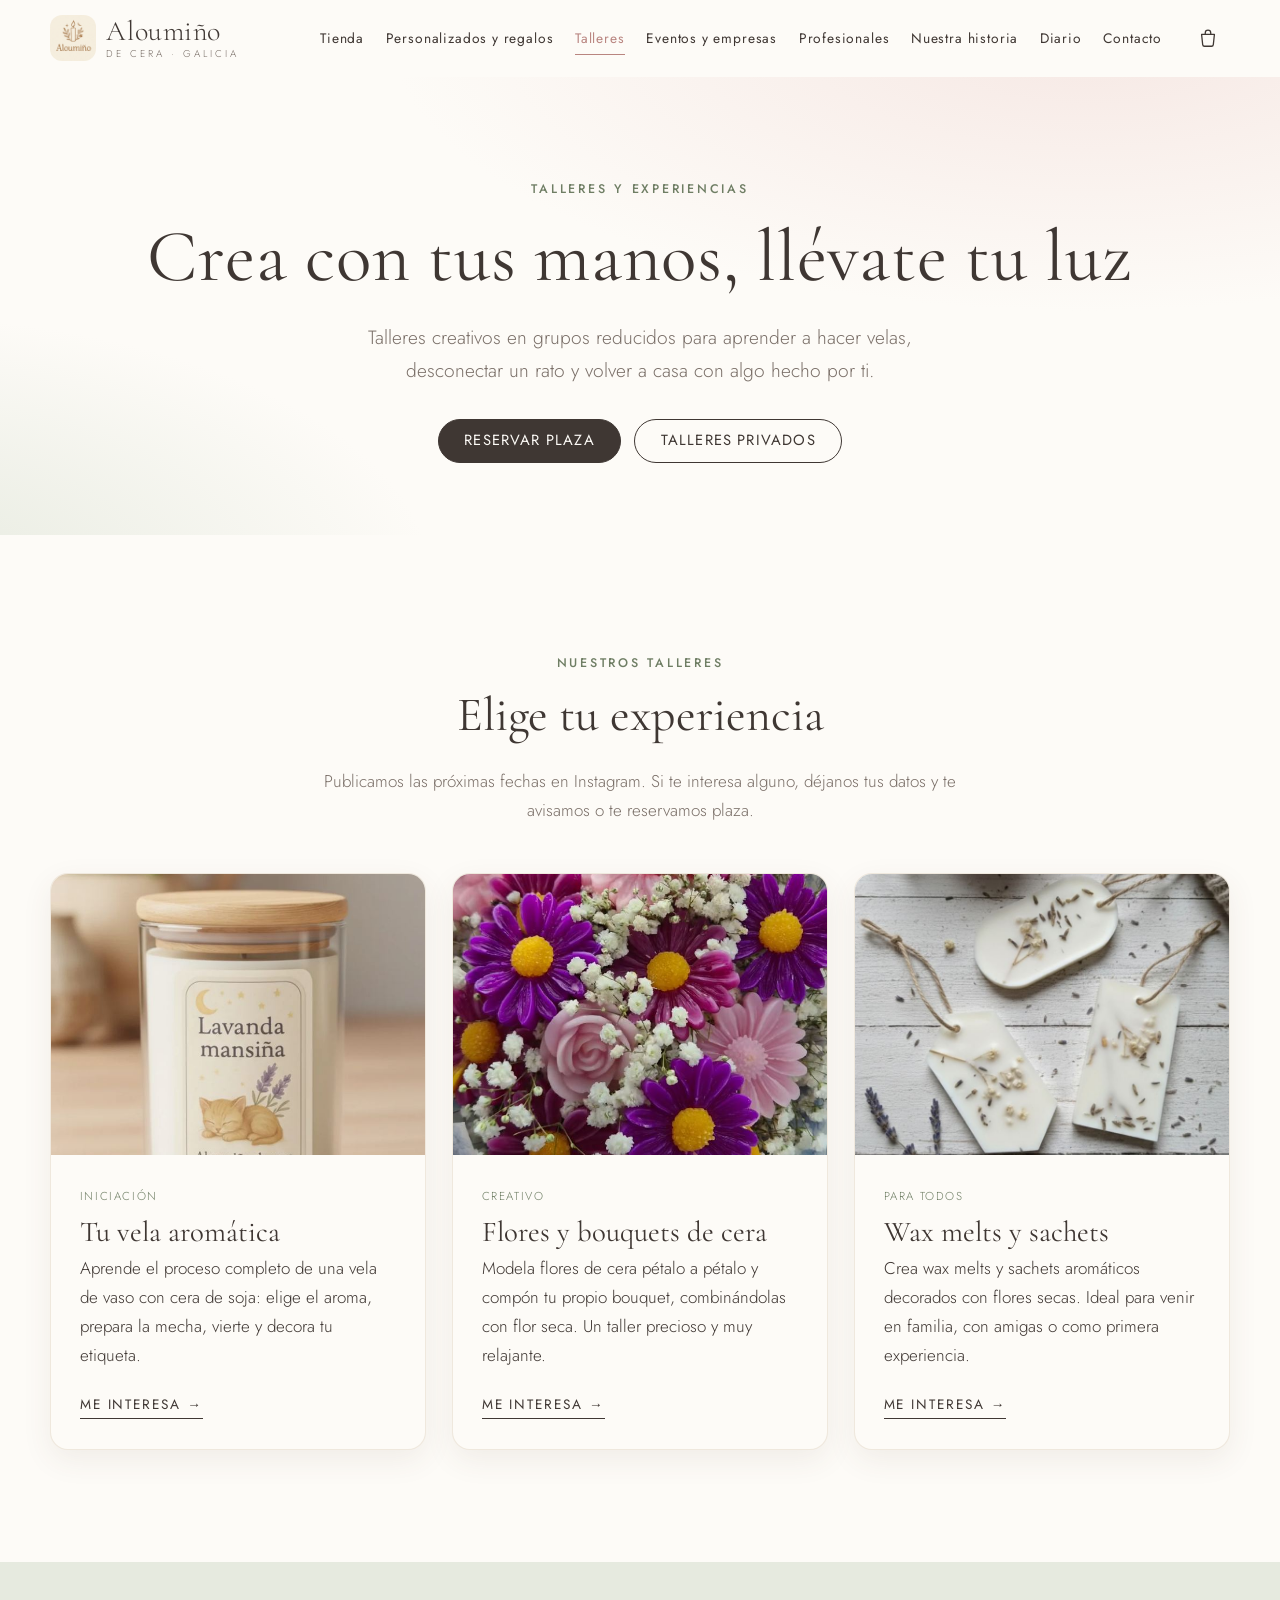
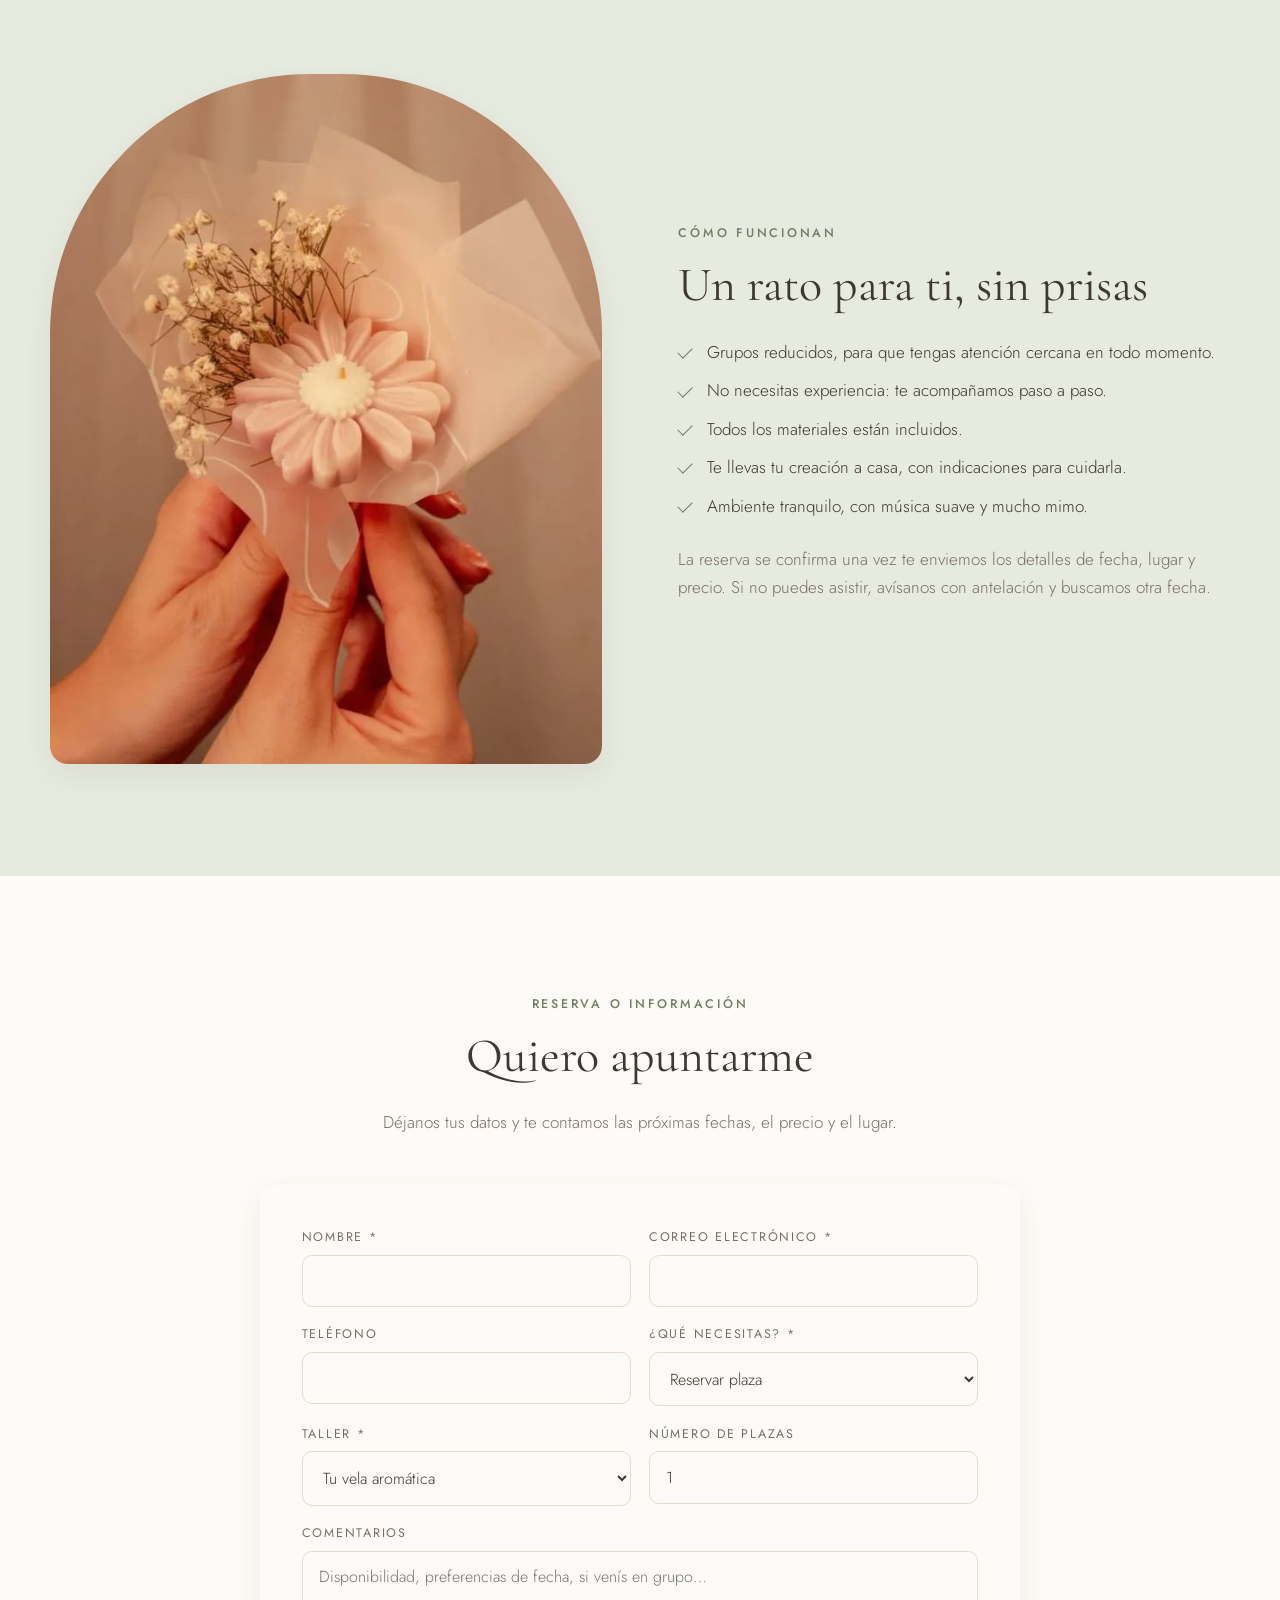
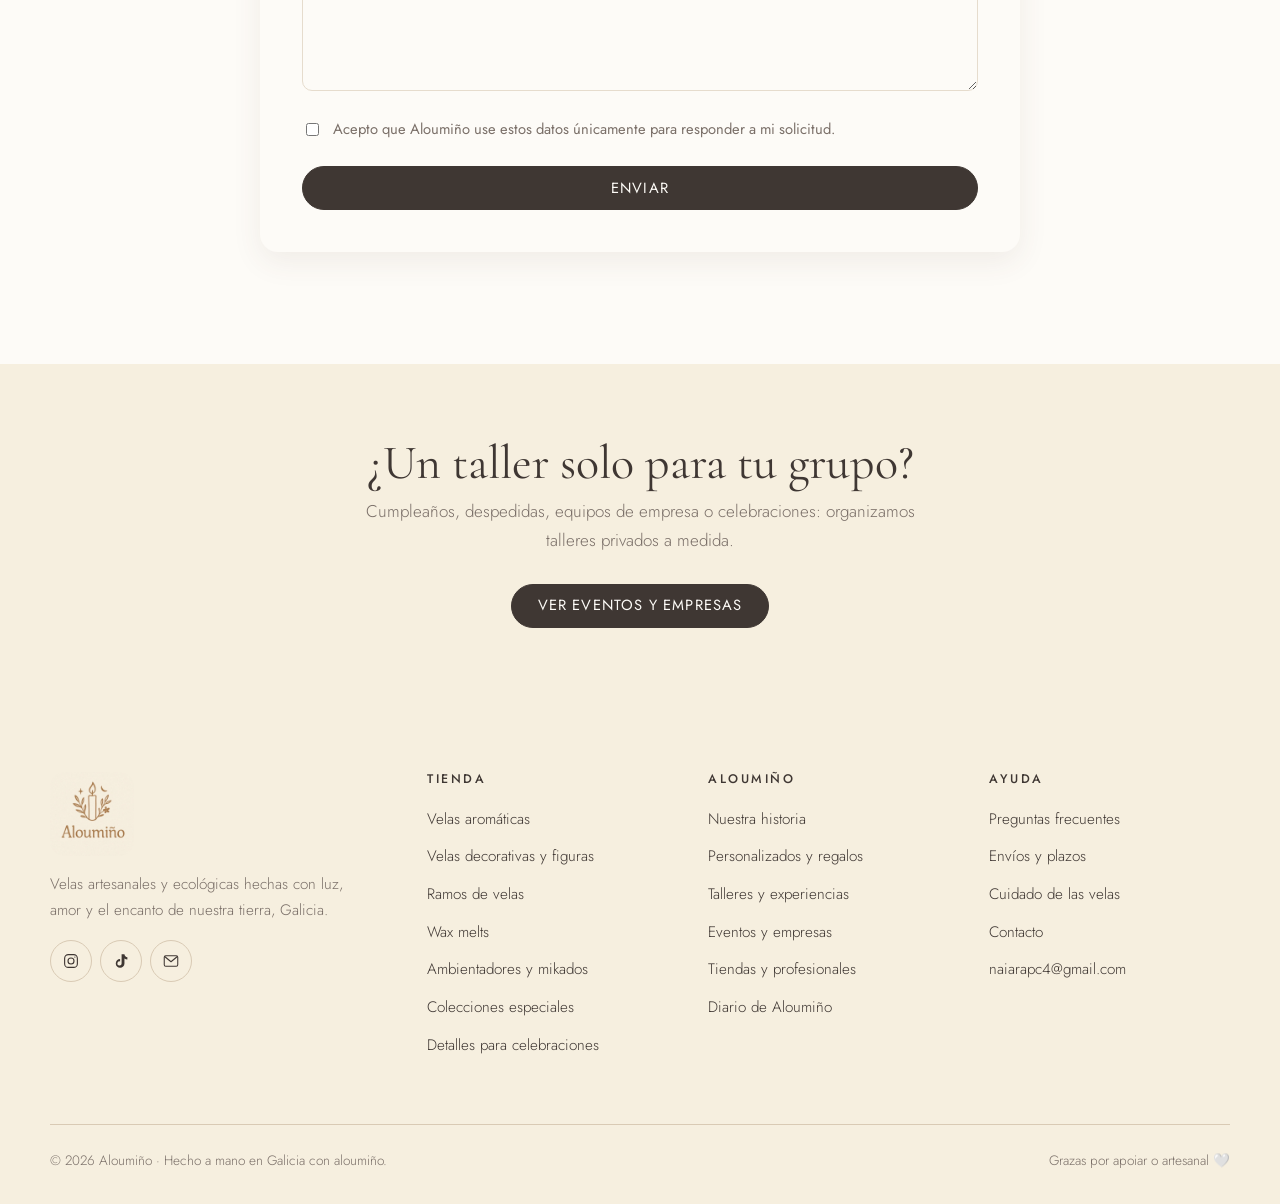
<file: talleres.html>
<!doctype html>
<html lang="es" class="no-js">
<head>
  <meta charset="utf-8">
  <meta name="viewport" content="width=device-width, initial-scale=1">
  <title>Talleres y experiencias · Aloumiño</title>
  <meta name="description" content="Talleres creativos de velas artesanales en Galicia: crea tu propia vela, flores de cera y wax melts en grupos reducidos. Reserva tu plaza.">
  <meta property="og:title" content="Talleres y experiencias · Aloumiño">
  <meta property="og:image" content="assets/img/bouquet-flor.jpg">
  <meta name="theme-color" content="#fdfbf7">
  <link rel="icon" type="image/png" href="assets/img/favicon.png">
  <link rel="preconnect" href="https://fonts.googleapis.com">
  <link rel="preconnect" href="https://fonts.gstatic.com" crossorigin>
  <link rel="stylesheet" href="https://fonts.googleapis.com/css2?family=Cormorant+Garamond:ital,wght@0,400;0,500;1,400&family=Jost:wght@300;400;500&display=swap">
  <link rel="stylesheet" href="assets/css/styles.css">
  <script src="assets/js/config.js" defer></script>
  <script src="assets/js/products.js" defer></script>
  <script src="assets/js/main.js" defer></script>
</head>
<body data-page="talleres">
  <a class="skip-link" href="#main">Saltar al contenido</a>
  <header class="site-header" id="site-header"></header>

  <main id="main">
    <section class="page-hero">
      <div class="container">
        <span class="eyebrow">Talleres y experiencias</span>
        <h1>Crea con tus manos, llévate tu luz</h1>
        <p class="lead">Talleres creativos en grupos reducidos para aprender a hacer velas, desconectar un rato y volver a casa con algo hecho por ti.</p>
        <div class="btn-row center" style="margin-top:2rem">
          <a class="btn" href="#reserva">Reservar plaza</a>
          <a class="btn btn--ghost" href="eventos.html">Talleres privados</a>
        </div>
      </div>
    </section>

    <section class="section">
      <div class="container">
        <div class="section-head reveal">
          <span class="eyebrow">Nuestros talleres</span>
          <h2>Elige tu experiencia</h2>
          <p>Publicamos las próximas fechas en Instagram. Si te interesa alguno, déjanos tus datos y te avisamos o te reservamos plaza.</p>
        </div>
        <div class="cards">
          <article class="card card--image reveal">
            <img src="assets/img/vela-lavanda-mansina.jpg" alt="Vela aromática de vaso con tapa de madera" loading="lazy">
            <div class="card-content">
              <span class="tag">Iniciación</span>
              <h3>Tu vela aromática</h3>
              <p>Aprende el proceso completo de una vela de vaso con cera de soja: elige el aroma, prepara la mecha, vierte y decora tu etiqueta.</p>
              <a class="link-arrow" href="?taller=vela-aromatica#reserva">Me interesa</a>
            </div>
          </article>
          <article class="card card--image reveal">
            <img src="assets/img/ramo-colores.jpg" alt="Ramo de flores de cera en tonos lila, rosa y amarillo" loading="lazy">
            <div class="card-content">
              <span class="tag">Creativo</span>
              <h3>Flores y bouquets de cera</h3>
              <p>Modela flores de cera pétalo a pétalo y compón tu propio bouquet, combinándolas con flor seca. Un taller precioso y muy relajante.</p>
              <a class="link-arrow" href="?taller=bouquet#reserva">Me interesa</a>
            </div>
          </article>
          <article class="card card--image reveal">
            <img src="assets/img/wax-sachet.jpg" alt="Wax sachets decorados con lavanda y flores secas" loading="lazy">
            <div class="card-content">
              <span class="tag">Para todos</span>
              <h3>Wax melts y sachets</h3>
              <p>Crea wax melts y sachets aromáticos decorados con flores secas. Ideal para venir en familia, con amigas o como primera experiencia.</p>
              <a class="link-arrow" href="?taller=wax#reserva">Me interesa</a>
            </div>
          </article>
        </div>
      </div>
    </section>

    <section class="section section--sage">
      <div class="container split">
        <div class="split-media reveal">
          <img class="arch" src="assets/img/bouquet-flor.jpg" alt="Manos sujetando una flor de cera envuelta" loading="lazy">
        </div>
        <div class="reveal">
          <span class="eyebrow">Cómo funcionan</span>
          <h2>Un rato para ti, sin prisas</h2>
          <ul class="check-list">
            <li>Grupos reducidos, para que tengas atención cercana en todo momento.</li>
            <li>No necesitas experiencia: te acompañamos paso a paso.</li>
            <li>Todos los materiales están incluidos.</li>
            <li>Te llevas tu creación a casa, con indicaciones para cuidarla.</li>
            <li>Ambiente tranquilo, con música suave y mucho mimo.</li>
          </ul>
          <p class="muted">La reserva se confirma una vez te enviemos los detalles de fecha, lugar y precio. Si no puedes asistir, avísanos con antelación y buscamos otra fecha.</p>
        </div>
      </div>
    </section>

    <section class="section" id="reserva">
      <div class="container narrow">
        <div class="section-head reveal">
          <span class="eyebrow">Reserva o información</span>
          <h2>Quiero apuntarme</h2>
          <p>Déjanos tus datos y te contamos las próximas fechas, el precio y el lugar.</p>
        </div>
        <form class="form form-card reveal" data-form="Taller" novalidate>
          <div class="hp" aria-hidden="true"><label for="tl-gotcha">No rellenar</label><input class="hp-input" type="text" id="tl-gotcha" name="_gotcha" tabindex="-1" autocomplete="off"></div>
          <div class="form-row">
            <div><label for="tl-nombre">Nombre *</label><input type="text" id="tl-nombre" name="nombre" autocomplete="name" required></div>
            <div><label for="tl-email">Correo electrónico *</label><input type="email" id="tl-email" name="email" autocomplete="email" required></div>
          </div>
          <div class="form-row">
            <div><label for="tl-telefono">Teléfono</label><input type="tel" id="tl-telefono" name="telefono" autocomplete="tel"></div>
            <div>
              <label for="tl-solicitud">¿Qué necesitas? *</label>
              <select id="tl-solicitud" name="solicitud" required>
                <option>Reservar plaza</option>
                <option>Solo información</option>
                <option>Avisadme de nuevas fechas</option>
              </select>
            </div>
          </div>
          <div class="form-row">
            <div>
              <label for="tl-taller">Taller *</label>
              <select id="tl-taller" name="taller" required>
                <option value="vela-aromatica">Tu vela aromática</option>
                <option value="bouquet">Flores y bouquets de cera</option>
                <option value="wax">Wax melts y sachets</option>
                <option value="cualquiera">Cualquiera, me gustan todos</option>
              </select>
            </div>
            <div><label for="tl-plazas">Número de plazas</label><input type="number" id="tl-plazas" name="plazas" min="1" max="20" value="1" inputmode="numeric"></div>
          </div>
          <div><label for="tl-mensaje">Comentarios</label><textarea id="tl-mensaje" name="mensaje" placeholder="Disponibilidad, preferencias de fecha, si venís en grupo…"></textarea></div>
          <label class="checkbox"><input type="checkbox" name="privacidad" required> Acepto que Aloumiño use estos datos únicamente para responder a mi solicitud.</label>
          <button class="btn" type="submit">Enviar</button>
          <p class="form-status" role="status" hidden></p>
        </form>
      </div>
    </section>

    <section class="section section--cream section--tight">
      <div class="container cta-band reveal">
        <h2>¿Un taller solo para tu grupo?</h2>
        <p>Cumpleaños, despedidas, equipos de empresa o celebraciones: organizamos talleres privados a medida.</p>
        <a class="btn" href="eventos.html">Ver eventos y empresas</a>
      </div>
    </section>
  </main>

  <footer class="site-footer" id="site-footer"></footer>
</body>
</html>
</file>
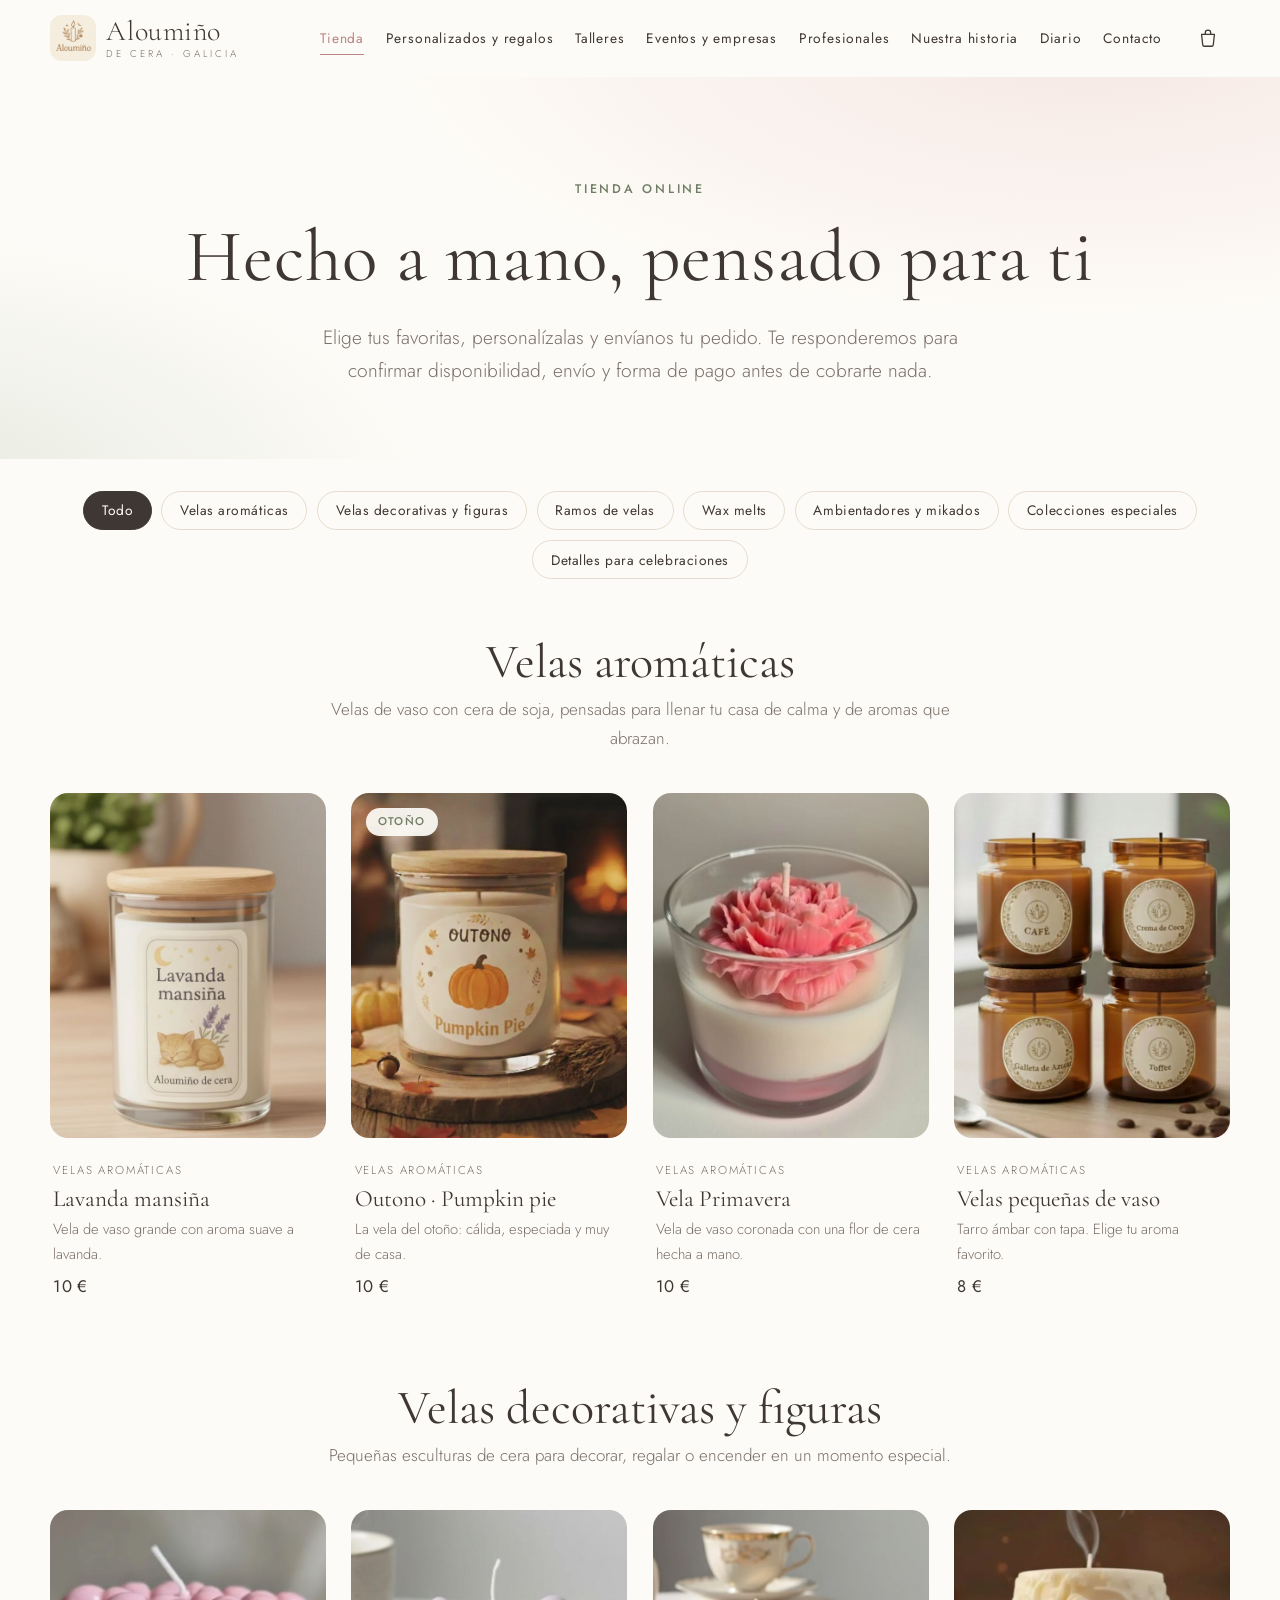
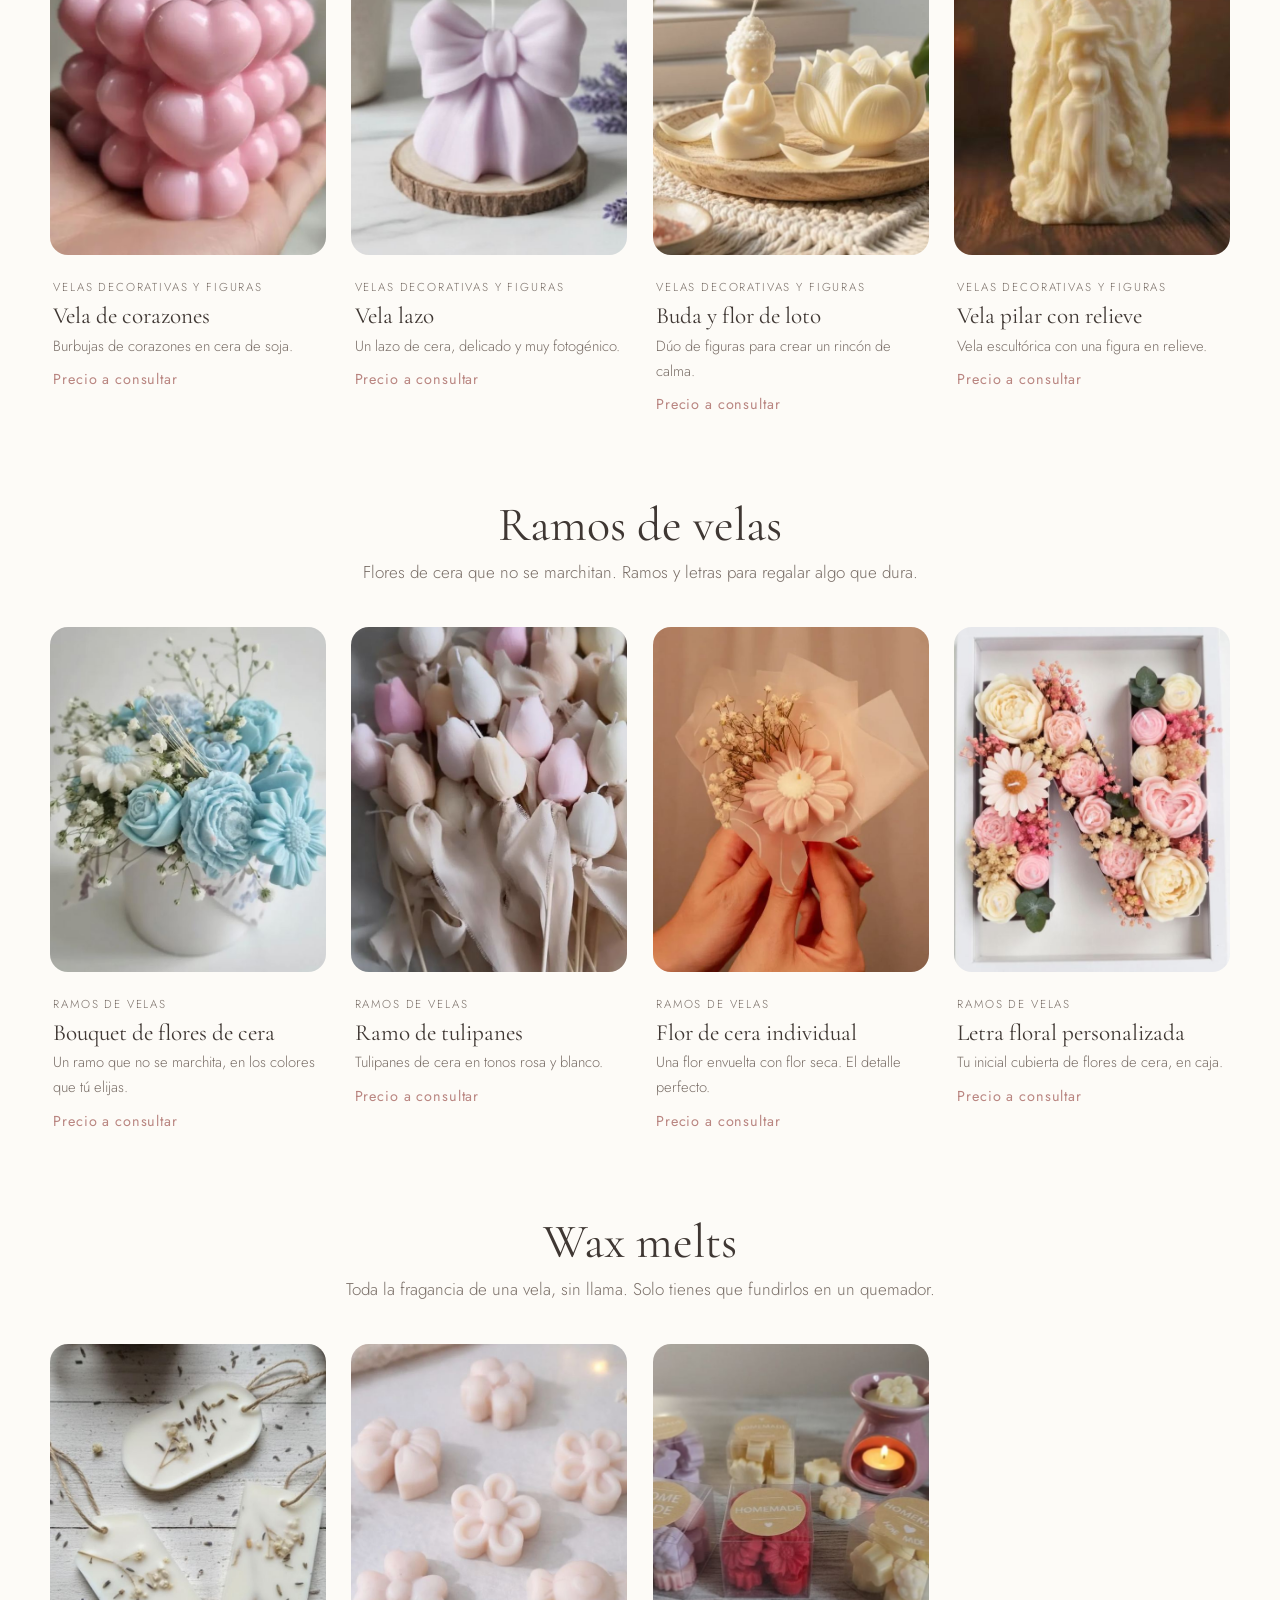
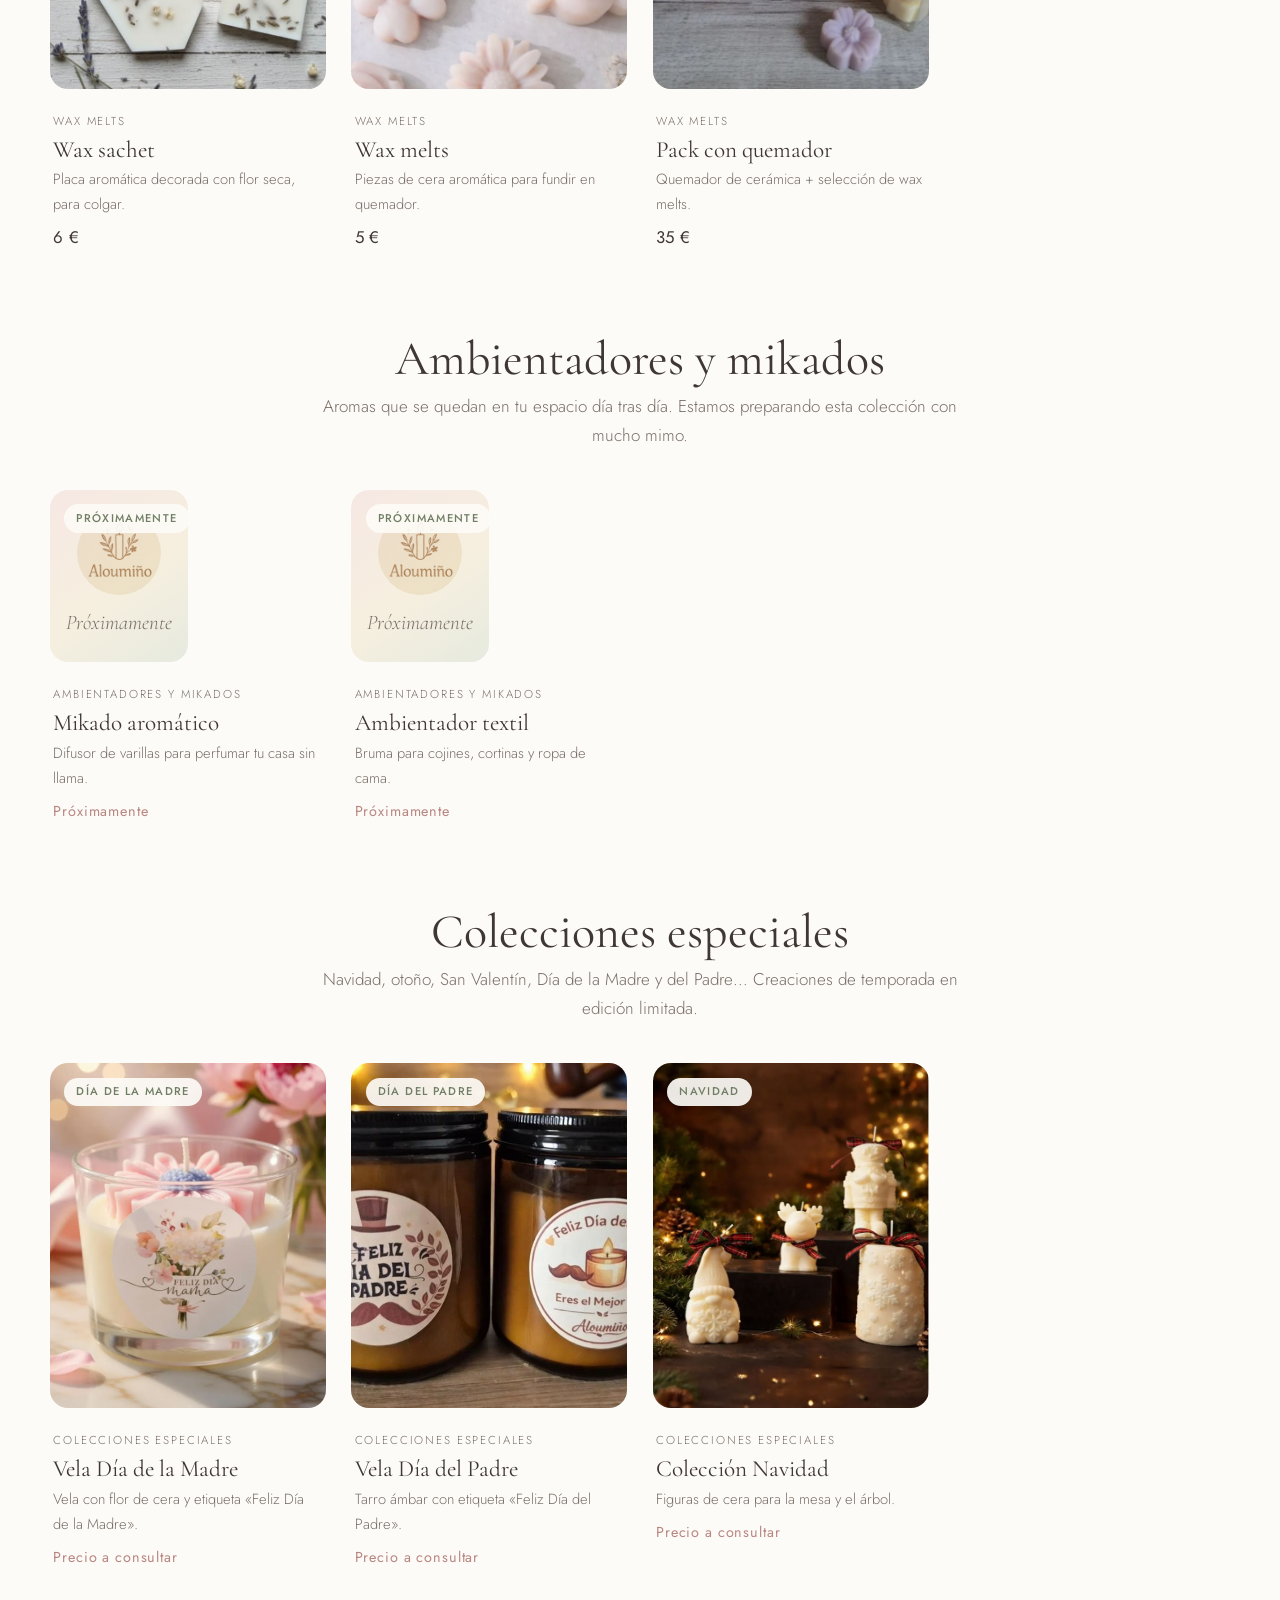
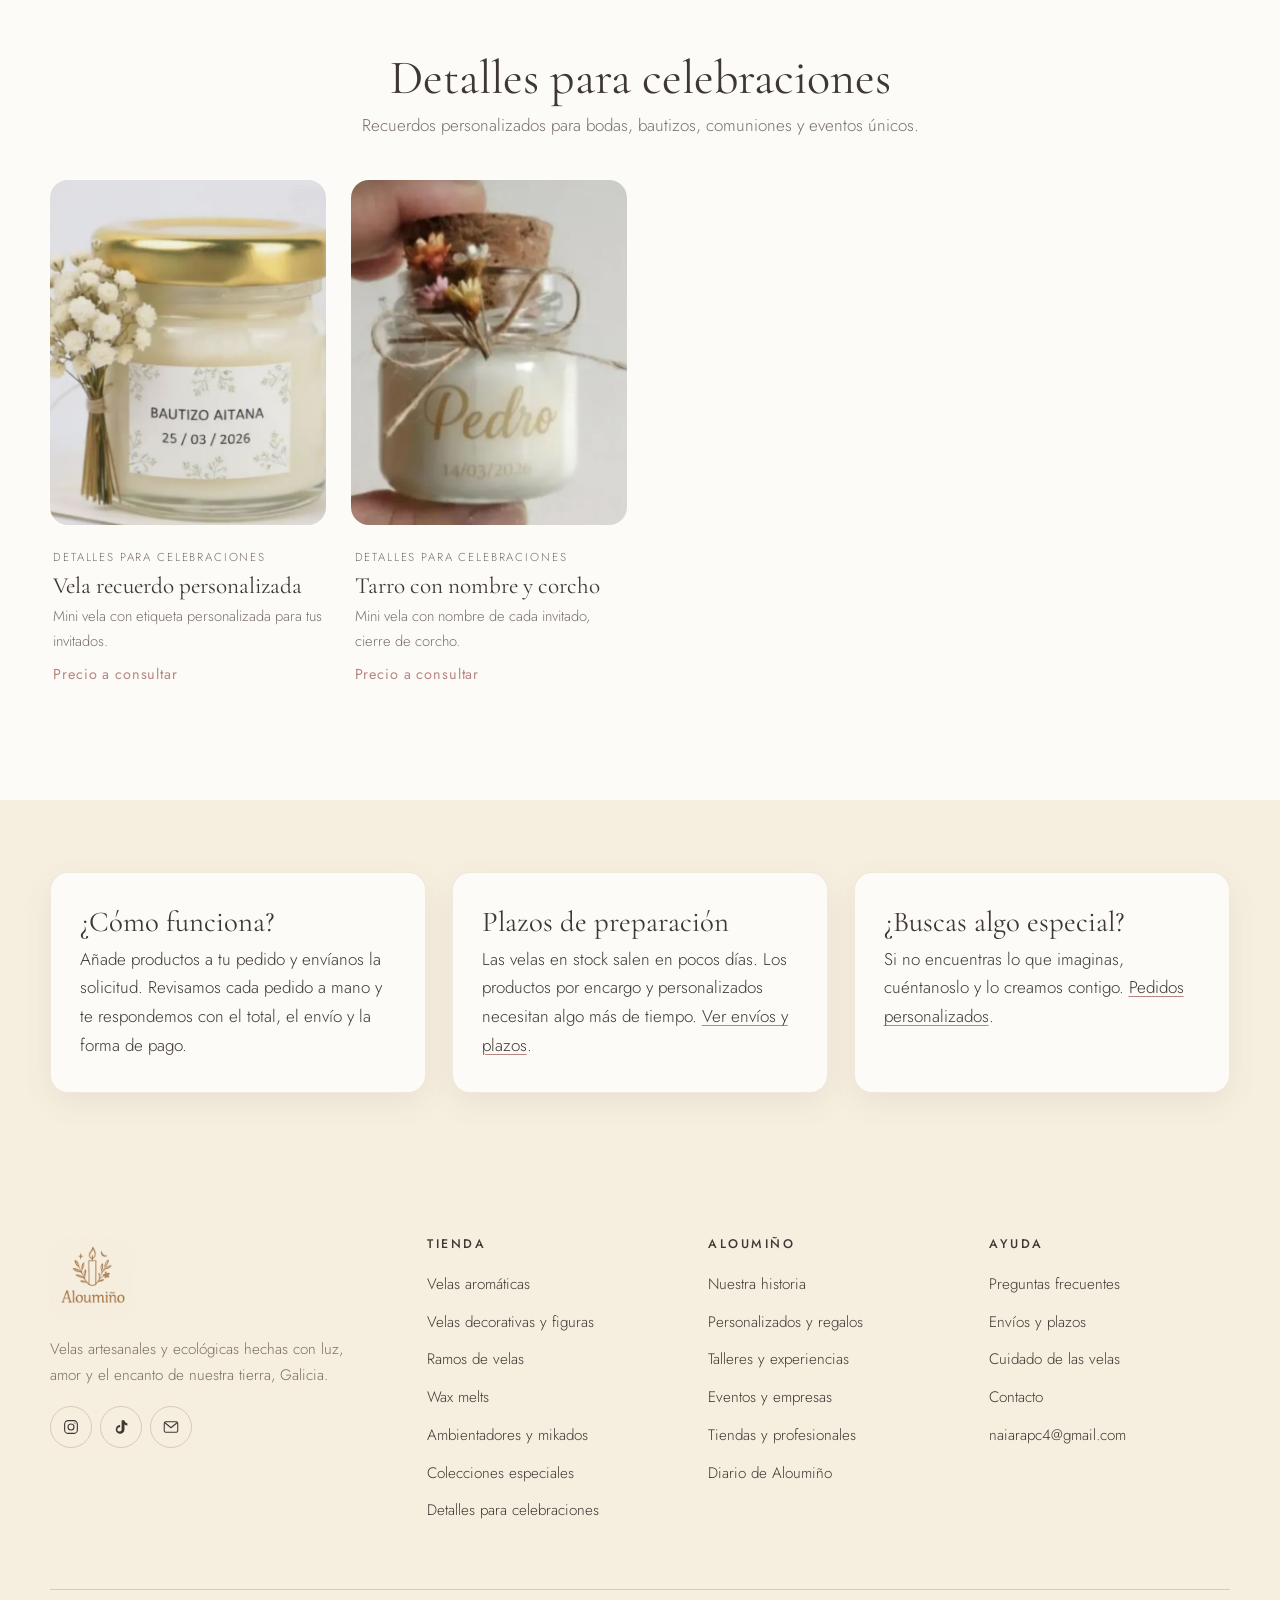
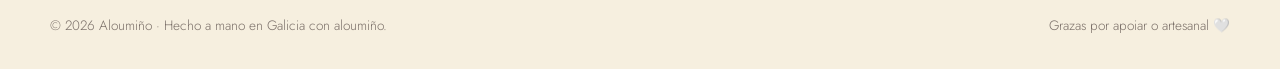
<file: tienda.html>
<!doctype html>
<html lang="es" class="no-js">
<head>
  <meta charset="utf-8">
  <meta name="viewport" content="width=device-width, initial-scale=1">
  <title>Tienda · Aloumiño</title>
  <meta name="description" content="Velas aromáticas, velas decorativas y figuras, ramos de velas, wax melts, ambientadores y colecciones de temporada. Hechas a mano en Galicia.">
  <meta property="og:title" content="Tienda · Aloumiño">
  <meta property="og:image" content="assets/img/vela-lavanda-mansina.jpg">
  <meta name="theme-color" content="#fdfbf7">
  <link rel="icon" type="image/png" href="assets/img/favicon.png">
  <link rel="preconnect" href="https://fonts.googleapis.com">
  <link rel="preconnect" href="https://fonts.gstatic.com" crossorigin>
  <link rel="stylesheet" href="https://fonts.googleapis.com/css2?family=Cormorant+Garamond:ital,wght@0,400;0,500;1,400&family=Jost:wght@300;400;500&display=swap">
  <link rel="stylesheet" href="assets/css/styles.css">
  <script src="assets/js/config.js" defer></script>
  <script src="assets/js/products.js" defer></script>
  <script src="assets/js/main.js" defer></script>
</head>
<body data-page="tienda">
  <a class="skip-link" href="#main">Saltar al contenido</a>
  <header class="site-header" id="site-header"></header>

  <main id="main">
    <section class="page-hero">
      <div class="container">
        <span class="eyebrow">Tienda online</span>
        <h1>Hecho a mano, pensado para ti</h1>
        <p class="lead">Elige tus favoritas, personalízalas y envíanos tu pedido. Te responderemos para confirmar disponibilidad, envío y forma de pago antes de cobrarte nada.</p>
      </div>
    </section>

    <section class="section" style="padding-top:1rem">
      <div class="container" data-shop>
        <div class="filters" data-shop-filters role="toolbar" aria-label="Filtrar por categoría"></div>
        <div data-shop-results aria-live="polite"></div>
        <noscript><p class="center">Activa JavaScript para ver la tienda o escríbenos y te enviamos el catálogo.</p></noscript>
      </div>
    </section>

    <section class="section section--cream section--tight">
      <div class="container">
        <div class="cards">
          <div class="card reveal">
            <h3>¿Cómo funciona?</h3>
            <p>Añade productos a tu pedido y envíanos la solicitud. Revisamos cada pedido a mano y te respondemos con el total, el envío y la forma de pago.</p>
          </div>
          <div class="card reveal">
            <h3>Plazos de preparación</h3>
            <p>Las velas en stock salen en pocos días. Los productos por encargo y personalizados necesitan algo más de tiempo. <a href="faq.html#envios">Ver envíos y plazos</a>.</p>
          </div>
          <div class="card reveal">
            <h3>¿Buscas algo especial?</h3>
            <p>Si no encuentras lo que imaginas, cuéntanoslo y lo creamos contigo. <a href="personalizados.html">Pedidos personalizados</a>.</p>
          </div>
        </div>
      </div>
    </section>
  </main>

  <footer class="site-footer" id="site-footer"></footer>
</body>
</html>
</file>
<file: assets/css/styles.css>
/* ==========================================================================
   Aloumiño · hoja de estilos
   Paleta: blanco roto, crema, beige claro y rosa empolvado, con toques de salvia
   ========================================================================== */

:root {
  --white: #fdfbf7;
  --cream: #f6efdf;
  --beige: #ebe1d1;
  --beige-deep: #d9cab4;
  --rose: #ecd3cd;
  --rose-soft: #f6e8e4;
  --rose-deep: #b98580;
  --sage: #b4bea8;
  --sage-soft: #e6eadf;
  --sage-deep: #6f7e64;
  --ink: #3f3733;
  --muted: #7a6f68;
  --line: #e6dccd;

  --font-display: "Cormorant Garamond", "Times New Roman", serif;
  --font-body: "Jost", "Helvetica Neue", Arial, sans-serif;

  --radius: 18px;
  --radius-sm: 10px;
  --shadow: 0 10px 30px rgba(92, 70, 55, 0.08);
  --shadow-lg: 0 24px 60px rgba(92, 70, 55, 0.16);
  --container: 1180px;
  --header-h: 76px;
}

*,
*::before,
*::after { box-sizing: border-box; }

html { scroll-behavior: smooth; scroll-padding-top: calc(var(--header-h) + 16px); }

body {
  margin: 0;
  font-family: var(--font-body);
  font-weight: 300;
  font-size: 1.0625rem;
  line-height: 1.7;
  color: var(--ink);
  background: var(--white);
  -webkit-font-smoothing: antialiased;
}

img { max-width: 100%; display: block; }
a { color: inherit; text-decoration-color: var(--rose-deep); text-underline-offset: 3px; }
a:hover { color: var(--rose-deep); }
strong { font-weight: 500; }

h1, h2, h3, h4 {
  font-family: var(--font-display);
  font-weight: 400;
  line-height: 1.15;
  margin: 0 0 0.5em;
  color: var(--ink);
}
h1 { font-size: clamp(2.6rem, 6vw, 4.6rem); letter-spacing: 0.01em; }
h2 { font-size: clamp(2rem, 4vw, 3rem); }
h3 { font-size: clamp(1.45rem, 2.4vw, 1.8rem); }
h4 { font-size: 1.3rem; }
p { margin: 0 0 1.1em; }

.container { width: min(100% - 2.5rem, var(--container)); margin-inline: auto; }
.narrow { max-width: 760px; }
.center { text-align: center; margin-inline: auto; }

.eyebrow {
  display: inline-block;
  font-family: var(--font-body);
  font-size: 0.78rem;
  font-weight: 500;
  letter-spacing: 0.22em;
  text-transform: uppercase;
  color: var(--sage-deep);
  margin-bottom: 0.9rem;
}

.lead { font-size: 1.2rem; color: var(--muted); }
.muted { color: var(--muted); }
.script { font-family: var(--font-display); font-style: italic; }

.skip-link {
  position: absolute; left: -999px; top: 0; background: var(--ink); color: var(--white);
  padding: .6rem 1rem; z-index: 200; border-radius: 0 0 8px 0;
}
.skip-link:focus { left: 0; }

:focus-visible { outline: 2px solid var(--rose-deep); outline-offset: 3px; }

/* ---------- Botones ---------- */
.btn {
  --btn-bg: var(--ink);
  --btn-fg: var(--white);
  display: inline-flex; align-items: center; justify-content: center; gap: .5rem;
  padding: .85rem 1.6rem;
  border: 1px solid var(--btn-bg);
  border-radius: 999px;
  background: var(--btn-bg); color: var(--btn-fg);
  font: 400 .92rem/1 var(--font-body);
  letter-spacing: .08em; text-transform: uppercase; text-decoration: none;
  cursor: pointer;
  transition: background .25s, color .25s, border-color .25s, transform .25s;
}
.btn:hover { background: var(--rose-deep); border-color: var(--rose-deep); color: var(--white); transform: translateY(-1px); }
.btn--ghost { --btn-bg: transparent; --btn-fg: var(--ink); border-color: var(--ink); }
.btn--ghost:hover { background: var(--ink); border-color: var(--ink); }
.btn--rose { --btn-bg: var(--rose); --btn-fg: var(--ink); border-color: var(--rose); }
.btn--sage { --btn-bg: var(--sage-deep); border-color: var(--sage-deep); }
.btn--small { padding: .6rem 1.1rem; font-size: .8rem; }
.btn--block { width: 100%; }
.btn[disabled] { opacity: .5; pointer-events: none; }

.link-arrow {
  display: inline-flex; align-items: center; gap: .4rem;
  font-size: .85rem; letter-spacing: .14em; text-transform: uppercase; text-decoration: none; font-weight: 400;
  border-bottom: 1px solid currentColor; padding-bottom: 2px;
}
.link-arrow::after { content: "→"; transition: transform .25s; }
.link-arrow:hover::after { transform: translateX(4px); }

.btn-row { display: flex; flex-wrap: wrap; gap: .8rem; }
.center .btn-row, .btn-row.center { justify-content: center; }

/* ---------- Cabecera ---------- */
.site-header {
  position: sticky; top: 0; z-index: 50;
  background: rgba(253, 251, 247, 0.92);
  backdrop-filter: blur(10px);
  border-bottom: 1px solid transparent;
  transition: border-color .3s, box-shadow .3s;
}
.site-header.is-scrolled { border-color: var(--line); box-shadow: 0 4px 20px rgba(92,70,55,.05); }
.header-inner { display: flex; align-items: center; gap: 1.5rem; min-height: var(--header-h); }

.brand { display: inline-flex; align-items: center; gap: .65rem; text-decoration: none; color: var(--ink); flex-shrink: 0; }
.brand img { width: 46px; height: 46px; border-radius: 12px; object-fit: cover; }
.brand span { font-family: var(--font-display); font-size: 1.75rem; letter-spacing: .02em; line-height: 1; }
.brand small { display: block; font-family: var(--font-body); font-size: .62rem; letter-spacing: .3em; text-transform: uppercase; color: var(--muted); margin-top: 4px; }

.main-nav { margin-left: auto; }
.main-nav ul { list-style: none; margin: 0; padding: 0; display: flex; gap: 1.35rem; }
.main-nav a {
  text-decoration: none; font-size: .86rem; letter-spacing: .06em; font-weight: 400;
  position: relative; padding: .4rem 0; white-space: nowrap;
}
.main-nav a::after {
  content: ""; position: absolute; left: 0; right: 0; bottom: 0; height: 1px;
  background: var(--rose-deep); transform: scaleX(0); transition: transform .3s; transform-origin: left;
}
.main-nav a:hover::after, .main-nav a[aria-current="page"]::after { transform: scaleX(1); }
.main-nav a[aria-current="page"] { color: var(--rose-deep); }

.header-actions { display: flex; align-items: center; gap: .4rem; }
.icon-btn {
  position: relative; display: inline-grid; place-items: center;
  width: 44px; height: 44px; border-radius: 50%;
  border: 0; background: transparent; color: var(--ink); cursor: pointer;
  transition: background .25s;
}
.icon-btn:hover { background: var(--rose-soft); color: var(--ink); }
.icon-btn svg { width: 22px; height: 22px; }
.cart-count {
  position: absolute; top: 4px; right: 2px; min-width: 18px; height: 18px; padding: 0 5px;
  border-radius: 999px; background: var(--rose-deep); color: #fff;
  font-size: .68rem; font-weight: 500; line-height: 18px; text-align: center;
}
.cart-count[hidden] { display: none; }
.menu-toggle { display: none; }

@media (max-width: 1140px) {
  .menu-toggle { display: inline-grid; }
  .main-nav {
    position: fixed; inset: var(--header-h) 0 auto 0; margin: 0;
    background: var(--white); border-bottom: 1px solid var(--line);
    max-height: 0; overflow: hidden; transition: max-height .4s ease;
  }
  .main-nav.is-open { max-height: calc(100vh - var(--header-h)); overflow-y: auto; box-shadow: var(--shadow); }
  .main-nav ul { flex-direction: column; gap: 0; padding: .5rem 1.25rem 1.5rem; }
  .main-nav li { border-bottom: 1px solid var(--line); }
  .main-nav a { display: block; padding: 1rem 0; font-size: 1rem; }
  .main-nav a::after { display: none; }
  .header-actions { margin-left: auto; }
}

/* ---------- Secciones ---------- */
.section { padding: clamp(4rem, 9vw, 7rem) 0; }
.section--tight { padding: clamp(3rem, 6vw, 4.5rem) 0; }
.section--cream { background: var(--cream); }
.section--rose { background: var(--rose-soft); }
.section--sage { background: var(--sage-soft); }
.section--beige { background: var(--beige); }
.section-head { max-width: 680px; margin: 0 auto 3rem; text-align: center; }
.section-head p { color: var(--muted); }

.page-hero {
  padding: clamp(3.5rem, 8vw, 6rem) 0 clamp(3rem, 6vw, 4.5rem);
  background:
    radial-gradient(1000px 400px at 85% -10%, var(--rose-soft), transparent 70%),
    radial-gradient(800px 380px at -10% 110%, var(--sage-soft), transparent 70%),
    var(--white);
  text-align: center;
}
.page-hero h1 { margin-bottom: .3em; }
.page-hero .lead { max-width: 640px; margin: 0 auto; }

/* ---------- Portada ---------- */
.hero {
  position: relative; overflow: hidden;
  padding: clamp(2.5rem, 6vw, 5rem) 0 clamp(4rem, 8vw, 6rem);
  background:
    radial-gradient(900px 500px at 100% 0%, var(--rose-soft), transparent 65%),
    radial-gradient(700px 420px at 0% 100%, var(--cream), transparent 70%),
    var(--white);
}
.hero-grid { display: grid; grid-template-columns: 1.05fr 1fr; gap: clamp(2rem, 5vw, 4.5rem); align-items: center; }
.hero h1 { font-size: clamp(3rem, 7vw, 5.4rem); margin-bottom: .25em; }
.hero h1 em { font-style: italic; color: var(--rose-deep); }
.hero .lead { max-width: 520px; margin-bottom: 2rem; }
.hero-quote { font-family: var(--font-display); font-style: italic; font-size: 1.15rem; color: var(--sage-deep); margin-top: 2.2rem; }

.hero-collage { position: relative; display: grid; grid-template-columns: 1fr 1fr; gap: 1rem; }
.hero-collage figure { margin: 0; overflow: hidden; border-radius: var(--radius); box-shadow: var(--shadow); background: var(--cream); }
.hero-collage img { width: 100%; height: 100%; object-fit: cover; transition: transform 1.2s ease; }
.hero-collage figure:hover img { transform: scale(1.04); }
.hero-collage .c1 { grid-row: span 2; aspect-ratio: 3 / 4.4; border-radius: 200px 200px var(--radius) var(--radius); }
.hero-collage .c2, .hero-collage .c3 { aspect-ratio: 1; }
.hero-badge {
  position: absolute; left: -1.5rem; bottom: 1.5rem;
  background: var(--white); border-radius: 999px; padding: .7rem 1.2rem .7rem .7rem;
  display: flex; align-items: center; gap: .7rem; box-shadow: var(--shadow-lg);
  font-size: .85rem; line-height: 1.3;
}
.hero-badge img { width: 44px; height: 44px; border-radius: 50%; }

@media (max-width: 880px) {
  .hero-grid { grid-template-columns: 1fr; }
  .hero-badge { left: .75rem; }
}

/* Accesos rápidos */
.quick-links { display: grid; grid-template-columns: repeat(3, 1fr); gap: 1.5rem; }
.quick-card {
  position: relative; display: block; overflow: hidden; border-radius: var(--radius);
  text-decoration: none; color: var(--ink); background: var(--white); box-shadow: var(--shadow);
  transition: transform .35s, box-shadow .35s;
}
.quick-card:hover { transform: translateY(-4px); box-shadow: var(--shadow-lg); color: var(--ink); }
.quick-card img { width: 100%; aspect-ratio: 4 / 3; object-fit: cover; }
.quick-card div { padding: 1.4rem 1.5rem 1.6rem; }
.quick-card h3 { margin-bottom: .3rem; }
.quick-card p { color: var(--muted); font-size: .97rem; margin-bottom: 1rem; }
@media (max-width: 820px) { .quick-links { grid-template-columns: 1fr; } }

/* Banda de valores */
.values { display: grid; grid-template-columns: repeat(4, 1fr); gap: 1.5rem; text-align: center; }
.value { padding: 1rem; }
.value-icon {
  width: 58px; height: 58px; margin: 0 auto 1rem; border-radius: 50%;
  display: grid; place-items: center; background: var(--white); color: var(--sage-deep);
}
.value-icon svg { width: 26px; height: 26px; }
.value h4 { margin-bottom: .3rem; }
.value p { font-size: .95rem; color: var(--muted); margin: 0; }
@media (max-width: 880px) { .values { grid-template-columns: repeat(2, 1fr); } }
@media (max-width: 480px) { .values { grid-template-columns: 1fr; } }

/* Bloques imagen + texto */
.split { display: grid; grid-template-columns: 1fr 1fr; gap: clamp(2rem, 6vw, 5rem); align-items: center; }
.split--reverse .split-media { order: 2; }
.split-media { position: relative; }
.split-media img { width: 100%; border-radius: var(--radius); box-shadow: var(--shadow); object-fit: cover; }
.split-media .arch { border-radius: 260px 260px var(--radius) var(--radius); aspect-ratio: 4 / 5; }
.split-media .floating {
  position: absolute; width: 42%; right: -1.5rem; bottom: -2rem;
  border: 8px solid var(--white); border-radius: var(--radius); aspect-ratio: 1;
}
@media (max-width: 880px) {
  .split { grid-template-columns: 1fr; }
  .split--reverse .split-media { order: 0; }
  .split-media .floating { right: .5rem; }
}

.word-def { border-left: 2px solid var(--rose); padding: .4rem 0 .4rem 1.4rem; margin: 2rem 0; }
.word-def .word { font-family: var(--font-display); font-size: 2rem; line-height: 1.1; }
.word-def .phon { color: var(--muted); font-size: .9rem; letter-spacing: .1em; }

/* ---------- Tarjetas de producto ---------- */
.product-grid { display: grid; grid-template-columns: repeat(auto-fill, minmax(250px, 1fr)); gap: 2rem 1.6rem; }
.product-card { display: flex; flex-direction: column; background: transparent; cursor: pointer; text-align: left; border: 0; padding: 0; font: inherit; color: inherit; }
.product-card .media { position: relative; overflow: hidden; border-radius: var(--radius); background: var(--cream); aspect-ratio: 4 / 5; }
.product-card .media > img { width: 100%; height: 100%; object-fit: cover; transition: transform .9s ease; }
.product-card:hover .media > img { transform: scale(1.05); }
.product-card .badge {
  position: absolute; top: .9rem; left: .9rem; z-index: 1;
  padding: .3rem .75rem; border-radius: 999px; background: rgba(253,251,247,.92);
  font-size: .7rem; letter-spacing: .12em; text-transform: uppercase; font-weight: 500; color: var(--sage-deep);
}
.product-card .quick {
  position: absolute; left: .9rem; right: .9rem; bottom: .9rem;
  padding: .7rem; border-radius: 999px; text-align: center;
  background: rgba(63,55,51,.86); color: #fff; font-size: .78rem; letter-spacing: .12em; text-transform: uppercase;
  opacity: 0; transform: translateY(8px); transition: opacity .3s, transform .3s;
}
.product-card:hover .quick, .product-card:focus-visible .quick { opacity: 1; transform: none; }
@media (hover: none) { .product-card .quick { display: none; } }
.product-card .info { padding: 1rem .2rem 0; }
.product-card .cat { font-size: .72rem; letter-spacing: .16em; text-transform: uppercase; color: var(--muted); }
.product-card h3 { font-size: 1.45rem; margin: .2rem 0 .25rem; }
.product-card .aroma { font-size: .92rem; color: var(--muted); margin: 0 0 .35rem; }
.price { font-weight: 400; font-size: 1.05rem; letter-spacing: .02em; }
.price--ask { font-size: .9rem; color: var(--rose-deep); letter-spacing: .06em; }

.placeholder {
  width: 100%; height: 100%; display: flex; flex-direction: column; align-items: center; justify-content: center; text-align: center;
  background: linear-gradient(145deg, var(--rose-soft), var(--cream) 55%, var(--sage-soft));
  color: var(--muted); font-family: var(--font-display); font-style: italic; font-size: 1.3rem; padding: 1rem;
}
.placeholder img { width: 84px; height: 84px; border-radius: 50%; margin-bottom: .6rem; mix-blend-mode: multiply; opacity: .85; }

/* Filtros de tienda */
.filters {
  display: flex; flex-wrap: wrap; gap: .6rem; justify-content: center;
  position: sticky; top: var(--header-h); z-index: 5; padding: 1rem 0; margin-bottom: 2.5rem;
  background: rgba(253,251,247,.95); backdrop-filter: blur(8px);
}
.chip {
  border: 1px solid var(--line); background: var(--white); color: var(--ink);
  padding: .55rem 1.1rem; border-radius: 999px; font: 400 .86rem var(--font-body); letter-spacing: .04em;
  cursor: pointer; transition: all .25s;
}
.chip:hover { border-color: var(--rose-deep); }
.chip[aria-pressed="true"] { background: var(--ink); border-color: var(--ink); color: var(--white); }
@media (max-width: 700px) {
  .filters { flex-wrap: nowrap; overflow-x: auto; justify-content: flex-start; padding-inline: 1.25rem; margin-inline: -1.25rem; scrollbar-width: none; }
  .filters::-webkit-scrollbar { display: none; }
  .chip { flex-shrink: 0; }
}
.category-intro { text-align: center; max-width: 640px; margin: 0 auto 2.5rem; }
.category-intro h2 { margin-bottom: .3rem; }
.category-intro p { color: var(--muted); margin: 0; }
.category-block + .category-block { margin-top: 5rem; }

/* ---------- Modal de producto ---------- */
.modal {
  position: fixed; inset: 0; z-index: 100; display: grid; place-items: center; padding: 1rem;
  background: rgba(63,55,51,.45); backdrop-filter: blur(4px);
  opacity: 0; visibility: hidden; transition: opacity .3s, visibility .3s;
}
.modal.is-open { opacity: 1; visibility: visible; }
.modal-dialog {
  position: relative; width: min(1000px, 100%); max-height: calc(100vh - 2rem); overflow-y: auto;
  background: var(--white); border-radius: var(--radius); box-shadow: var(--shadow-lg);
  display: grid; grid-template-columns: 1fr 1fr;
  transform: translateY(16px); transition: transform .35s;
}
.modal.is-open .modal-dialog { transform: none; }
.modal-close { position: absolute; top: .8rem; right: .8rem; z-index: 2; background: var(--white); }
.modal-gallery { background: var(--cream); }
.modal-gallery .main-img { aspect-ratio: 4 / 5; overflow: hidden; }
.modal-gallery .main-img > img { width: 100%; height: 100%; object-fit: cover; }
.thumbs { display: flex; gap: .5rem; padding: .7rem; }
.thumbs button { width: 64px; height: 64px; padding: 0; border: 2px solid transparent; border-radius: 10px; overflow: hidden; cursor: pointer; background: none; }
.thumbs button[aria-current="true"] { border-color: var(--rose-deep); }
.thumbs img { width: 100%; height: 100%; object-fit: cover; }
.modal-body { padding: clamp(1.5rem, 4vw, 2.6rem); }
.modal-body h2 { font-size: clamp(1.9rem, 3.5vw, 2.5rem); margin-bottom: .2rem; padding-right: 2rem; }
.modal-body .price { font-size: 1.3rem; display: block; margin-bottom: 1.2rem; }
.spec-list { list-style: none; padding: 0; margin: 0 0 1.4rem; border-top: 1px solid var(--line); }
.spec-list li { display: flex; gap: 1rem; padding: .65rem 0; border-bottom: 1px solid var(--line); font-size: .95rem; }
.spec-list li span:first-child { min-width: 110px; color: var(--muted); font-size: .78rem; letter-spacing: .14em; text-transform: uppercase; padding-top: .15rem; }
.option-group { margin-bottom: 1rem; }
.qty { display: inline-flex; align-items: center; border: 1px solid var(--line); border-radius: 999px; }
.qty button { width: 40px; height: 40px; border: 0; background: none; cursor: pointer; font-size: 1.1rem; color: var(--ink); }
.qty input { width: 42px; border: 0; text-align: center; font: inherit; background: transparent; -moz-appearance: textfield; padding: 0; }
.qty input::-webkit-outer-spin-button, .qty input::-webkit-inner-spin-button { -webkit-appearance: none; }
.add-row { display: flex; gap: .8rem; align-items: center; margin-top: 1.2rem; }
.add-row .btn { flex: 1; }
.note { font-size: .88rem; color: var(--muted); margin-top: 1rem; }
@media (max-width: 760px) {
  .modal { padding: 0; align-items: end; }
  .modal-dialog { grid-template-columns: 1fr; max-height: 94vh; border-radius: var(--radius) var(--radius) 0 0; }
  .modal-gallery .main-img { aspect-ratio: 1; }
}

/* ---------- Cesta ---------- */
.drawer {
  position: fixed; top: 0; right: 0; bottom: 0; z-index: 110; width: min(420px, 100%);
  background: var(--white); box-shadow: var(--shadow-lg);
  display: flex; flex-direction: column;
  transform: translateX(100%); visibility: hidden; transition: transform .4s ease, visibility .4s;
}
.drawer.is-open { transform: none; visibility: visible; }
.drawer-backdrop { position: fixed; inset: 0; z-index: 105; background: rgba(63,55,51,.35); opacity: 0; visibility: hidden; transition: opacity .3s, visibility .3s; }
.drawer-backdrop.is-open { opacity: 1; visibility: visible; }
.drawer-head { display: flex; align-items: center; justify-content: space-between; padding: 1.2rem 1.5rem; border-bottom: 1px solid var(--line); }
.drawer-head h3 { margin: 0; }
.drawer-body { flex: 1; overflow-y: auto; padding: 0 1.5rem; }
.drawer-foot { padding: 1.2rem 1.5rem 1.5rem; border-top: 1px solid var(--line); background: var(--cream); }
.drawer-foot[hidden] { display: none; }
.cart-item { display: grid; grid-template-columns: 70px 1fr auto; gap: .9rem; padding: 1rem 0; border-bottom: 1px solid var(--line); }
.cart-item > img, .cart-item > .placeholder { width: 70px; height: 84px; object-fit: cover; border-radius: 10px; font-size: .7rem; padding: .3rem; }
.cart-item > .placeholder img { width: 32px; height: 32px; margin: 0; }
.cart-item h4 { font-size: 1.15rem; margin: 0 0 .15rem; }
.cart-item .opts { font-size: .82rem; color: var(--muted); margin: 0 0 .4rem; line-height: 1.45; }
.cart-item .qty button { width: 30px; height: 30px; }
.cart-item .qty input { width: 30px; font-size: .9rem; }
.cart-item .remove { border: 0; background: none; color: var(--muted); cursor: pointer; font-size: .78rem; text-decoration: underline; padding: 0; margin-left: .6rem; font-family: inherit; }
.cart-item .line-price { font-size: .95rem; white-space: nowrap; }
.cart-total { display: flex; justify-content: space-between; font-size: 1.1rem; margin-bottom: .3rem; }
.cart-empty { text-align: center; color: var(--muted); padding: 3rem 1rem; }
.cart-empty .script { font-size: 1.5rem; color: var(--ink); display: block; margin-bottom: .4rem; }

.toast {
  position: fixed; left: 50%; bottom: 1.5rem; z-index: 120; transform: translate(-50%, 200%);
  background: var(--ink); color: var(--white); padding: .85rem 1.4rem; border-radius: 999px;
  font-size: .92rem; box-shadow: var(--shadow-lg); transition: transform .35s ease; text-align: center;
}
.toast.is-visible { transform: translate(-50%, 0); }

/* ---------- Tarjetas genéricas ---------- */
.cards { display: grid; grid-template-columns: repeat(auto-fit, minmax(260px, 1fr)); gap: 1.6rem; }
.card {
  background: var(--white); border-radius: var(--radius); padding: 2rem 1.8rem;
  box-shadow: var(--shadow); border: 1px solid rgba(230,220,205,.6);
}
.card h3 { margin-bottom: .4rem; }
.card p:last-child { margin-bottom: 0; }
.card .card-icon { width: 48px; height: 48px; border-radius: 50%; display: grid; place-items: center; background: var(--rose-soft); color: var(--rose-deep); margin-bottom: 1.1rem; }
.card .card-icon svg { width: 22px; height: 22px; }
.card--image { padding: 0; overflow: hidden; }
.card--image img { width: 100%; aspect-ratio: 4 / 3; object-fit: cover; }
.card--image .card-content { padding: 1.6rem 1.8rem 1.9rem; }
.card ul { padding-left: 1.1rem; margin: 0 0 1rem; }
.card li { margin-bottom: .3rem; }
.card .tag { display: inline-block; font-size: .72rem; letter-spacing: .14em; text-transform: uppercase; color: var(--sage-deep); margin-bottom: .5rem; }

.steps { counter-reset: step; display: grid; grid-template-columns: repeat(auto-fit, minmax(210px, 1fr)); gap: 1.6rem; }
.step { position: relative; padding-top: 3.4rem; }
.step::before {
  counter-increment: step; content: counter(step, decimal-leading-zero);
  position: absolute; top: 0; left: 0; font-family: var(--font-display); font-size: 2.6rem; line-height: 1; color: var(--rose-deep);
}
.step h4 { margin-bottom: .3rem; }
.step p { color: var(--muted); font-size: .97rem; }

.check-list { list-style: none; padding: 0; margin: 0 0 1.5rem; }
.check-list li { position: relative; padding-left: 1.8rem; margin-bottom: .6rem; }
.check-list li::before { content: ""; position: absolute; left: 0; top: .55em; width: 14px; height: 8px; border-left: 1.5px solid var(--sage-deep); border-bottom: 1.5px solid var(--sage-deep); transform: rotate(-45deg); }

.gallery-strip { display: grid; grid-template-columns: repeat(4, 1fr); gap: 1rem; }
.gallery-strip img { width: 100%; aspect-ratio: 1; object-fit: cover; border-radius: var(--radius-sm); }
@media (max-width: 700px) { .gallery-strip { grid-template-columns: repeat(2, 1fr); } }

.quote-block {
  text-align: center; max-width: 820px; margin: 0 auto;
  font-family: var(--font-display); font-size: clamp(1.6rem, 3.4vw, 2.4rem); line-height: 1.35; font-style: italic;
}
.quote-block cite { display: block; margin-top: 1.2rem; font-family: var(--font-body); font-style: normal; font-size: .82rem; letter-spacing: .2em; text-transform: uppercase; color: var(--muted); }

.cta-band { text-align: center; }
.cta-band h2 { margin-bottom: .4rem; }
.cta-band p { color: var(--muted); max-width: 600px; margin: 0 auto 1.8rem; }

/* ---------- Formularios ---------- */
.form { display: grid; gap: 1.1rem; }
.form-row { display: grid; grid-template-columns: 1fr 1fr; gap: 1.1rem; }
@media (max-width: 620px) { .form-row { grid-template-columns: 1fr; } }
label, .label { display: block; font-size: .78rem; letter-spacing: .14em; text-transform: uppercase; color: var(--muted); margin-bottom: .4rem; font-weight: 400; }
input[type="text"], input[type="email"], input[type="tel"], input[type="date"], input[type="number"], select, textarea {
  width: 100%; padding: .85rem 1rem; border: 1px solid var(--line); border-radius: var(--radius-sm);
  background: var(--white); color: var(--ink); font: 300 1rem var(--font-body);
  transition: border-color .25s, box-shadow .25s;
}
input:focus, select:focus, textarea:focus { outline: none; border-color: var(--rose-deep); box-shadow: 0 0 0 3px rgba(185,133,128,.15); }
textarea { min-height: 140px; resize: vertical; }
label.checkbox { display: flex; gap: .7rem; align-items: flex-start; font-size: .92rem; color: var(--muted); text-transform: none; letter-spacing: 0; }
.checkbox input { margin-top: .35rem; accent-color: var(--rose-deep); }
.hp { position: absolute !important; left: -9999px !important; }
.form-card { background: var(--white); border-radius: var(--radius); padding: clamp(1.6rem, 4vw, 2.6rem); box-shadow: var(--shadow); }
.form-card h3 { margin-bottom: .2rem; }
.form-status { font-size: .95rem; margin: 0; }
.form-status.ok { color: var(--sage-deep); }
.form-status.err { color: #a2524c; }

/* ---------- Contacto ---------- */
.contact-grid { display: grid; grid-template-columns: .85fr 1.15fr; gap: clamp(2rem, 5vw, 4rem); align-items: start; }
@media (max-width: 880px) { .contact-grid { grid-template-columns: 1fr; } }
.contact-list { list-style: none; padding: 0; margin: 0 0 2rem; }
.contact-list li { display: flex; gap: 1rem; align-items: center; padding: 1rem 0; border-bottom: 1px solid var(--line); }
.contact-list svg { width: 22px; height: 22px; color: var(--rose-deep); flex-shrink: 0; }
.contact-list a { text-decoration: none; }

/* ---------- FAQ ---------- */
.faq-group + .faq-group { margin-top: 3rem; }
.faq-group h2 { font-size: 1.9rem; margin-bottom: 1rem; }
details { border-bottom: 1px solid var(--line); }
summary {
  list-style: none; cursor: pointer; padding: 1.2rem 2.5rem 1.2rem 0; position: relative;
  font-family: var(--font-display); font-size: 1.35rem;
}
summary::-webkit-details-marker { display: none; }
summary::after { content: "+"; position: absolute; right: .3rem; top: 50%; transform: translateY(-50%); font-family: var(--font-body); font-weight: 300; font-size: 1.5rem; color: var(--rose-deep); transition: transform .3s; }
details[open] summary::after { transform: translateY(-50%) rotate(45deg); }
details .answer { padding: 0 0 1.3rem; color: var(--muted); }
details .answer p:last-child, details .answer ul:last-child { margin-bottom: 0; }

/* ---------- Diario ---------- */
.post-grid { display: grid; grid-template-columns: repeat(auto-fit, minmax(280px, 1fr)); gap: 2rem; }
.post-card { text-decoration: none; color: inherit; display: block; }
.post-card img { width: 100%; aspect-ratio: 4 / 3; object-fit: cover; border-radius: var(--radius); margin-bottom: 1.1rem; transition: opacity .3s; }
.post-card:hover img { opacity: .9; }
.post-card .meta { font-size: .75rem; letter-spacing: .16em; text-transform: uppercase; color: var(--sage-deep); }
.post-card h3 { margin: .3rem 0 .4rem; }
.post-card p { color: var(--muted); font-size: .97rem; }
.article { max-width: 720px; margin: 0 auto; }
.article + .article { margin-top: 5rem; padding-top: 5rem; border-top: 1px solid var(--line); }
.article .meta { font-size: .75rem; letter-spacing: .16em; text-transform: uppercase; color: var(--sage-deep); }
.article img { width: 100%; border-radius: var(--radius); margin: 1.5rem 0 2rem; aspect-ratio: 16 / 10; object-fit: cover; }
.article h3 { margin-top: 2rem; }
.article ul, .article ol { padding-left: 1.2rem; }
.article li { margin-bottom: .5rem; }

/* ---------- Pie ---------- */
.site-footer { background: var(--cream); padding: 4.5rem 0 2rem; }
.footer-grid { display: grid; grid-template-columns: 1.4fr 1fr 1fr 1fr; gap: 2.5rem; }
.footer-brand img { width: 84px; border-radius: 16px; margin-bottom: 1rem; }
.footer-brand p { color: var(--muted); font-size: .95rem; max-width: 300px; }
.site-footer h4 { font-family: var(--font-body); font-size: .78rem; letter-spacing: .2em; text-transform: uppercase; font-weight: 500; margin-bottom: 1.1rem; }
.site-footer ul { list-style: none; padding: 0; margin: 0; }
.site-footer li { margin-bottom: .55rem; }
.site-footer a { text-decoration: none; font-size: .95rem; }
.socials { display: flex; gap: .5rem; margin-top: 1rem; }
.socials a { width: 42px; height: 42px; border-radius: 50%; display: grid; place-items: center; border: 1px solid var(--beige-deep); transition: all .25s; }
.socials a:hover { background: var(--ink); color: var(--white); border-color: var(--ink); }
.socials svg { width: 18px; height: 18px; }
.footer-bottom { margin-top: 3.5rem; padding-top: 1.5rem; border-top: 1px solid var(--beige-deep); display: flex; flex-wrap: wrap; gap: 1rem; justify-content: space-between; font-size: .85rem; color: var(--muted); }
@media (max-width: 880px) { .footer-grid { grid-template-columns: 1fr 1fr; } }
@media (max-width: 520px) { .footer-grid { grid-template-columns: 1fr; } }

/* ---------- Animaciones ---------- */
.reveal { opacity: 0; transform: translateY(18px); transition: opacity .9s ease, transform .9s ease; }
.reveal.is-visible { opacity: 1; transform: none; }
.no-js .reveal { opacity: 1; transform: none; }
@media (prefers-reduced-motion: reduce) {
  html { scroll-behavior: auto; }
  *, *::before, *::after { transition: none !important; animation: none !important; }
  .reveal { opacity: 1; transform: none; }
}
body.no-scroll { overflow: hidden; }
</file>
